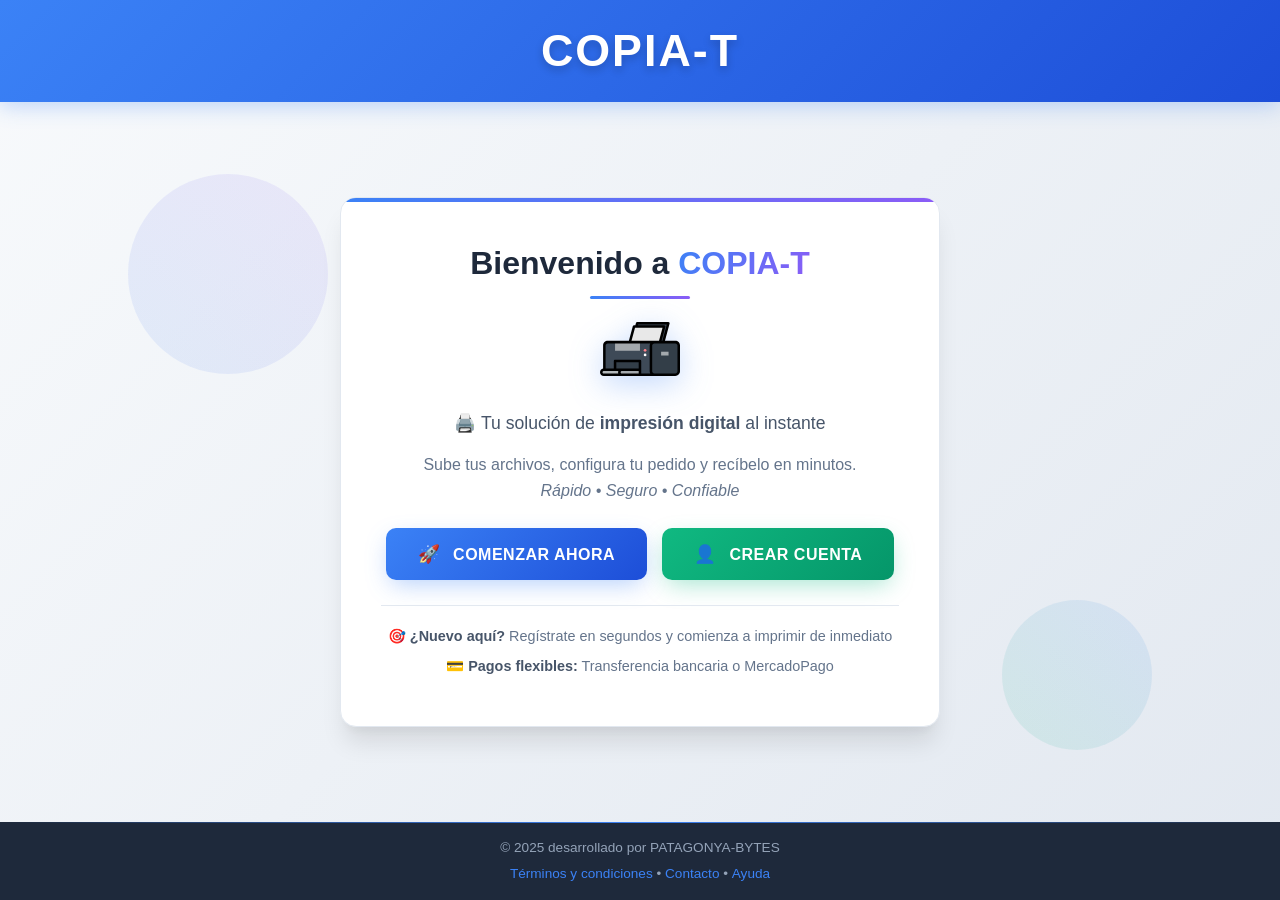
<file: index.html>
<!DOCTYPE html>
<html lang="es">
<head>
    <meta charset="UTF-8">
    <meta name="viewport" content="width=device-width, initial-scale=1.0">
    <title>COPIA-T - Tu Solución de Impresión Digital</title>
    <meta name="description" content="COPIA-T - Servicio de impresión y copiado digital rápido, seguro y confiable. Sube tus archivos y recibe tu pedido en minutos.">    <link rel="stylesheet" href="assets/css/index.css">
    <link rel="icon" href="assets/images/printer-print-svgrepo-com.svg" type="image/svg+xml">
</head>
<body>
    <!-- Partículas animadas de fondo -->
    <div class="particles" id="particles"></div>
    
    <header>
        <h1>COPIA-T</h1>
    </header>
    
    <section>
        <article>
            <h2>Bienvenido a <span class="highlight">COPIA-T</span></h2>
            <img src="assets/images/printer-print-svgrepo-com.svg" alt="COPIA-T Logo" class="logo">
            
            <p>🖨️ Tu solución de <strong>impresión digital</strong> al instante</p>
            <p>Sube tus archivos, configura tu pedido y recíbelo en minutos. <br>
               <em>Rápido • Seguro • Confiable</em></p>

            <div class="buttons">
                <a href="pages/auth/login.html" class="button">
                    <span class="button-icon">🚀</span>
                    Comenzar Ahora
                </a>
                <a href="pages/auth/registro.html" class="button">
                    <span class="button-icon">👤</span>
                    Crear Cuenta
                </a>
            </div>
            
            <!-- Información adicional -->
            <div class="info-extra">
                <p class="info-text">
                    <strong>🎯 ¿Nuevo aquí?</strong> Regístrate en segundos y comienza a imprimir de inmediato
                </p>
                <p class="info-text">
                    <strong>💳 Pagos flexibles:</strong> Transferencia bancaria o MercadoPago
                </p>
            </div>
        </article>
    </section>
      <footer>
        <p>&copy; 2025 desarrollado por PATAGONYA-BYTES</p>
        <p>
            <a href="terms.html">Términos y condiciones</a> • 
            <a href="#" onclick="mostrarContacto()">Contacto</a> • 
            <a href="#" onclick="mostrarAyuda()">Ayuda</a>
        </p>
    </footer>

    <!-- Modal Dialog para Cerrar Sesión -->
    <div id="modal" class="modal-overlay">
        <div class="modal-dialog">
            <div class="modal-header">
                <h3 id="modal-title">Cerrar Sesión</h3>
                <button class="modal-close" onclick="closeModal()">&times;</button>
            </div>
            <div class="modal-body">
                <div id="modal-icon" class="modal-icon confirm">🚪</div>
                <p id="modal-message">¿Estás seguro de que quieres cerrar sesión?</p>
            </div>
            <div class="modal-footer" id="modal-actions">
                <button class="btn btn-secondary" onclick="closeModal()">Cancelar</button>
                <button class="btn btn-primary" onclick="confirmarCerrarSesion()">Cerrar Sesión</button>
            </div>
        </div>
    </div>

    <script>
        // ===== EFECTOS DE PARTÍCULAS =====
        function createParticles() {
            const particles = document.getElementById('particles');
            const particleCount = 20;
            
            for (let i = 0; i < particleCount; i++) {
                const particle = document.createElement('div');
                particle.className = 'particle';
                particle.style.left = Math.random() * 100 + '%';
                particle.style.animationDelay = Math.random() * 15 + 's';
                particle.style.animationDuration = (15 + Math.random() * 10) + 's';
                particles.appendChild(particle);
            }
        }

        // ===== FUNCIONES DE INTERACCIÓN =====
        function mostrarContacto() {
            alert('📧 Contacto: info@copia-t.com\n📞 Teléfono: +54 11 1234-5678\n📍 Dirección: Av. Corrientes 1234, CABA');
        }

        function mostrarAyuda() {
            alert('❓ ¿Necesitas ayuda?\n\n1. Regístrate o inicia sesión\n2. Sube tus archivos PDF\n3. Configura tu pedido\n4. Realiza el pago\n5. ¡Recoge tu pedido!\n\n✨ ¡Es así de fácil!');
        }

        // ===== ANIMACIONES DINÁMICAS =====
        function addDynamicEffects() {
            const logo = document.querySelector('.logo');
            const buttons = document.querySelectorAll('.button');
            
            // Efecto de hover mejorado para el logo
            logo.addEventListener('mouseenter', () => {
                logo.style.filter = 'drop-shadow(0 12px 20px rgba(59, 130, 246, 0.5)) hue-rotate(30deg)';
            });
            
            logo.addEventListener('mouseleave', () => {
                logo.style.filter = 'drop-shadow(0 8px 16px rgba(59, 130, 246, 0.3))';
            });
            
            // Efectos de botones mejorados
            buttons.forEach(button => {
                button.addEventListener('mouseenter', (e) => {
                    e.target.style.transform = 'translateY(-3px) scale(1.02)';
                });
                
                button.addEventListener('mouseleave', (e) => {
                    e.target.style.transform = 'translateY(0) scale(1)';
                });
            });
        }

        // ===== INICIALIZACIÓN =====
        document.addEventListener('DOMContentLoaded', () => {
            createParticles();
            addDynamicEffects();
            
            // Mensaje de bienvenida
            setTimeout(() => {
                console.log('🎉 ¡Bienvenido a COPIA-T! La mejor experiencia de impresión digital te espera.');
            }, 2000);
        });        // ===== DETECTAR USUARIO LOGUEADO =====
        window.addEventListener('load', () => {
            const usuarioLogueado = localStorage.getItem('usuarioLogueado');
            const adminLogueado = localStorage.getItem('adminLogueado');
            const empleadoLogueado = localStorage.getItem('empleadoLogueado');
            
            if (adminLogueado) {
                const admin = JSON.parse(adminLogueado);
                const buttonsDiv = document.querySelector('.buttons');
                buttonsDiv.innerHTML = `
                    <div class="welcome-back">
                        <p>👑 ¡Bienvenido <strong>Administrador</strong>!</p>                        <a href="pages/admin/panelAdmin.html" class="button">
                            <span class="button-icon">🛠️</span>
                            Panel de Administración
                        </a>
                        <a href="pages/orders/crearPedido.html" class="button">
                            <span class="button-icon">🖨️</span>
                            Crear Nuevo Pedido
                        </a>
                        <button onclick="cerrarSesion()" class="button secondary">
                            <span class="button-icon">🚪</span>
                            Cerrar Sesión
                        </button>
                    </div>
                `;
            } else if (empleadoLogueado) {
                const empleado = JSON.parse(empleadoLogueado);
                const buttonsDiv = document.querySelector('.buttons');
                buttonsDiv.innerHTML = `
                    <div class="welcome-back">
                        <p>👨‍💼 ¡Bienvenido <strong>Empleado</strong>!</p>                        <a href="pages/client/panelEmpleado.html" class="button">
                            <span class="button-icon">📋</span>
                            Panel de Empleado
                        </a>
                        <a href="pages/orders/crearPedido.html" class="button">
                            <span class="button-icon">🖨️</span>
                            Crear Nuevo Pedido
                        </a>
                        <button onclick="cerrarSesion()" class="button secondary">
                            <span class="button-icon">🚪</span>
                            Cerrar Sesión
                        </button>
                    </div>
                `;
            } else if (usuarioLogueado) {
                const usuario = JSON.parse(usuarioLogueado);
                const buttonsDiv = document.querySelector('.buttons');
                buttonsDiv.innerHTML = `
                    <div class="welcome-back">
                        <p>👋 ¡Bienvenido de vuelta, <strong>${usuario.nombre || usuario.email}</strong>!</p>                        <a href="pages/orders/crearPedido.html" class="button">
                            <span class="button-icon">🖨️</span>
                            Crear Nuevo Pedido
                        </a>
                        <button onclick="cerrarSesion()" class="button secondary">
                            <span class="button-icon">🚪</span>
                            Cerrar Sesión
                        </button>
                    </div>
                `;
            }
        });        function cerrarSesion() {
            showModal();
        }

        // ===== FUNCIONES DEL MODAL =====
        function showModal() {
            const modal = document.getElementById('modal');
            modal.style.display = 'flex';
            setTimeout(() => {
                modal.classList.add('show');
            }, 10);
        }

        function closeModal() {
            const modal = document.getElementById('modal');
            modal.classList.remove('show');
            setTimeout(() => {
                modal.style.display = 'none';
            }, 300);
        }        function confirmarCerrarSesion() {
            localStorage.removeItem('usuarioLogueado');
            localStorage.removeItem('adminLogueado');
            localStorage.removeItem('empleadoLogueado');
            localStorage.removeItem('pedidoActual');
            localStorage.removeItem('pagoCompleto');
            closeModal();
            setTimeout(() => {
                location.reload();
            }, 300);
        }

        // Cerrar modal al hacer clic fuera de él
        document.addEventListener('DOMContentLoaded', () => {
            const modal = document.getElementById('modal');
            modal.addEventListener('click', (e) => {
                if (e.target === modal) {
                    closeModal();
                }
            });
        });
    </script>
</body>
</html>
</file>
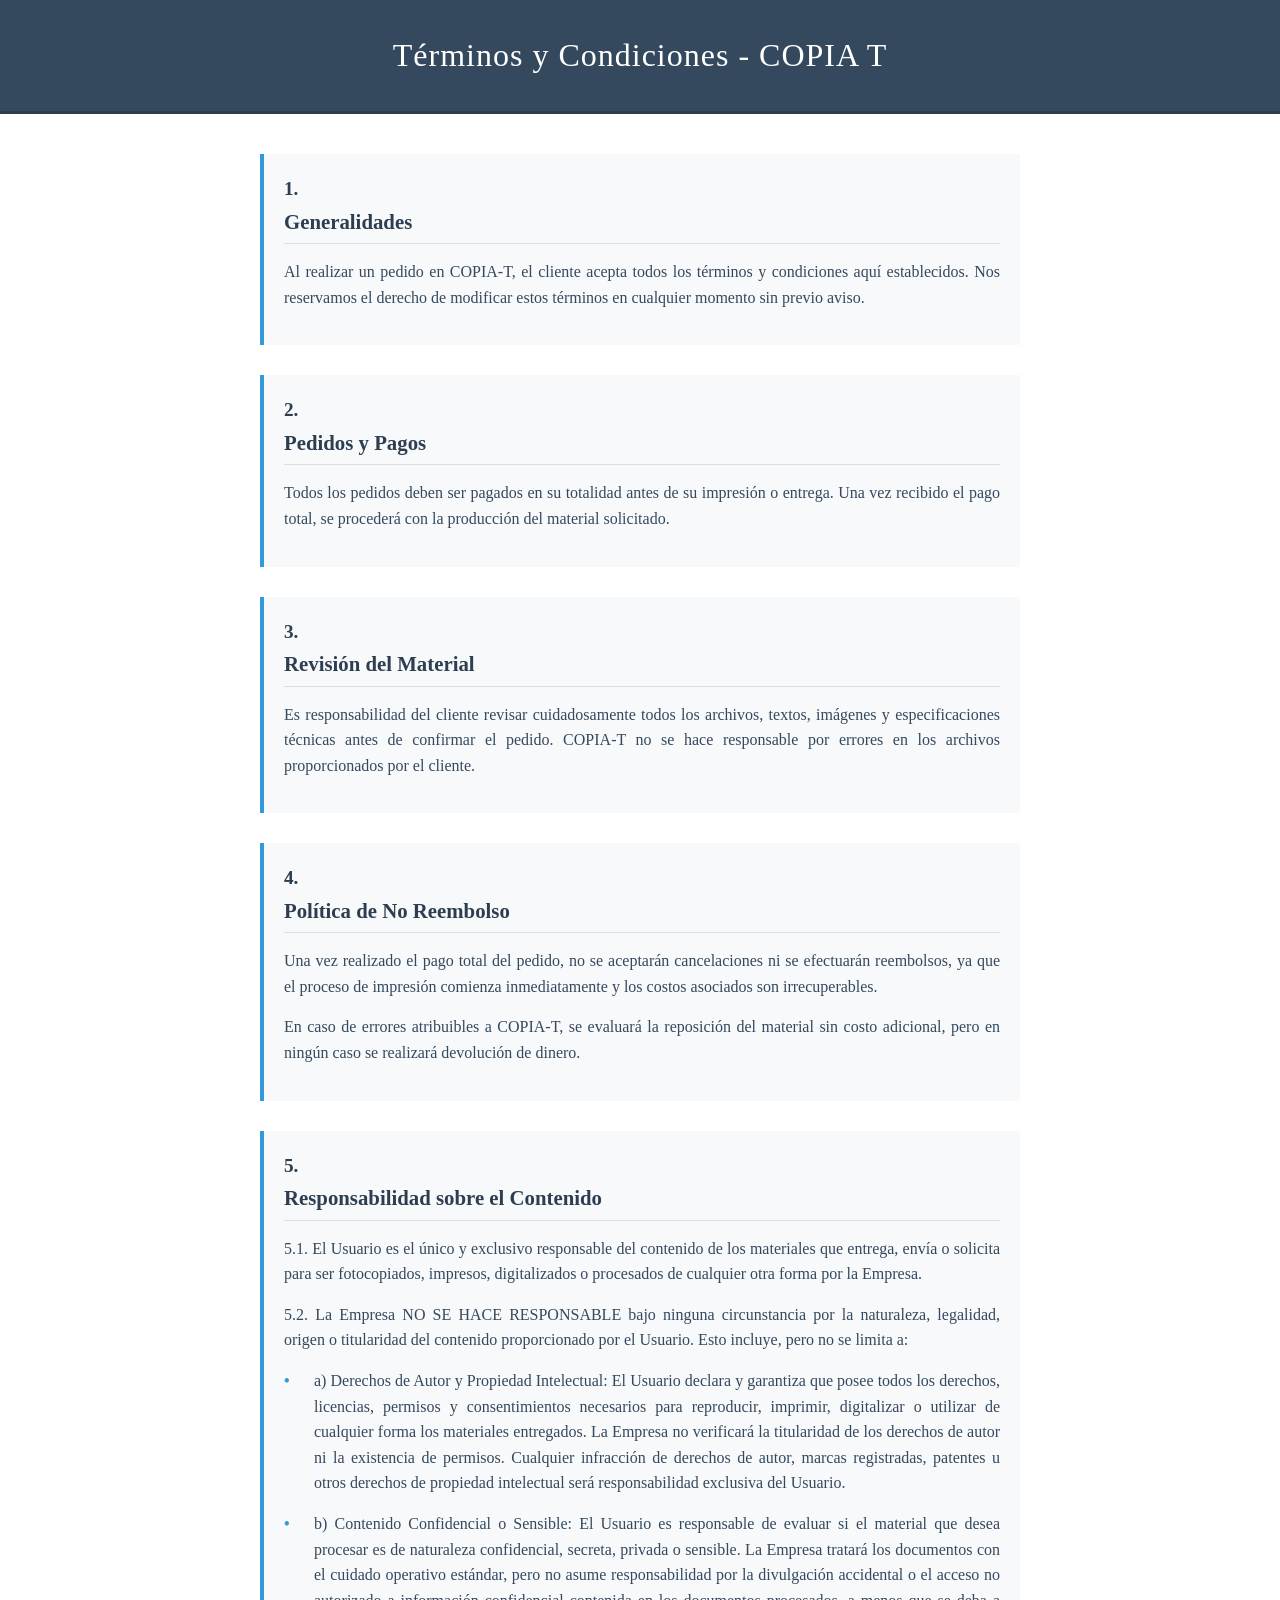
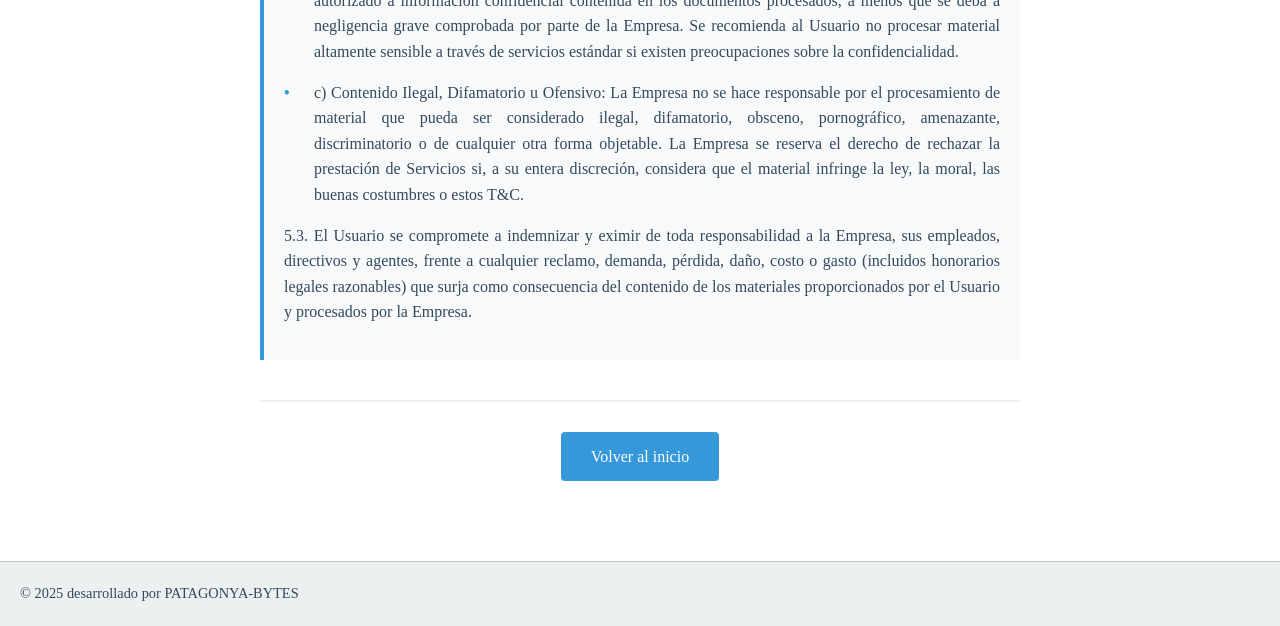
<file: terms.html>
<!DOCTYPE html>
<html lang="en">

<head>
    <meta charset="UTF-8">
    <meta name="viewport" content="width=device-width, initial-scale=1.0">
    <title>Términos y Condiciones</title>    <link rel="stylesheet" href="assets/css/terms.css">
    <link rel="icon" href="assets/images/printer-print-svgrepo-com.svg" type="image/svg+xml">
</head>

<body>
    <header>
        <h1>Términos y Condiciones - COPIA T</h1>
    </header>
    <section>
        <article class="terms-conditions">
            <ol>
                <li>
                    <h2>Generalidades</h2>
                    <p>Al realizar un pedido en COPIA-T, el cliente acepta todos los términos y condiciones aquí
                        establecidos. Nos reservamos el derecho de modificar estos términos en cualquier momento sin
                        previo aviso.</p>
                </li>
                <li>
                    <h2>Pedidos y Pagos</h2>
                    <p>Todos los pedidos deben ser pagados en su totalidad antes de su impresión o entrega. Una vez
                        recibido el pago total, se procederá con la producción del material solicitado.</p>
                </li>
                <li>
                    <h2>Revisión del Material</h2>
                    <p>Es responsabilidad del cliente revisar cuidadosamente todos los archivos, textos, imágenes y
                        especificaciones técnicas antes de confirmar el pedido. COPIA-T no se hace responsable por
                        errores en los archivos proporcionados por el cliente.</p>
                </li>
                <li>
                    <h2>Política de No Reembolso</h2>
                    <p>Una vez realizado el pago total del pedido, no se aceptarán cancelaciones ni se efectuarán
                        reembolsos, ya que el proceso de impresión comienza inmediatamente y los costos asociados son
                        irrecuperables.</p>
                    <p>En caso de errores atribuibles a COPIA-T, se evaluará la reposición del material sin costo
                        adicional, pero en ningún caso se realizará devolución de dinero.</p>
                </li>                <li>
                    <h2>Responsabilidad sobre el Contenido</h2>
                    <p>5.1. El Usuario es el único y exclusivo responsable del contenido de los materiales que
                    entrega, envía o solicita para ser fotocopiados, impresos, digitalizados o procesados de cualquier
                    otra forma por la Empresa.</p>
                    <p>5.2. La Empresa NO SE HACE RESPONSABLE bajo ninguna circunstancia por la naturaleza, legalidad,
                        origen o titularidad del contenido proporcionado por el Usuario. Esto incluye, pero no se limita
                        a:</p>
                    <ul>
                        <li>
                            <p>a) Derechos de Autor y Propiedad Intelectual: El Usuario declara y garantiza que posee
                                todos los derechos, licencias, permisos y consentimientos necesarios para reproducir,
                                imprimir, digitalizar o utilizar de cualquier forma los materiales entregados. La
                                Empresa no verificará la titularidad de los derechos de autor ni la existencia de
                                permisos. Cualquier infracción de derechos de autor, marcas registradas, patentes u
                                otros derechos de propiedad intelectual será responsabilidad exclusiva del Usuario.</p>
                        </li>
                        <li>
                            <p>b) Contenido Confidencial o Sensible: El Usuario es responsable de evaluar si el material
                                que desea procesar es de naturaleza confidencial, secreta, privada o sensible. La
                                Empresa tratará los documentos con el cuidado operativo estándar, pero no asume
                                responsabilidad por la divulgación accidental o el acceso no autorizado a información
                                confidencial contenida en los documentos procesados, a menos que se deba a negligencia
                                grave comprobada por parte de la Empresa. Se recomienda al Usuario no procesar material
                                altamente sensible a través de servicios estándar si existen preocupaciones sobre la
                                confidencialidad.</p>
                        </li>
                        <li>
                            <p>c) Contenido Ilegal, Difamatorio u Ofensivo: La Empresa no se hace responsable por el
                                procesamiento de material que pueda ser considerado ilegal, difamatorio, obsceno,
                                pornográfico, amenazante, discriminatorio o de cualquier otra forma objetable. La
                                Empresa se reserva el derecho de rechazar la prestación de Servicios si, a su entera
                                discreción, considera que el material infringe la ley, la moral, las buenas costumbres o
                                estos T&C.</p>
                        </li>
                    </ul>                    <p>5.3. El Usuario se compromete a indemnizar y eximir de toda responsabilidad a la Empresa, sus
                        empleados, directivos y agentes, frente a cualquier reclamo, demanda, pérdida, daño, costo o
                        gasto (incluidos honorarios legales razonables) que surja como consecuencia del contenido de los
                        materiales proporcionados por el Usuario y procesados por la Empresa.</p>
                </li>
            </ol>
            
            <div class="action-buttons">
                <a href="index.html" class="btn-back">Volver al inicio</a>
            </div>
        </article>    </section>
    <footer>
        <p>&copy; 2025 desarrollado por PATAGONYA-BYTES</p>
    </footer>
</body>

</html>
</file>
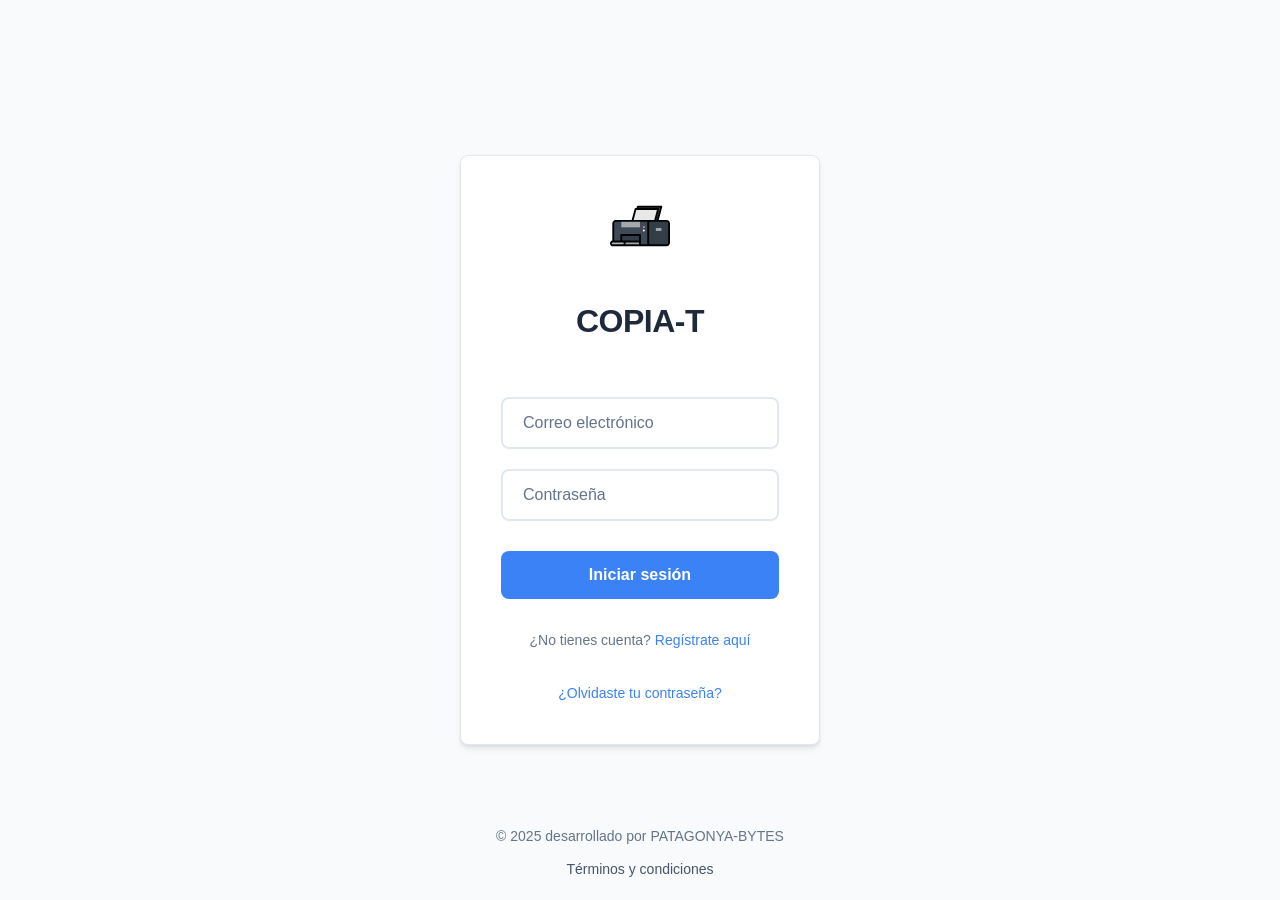
<file: pages/admin/panelAdmin.html>
<!DOCTYPE html>
<html lang="es">

<head>
    <meta charset="UTF-8">
    <meta name="viewport" content="width=device-width, initial-scale=1.0">
    <title>Panel de Administración - COPIA-T</title>    <link rel="stylesheet" href="../../assets/css/panelAdmin.css">
    <link rel="icon" href="../../assets/images/printer-print-svgrepo-com.svg" type="image/svg+xml">
</head>

<body>
    <header>
        <div class="header-content">
            <img src="../../assets/images/printer-print-svgrepo-com.svg" alt="COPIA-T Logo" class="header-logo">
            <h1>🛠️ Panel de Administración - COPIA-T</h1>
            <div class="header-actions">
                <button onclick="cerrarSesion()" class="logout-btn">
                    <span>🚪</span> Cerrar Sesión
                </button>
            </div>
        </div>
    </header>
    <main>
        <section class="orders-management">
            <div class="orders-header">
                <h2>📋 Gestión de Pedidos (Admin)</h2>
                <div class="orders-controls">
                    <select id="filtroEstado" class="filter-select">
                        <option value="">Todos los estados</option>
                        <option value="pendiente">Pendiente</option>
                        <option value="en_proceso">En Proceso</option>
                        <option value="completado">Completado</option>
                        <option value="cancelado">Cancelado</option>
                    </select>
                    <button onclick="actualizarPedidos()" class="refresh-btn">🔄 Actualizar</button>
                </div>
            </div>

            <div class="orders-table">
                <table id="tablaPedidos">
                    <thead>
                        <tr>
                            <th>N° Pedido</th>
                            <th>Cliente</th>
                            <th>Estado</th>
                            <th>Fecha</th>
                            <th>Total</th>
                            <th>Empleado</th>
                            <th>Acciones</th>
                        </tr>
                    </thead>
                    <tbody id="listaPedidos">
                        <!-- Los pedidos se cargarán dinámicamente -->
                    </tbody>
                </table>
            </div>
        </section>        <section class="admin-tools">
            <h3>🛠️ Herramientas de Administración</h3>
            <div class="tools-grid">
                <div class="tool-card">
                    <div class="card-icon">👨‍💼</div>
                    <h4>Gestionar Empleados</h4>
                    <p>Administrar personal y permisos</p>
                    <button onclick="mostrarGestionEmpleados()" class="tool-button">Gestionar</button>
                </div>
                <div class="tool-card">
                    <div class="card-icon">💰</div>
                    <h4>Gestionar Precios</h4>
                    <p>Configurar tarifas y costos</p>
                    <button onclick="mostrarGestionPrecios()" class="tool-button">Configurar</button>
                </div>
            </div>
        </section>

        <!-- Modal para Gestión de Empleados -->
        <div id="modalEmpleados" class="modal-overlay" style="display: none;">
            <div class="modal-dialog">
                <div class="modal-header">
                    <h3>👥 Gestión de Empleados</h3>
                    <button class="modal-close" onclick="cerrarModal('modalEmpleados')">&times;</button>
                </div>
                <div class="modal-body">
                    <div class="empleados-controls">
                        <button onclick="agregarEmpleado()" class="btn btn-primary">➕ Agregar Empleado</button>
                    </div>
                    <table id="tablaEmpleados" class="modal-table">
                        <thead>
                            <tr>
                                <th>ID</th>
                                <th>Nombre</th>
                                <th>Email</th>
                                <th>Estado</th>
                                <th>Acciones</th>
                            </tr>
                        </thead>
                        <tbody id="listaEmpleados">
                            <!-- Se cargará dinámicamente -->
                        </tbody>
                    </table>
                </div>
            </div>
        </div>

        <!-- Modal para Gestión de Precios -->
        <div id="modalPrecios" class="modal-overlay" style="display: none;">
            <div class="modal-dialog">
                <div class="modal-header">
                    <h3>💰 Gestión de Precios</h3>
                    <button class="modal-close" onclick="cerrarModal('modalPrecios')">&times;</button>
                </div>
                <div class="modal-body">
                    <div class="precios-grid">
                        <div class="precio-item">
                            <label>Impresión A4 B/N:</label>
                            <input type="number" id="precioA4BN" value="50" step="10"> pesos
                        </div>
                        <div class="precio-item">
                            <label>Impresión A4 Color:</label>
                            <input type="number" id="precioA4Color" value="150" step="10"> pesos
                        </div>
                        <div class="precio-item">
                            <label>Impresión A3 B/N:</label>
                            <input type="number" id="precioA3BN" value="100" step="10"> pesos
                        </div>
                        <div class="precio-item">
                            <label>Impresión A3 Color:</label>
                            <input type="number" id="precioA3Color" value="300" step="10"> pesos
                        </div>
                    </div>
                    <div class="modal-footer">
                        <button onclick="guardarPrecios()" class="btn btn-primary">💾 Guardar Cambios</button>
                    </div>
                </div>
            </div>        </div>

        <!-- Modal para Agregar Empleado -->
        <div id="modalAgregarEmpleado" class="modal-overlay" style="display: none;">
            <div class="modal-dialog">
                <div class="modal-header">
                    <h3>➕ Agregar Empleado</h3>
                    <button class="modal-close" onclick="cerrarModal('modalAgregarEmpleado')">&times;</button>
                </div>
                <div class="modal-body">
                    <div class="form-group">
                        <label for="nombreEmpleado">Nombre del Empleado:</label>
                        <input type="text" id="nombreEmpleado" class="form-input" placeholder="Ingrese el nombre completo">
                    </div>
                    <div class="form-group">
                        <label for="emailEmpleado">Email del Empleado:</label>
                        <input type="email" id="emailEmpleado" class="form-input" placeholder="empleado@copia-t.com">
                    </div>
                </div>
                <div class="modal-footer">
                    <button onclick="cerrarModal('modalAgregarEmpleado')" class="btn btn-secondary">Cancelar</button>
                    <button onclick="confirmarAgregarEmpleado()" class="btn btn-primary">➕ Agregar</button>
                </div>
            </div>
        </div>

        <!-- Modal para Editar Empleado -->
        <div id="modalEditarEmpleado" class="modal-overlay" style="display: none;">
            <div class="modal-dialog">
                <div class="modal-header">
                    <h3>✏️ Editar Empleado</h3>
                    <button class="modal-close" onclick="cerrarModal('modalEditarEmpleado')">&times;</button>
                </div>
                <div class="modal-body">
                    <div class="form-group">
                        <label for="editarNombreEmpleado">Nombre del Empleado:</label>
                        <input type="text" id="editarNombreEmpleado" class="form-input">
                    </div>
                    <div class="form-group">
                        <label for="editarEmailEmpleado">Email del Empleado:</label>
                        <input type="email" id="editarEmailEmpleado" class="form-input">
                    </div>
                </div>
                <div class="modal-footer">
                    <button onclick="cerrarModal('modalEditarEmpleado')" class="btn btn-secondary">Cancelar</button>
                    <button onclick="confirmarEditarEmpleado()" class="btn btn-primary">💾 Guardar</button>
                </div>
            </div>
        </div>

        <!-- Modal de Confirmación -->
        <div id="modalConfirmacion" class="modal-overlay" style="display: none;">
            <div class="modal-dialog modal-small">
                <div class="modal-header">
                    <h3 id="tituloConfirmacion">Confirmar Acción</h3>
                    <button class="modal-close" onclick="cerrarModal('modalConfirmacion')">&times;</button>
                </div>
                <div class="modal-body">
                    <div class="confirmacion-icon">⚠️</div>
                    <p id="mensajeConfirmacion">¿Estás seguro de realizar esta acción?</p>
                </div>
                <div class="modal-footer">
                    <button onclick="cerrarModal('modalConfirmacion')" class="btn btn-secondary">Cancelar</button>
                    <button id="btnConfirmar" onclick="ejecutarAccionConfirmada()" class="btn btn-danger">Confirmar</button>
                </div>
            </div>
        </div>
    </main>

    <footer>
        <div class="footer-content">
            <p>&copy; 2025 desarrollado por PATAGONYA-BYTES</p>
            <p>Panel de <strong>Administrador</strong></p>
        </div>
    </footer>

    <script>
        // Datos de ejemplo de pedidos con información de empleado
        const pedidosEjemplo = [
            {
                id: 22343,
                cliente: "Juan Pérez",
                estado: "pendiente",
                fecha: "2025-06-16",
                total: "$15.500",
                empleado: "Ana García",
                detalles: {
                    email: "juan.perez@email.com",
                    telefono: "+54 11 1234-5678",
                    archivo: "documento_importante.pdf",
                    cantidad: 25,
                    tipoImpresion: "A4 Color",
                    observaciones: "Urgente para reunión de mañana"
                }
            },
            {
                id: 22344,
                cliente: "María González",
                estado: "en_proceso",
                fecha: "2025-06-16",
                total: "$8.200",
                empleado: "Carlos López",
                detalles: {
                    email: "maria.gonzalez@email.com",
                    telefono: "+54 11 9876-5432",
                    archivo: "presentacion_empresa.pptx",
                    cantidad: 50,
                    tipoImpresion: "A4 B/N",
                    observaciones: "Imprimir en ambas caras"
                }
            },
            {
                id: 22345,
                cliente: "Carlos Rodríguez",
                estado: "completado",
                fecha: "2025-06-15",
                total: "$22.750",
                empleado: "Laura Martín",
                detalles: {
                    email: "carlos.rodriguez@email.com",
                    telefono: "+54 11 5555-1234",
                    archivo: "manual_usuario.docx",
                    cantidad: 100,
                    tipoImpresion: "A4 Color",
                    observaciones: "Encuadernar con espiral"
                }
            }
        ];

        // Datos de ejemplo de empleados
        const empleadosEjemplo = [
            { id: 1, nombre: "Ana García", email: "ana.garcia@copia-t.com", estado: "activo" },
            { id: 2, nombre: "Carlos López", email: "carlos.lopez@copia-t.com", estado: "activo" },
            { id: 3, nombre: "Laura Martín", email: "laura.martin@copia-t.com", estado: "inactivo" },
            { id: 4, nombre: "Diego Fernández", email: "diego.fernandez@copia-t.com", estado: "activo" }
        ];

        // Función para cerrar sesión
        function cerrarSesion() {
            if (confirm('¿Estás seguro de que quieres cerrar sesión de administrador?')) {
                localStorage.removeItem('adminLogueado');
                localStorage.removeItem('usuarioLogueado');
                localStorage.removeItem('empleadoLogueado');
                window.location.href = '../auth/login.html';
            }
        }

        // Función para cambiar estado del pedido
        function cambiarEstado(pedidoId, nuevoEstado) {
            console.log(`Admin cambiando estado del pedido ${pedidoId} a ${nuevoEstado}`);
            cargarPedidos();
        }

        // Función para mostrar/ocultar detalles del pedido
        function toggleDetalles(pedidoId) {
            const detallesRow = document.getElementById(`detalles-${pedidoId}`);
            if (detallesRow.style.display === 'none' || detallesRow.style.display === '') {
                detallesRow.style.display = 'table-row';
            } else {
                detallesRow.style.display = 'none';
            }
        }

        // Función para cargar y mostrar pedidos
        function cargarPedidos() {
            const tbody = document.getElementById('listaPedidos');
            const filtroEstado = document.getElementById('filtroEstado').value;
            
            let pedidosFiltrados = pedidosEjemplo;
            if (filtroEstado) {
                pedidosFiltrados = pedidosEjemplo.filter(pedido => pedido.estado === filtroEstado);
            }

            tbody.innerHTML = '';

            pedidosFiltrados.forEach(pedido => {
                // Fila principal del pedido
                const row = document.createElement('tr');
                row.innerHTML = `
                    <td>#${pedido.id}</td>
                    <td>${pedido.cliente}</td>
                    <td>
                        <select onchange="cambiarEstado(${pedido.id}, this.value)" class="estado-select estado-${pedido.estado}">
                            <option value="pendiente" ${pedido.estado === 'pendiente' ? 'selected' : ''}>Pendiente</option>
                            <option value="en_proceso" ${pedido.estado === 'en_proceso' ? 'selected' : ''}>En Proceso</option>
                            <option value="completado" ${pedido.estado === 'completado' ? 'selected' : ''}>Completado</option>
                            <option value="cancelado" ${pedido.estado === 'cancelado' ? 'selected' : ''}>Cancelado</option>
                        </select>
                    </td>
                    <td>${pedido.fecha}</td>
                    <td>${pedido.total}</td>
                    <td>${pedido.empleado}</td>
                    <td>
                        <button onclick="toggleDetalles(${pedido.id})" class="details-btn">
                            👁️ Ver Detalles
                        </button>
                    </td>
                `;
                tbody.appendChild(row);

                // Fila de detalles (inicialmente oculta)
                const detallesRow = document.createElement('tr');
                detallesRow.id = `detalles-${pedido.id}`;
                detallesRow.className = 'detalles-row';
                detallesRow.style.display = 'none';
                detallesRow.innerHTML = `
                    <td colspan="7">
                        <div class="detalles-content">
                            <h4>Detalles del Pedido #${pedido.id}</h4>
                            <div class="detalles-grid">
                                <div class="detalle-item">
                                    <strong>Email:</strong> ${pedido.detalles.email}
                                </div>
                                <div class="detalle-item">
                                    <strong>Teléfono:</strong> ${pedido.detalles.telefono}
                                </div>
                                <div class="detalle-item">
                                    <strong>Archivo:</strong> ${pedido.detalles.archivo}
                                </div>
                                <div class="detalle-item">
                                    <strong>Cantidad:</strong> ${pedido.detalles.cantidad} hojas
                                </div>
                                <div class="detalle-item">
                                    <strong>Tipo de Impresión:</strong> ${pedido.detalles.tipoImpresion}
                                </div>
                                <div class="detalle-item">
                                    <strong>Empleado Asignado:</strong> ${pedido.empleado}
                                </div>
                                <div class="detalle-item">
                                    <strong>Observaciones:</strong> ${pedido.detalles.observaciones}
                                </div>
                            </div>
                        </div>
                    </td>
                `;
                tbody.appendChild(detallesRow);
            });
        }

        // Función para actualizar pedidos
        function actualizarPedidos() {
            cargarPedidos();
        }

        // ===== GESTIÓN DE EMPLEADOS =====
        function mostrarGestionEmpleados() {
            document.getElementById('modalEmpleados').style.display = 'flex';
            cargarEmpleados();
        }

        function cargarEmpleados() {
            const tbody = document.getElementById('listaEmpleados');
            tbody.innerHTML = '';

            empleadosEjemplo.forEach(empleado => {
                const row = document.createElement('tr');
                row.innerHTML = `
                    <td>${empleado.id}</td>
                    <td>${empleado.nombre}</td>
                    <td>${empleado.email}</td>
                    <td>
                        <span class="estado-badge estado-${empleado.estado}">${empleado.estado}</span>
                    </td>
                    <td>
                        <button onclick="editarEmpleado(${empleado.id})" class="btn btn-small">✏️ Editar</button>
                        <button onclick="eliminarEmpleado(${empleado.id})" class="btn btn-small btn-danger">🗑️ Eliminar</button>
                    </td>
                `;
                tbody.appendChild(row);
            });
        }        function agregarEmpleado() {
            document.getElementById('nombreEmpleado').value = '';
            document.getElementById('emailEmpleado').value = '';
            document.getElementById('modalAgregarEmpleado').style.display = 'flex';
        }

        function confirmarAgregarEmpleado() {
            const nombre = document.getElementById('nombreEmpleado').value.trim();
            const email = document.getElementById('emailEmpleado').value.trim();
            
            if (nombre && email) {
                const nuevoEmpleado = {
                    id: empleadosEjemplo.length + 1,
                    nombre: nombre,
                    email: email,
                    estado: 'activo'
                };
                empleadosEjemplo.push(nuevoEmpleado);
                cargarEmpleados();
                cerrarModal('modalAgregarEmpleado');
                mostrarNotificacion('✅ Empleado agregado exitosamente');
            } else {
                mostrarNotificacion('⚠️ Por favor complete todos los campos', 'error');
            }
        }        let empleadoEditandoId = null;

        function editarEmpleado(id) {
            const empleado = empleadosEjemplo.find(e => e.id === id);
            if (empleado) {
                empleadoEditandoId = id;
                document.getElementById('editarNombreEmpleado').value = empleado.nombre;
                document.getElementById('editarEmailEmpleado').value = empleado.email;
                document.getElementById('modalEditarEmpleado').style.display = 'flex';
            }
        }

        function confirmarEditarEmpleado() {
            const nuevoNombre = document.getElementById('editarNombreEmpleado').value.trim();
            const nuevoEmail = document.getElementById('editarEmailEmpleado').value.trim();
            
            if (nuevoNombre && nuevoEmail && empleadoEditandoId) {
                const empleado = empleadosEjemplo.find(e => e.id === empleadoEditandoId);
                if (empleado) {
                    empleado.nombre = nuevoNombre;
                    empleado.email = nuevoEmail;
                    cargarEmpleados();
                    cerrarModal('modalEditarEmpleado');
                    mostrarNotificacion('✅ Empleado actualizado exitosamente');
                    empleadoEditandoId = null;
                }
            } else {
                mostrarNotificacion('⚠️ Por favor complete todos los campos', 'error');
            }
        }        let empleadoEliminarId = null;
        let accionConfirmada = null;

        function eliminarEmpleado(id) {
            const empleado = empleadosEjemplo.find(e => e.id === id);
            if (empleado) {
                empleadoEliminarId = id;
                accionConfirmada = () => {
                    const index = empleadosEjemplo.findIndex(e => e.id === empleadoEliminarId);
                    if (index > -1) {
                        empleadosEjemplo.splice(index, 1);
                        cargarEmpleados();
                        mostrarNotificacion('✅ Empleado eliminado exitosamente');
                        empleadoEliminarId = null;
                    }
                };
                
                document.getElementById('tituloConfirmacion').textContent = '🗑️ Eliminar Empleado';
                document.getElementById('mensajeConfirmacion').textContent = `¿Estás seguro de eliminar al empleado "${empleado.nombre}"? Esta acción no se puede deshacer.`;
                document.getElementById('modalConfirmacion').style.display = 'flex';
            }
        }

        function ejecutarAccionConfirmada() {
            if (accionConfirmada) {
                accionConfirmada();
                accionConfirmada = null;
            }
            cerrarModal('modalConfirmacion');
        }

        // ===== GESTIÓN DE PRECIOS =====
        function mostrarGestionPrecios() {
            document.getElementById('modalPrecios').style.display = 'flex';
        }        function guardarPrecios() {
            const precios = {
                a4bn: document.getElementById('precioA4BN').value,
                a4color: document.getElementById('precioA4Color').value,
                a3bn: document.getElementById('precioA3BN').value,
                a3color: document.getElementById('precioA3Color').value
            };
            
            localStorage.setItem('preciosImpresion', JSON.stringify(precios));
            mostrarNotificacion('💰 Precios actualizados exitosamente');
            cerrarModal('modalPrecios');
        }// ===== FUNCIONES AUXILIARES =====
        function mostrarNotificacion(mensaje, tipo = 'success') {
            // Crear el elemento de notificación
            const notificacion = document.createElement('div');
            notificacion.className = `notificacion ${tipo}`;
            notificacion.textContent = mensaje;
            
            // Estilos en línea para la notificación
            Object.assign(notificacion.style, {
                position: 'fixed',
                top: '20px',
                right: '20px',
                padding: '1rem 1.5rem',
                borderRadius: '8px',
                color: 'white',
                fontWeight: '600',
                zIndex: '9999',
                transform: 'translateX(100%)',
                transition: 'transform 0.3s ease',
                maxWidth: '300px',
                background: tipo === 'error' ? 'linear-gradient(135deg, #ef4444, #dc2626)' : 'linear-gradient(135deg, #10b981, #059669)',
                boxShadow: '0 8px 25px rgba(0, 0, 0, 0.2)'
            });
            
            document.body.appendChild(notificacion);
            
            // Mostrar la notificación
            setTimeout(() => {
                notificacion.style.transform = 'translateX(0)';
            }, 100);
            
            // Ocultar y eliminar después de 3 segundos
            setTimeout(() => {
                notificacion.style.transform = 'translateX(100%)';
                setTimeout(() => {
                    if (notificacion.parentNode) {
                        notificacion.parentNode.removeChild(notificacion);
                    }
                }, 300);
            }, 3000);
        }

        function cerrarModal(modalId) {
            document.getElementById(modalId).style.display = 'none';
        }

        // Verificar si hay administrador logueado y cargar datos
        document.addEventListener('DOMContentLoaded', () => {
            const adminLogueado = localStorage.getItem('adminLogueado');
            if (!adminLogueado) {
                alert('⚠️ Acceso restringido. Redirigiendo al login...');
                window.location.href = '../auth/login.html';
                return;
            }
            
            // Mostrar información del administrador logueado
            const adminData = JSON.parse(adminLogueado);
            console.log(`Administrador logueado: ${adminData.nombre || 'Admin'}`);

            // Cargar datos
            cargarPedidos();

            // Event listener para el filtro
            document.getElementById('filtroEstado').addEventListener('change', cargarPedidos);

            // Cerrar modales al hacer clic fuera
            ['modalEmpleados', 'modalPrecios'].forEach(modalId => {
                const modal = document.getElementById(modalId);
                modal.addEventListener('click', (e) => {
                    if (e.target === modal) {
                        cerrarModal(modalId);
                    }
                });
            });
        });
    </script>
</body>

</html>
</file>
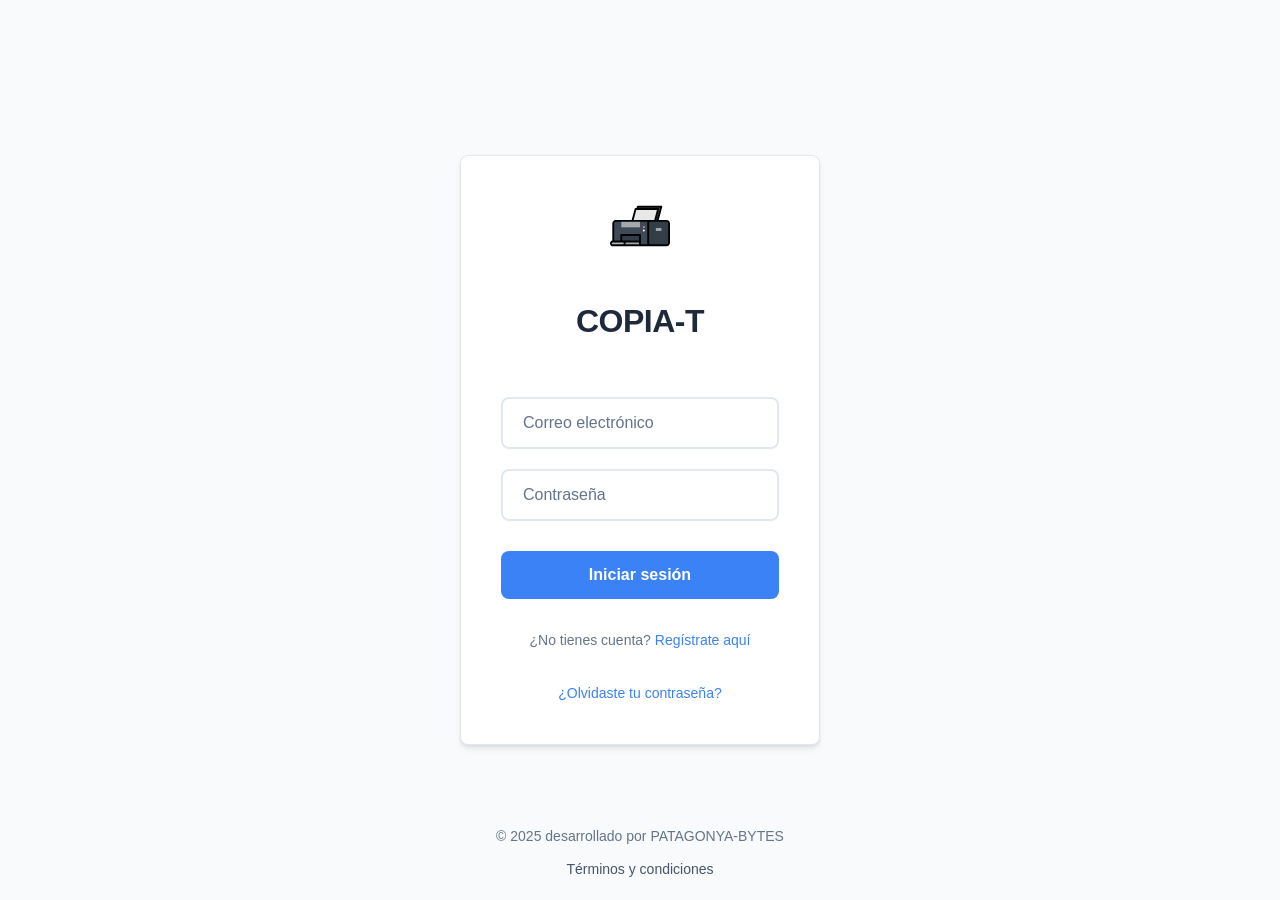
<file: pages/auth/login.html>
<!DOCTYPE html>
<html lang="en">

<head>
    <meta charset="UTF-8">
    <meta name="viewport" content="width=device-width, initial-scale=1.0">
    <title>COPIA-T</title>    <link rel="stylesheet" href="../../assets/css/login.css">
    <link rel="icon" href="../../assets/images/printer-print-svgrepo-com.svg" type="image/svg+xml">
</head>

<body>
    <header>
    </header>
    <section>
        <article>
            <form action="" method="post" id="login-form">
                <img src="../../assets/images/printer-print-svgrepo-com.svg" alt="COPIA-T Logo" class="logo">
                <h1>COPIA-T</h1>
                <input type="email" id="email" name="email" required placeholder="Correo electrónico">
                <input type="password" id="password" name="password" required placeholder="Contraseña">
                <button type="submit">Iniciar sesión</button>
                <p>¿No tienes cuenta? <a href="registro.html">Regístrate aquí</a></p>
                <p><a href="olvidoPasswd.html   ">¿Olvidaste tu contraseña?</a></p>
            </form>
        </article>    </section>
    <footer>
        <p>&copy; 2025 desarrollado por PATAGONYA-BYTES</p>
        <p><a href="../../terms.html">Términos y condiciones</a></p>
    </footer>

    <!-- Modal Dialog -->
    <div id="modal-overlay" class="modal-overlay">
        <div class="modal-dialog">
            <div class="modal-header">
                <h3 id="modal-title">Título</h3>
                <button class="modal-close" onclick="closeModal()">&times;</button>
            </div>
            <div class="modal-body">
                <div id="modal-icon" class="modal-icon"></div>
                <p id="modal-message">Mensaje</p>
            </div>
            <div class="modal-footer">
                <button id="modal-btn-primary" class="modal-btn primary" onclick="closeModal()">Aceptar</button>
                <button id="modal-btn-secondary" class="modal-btn secondary" onclick="closeModal()"
                    style="display: none;">Cancelar</button>
            </div>
        </div>
    </div>

    <script src="../../assets/js/login.js"></script>
</body>

</html>
</file>
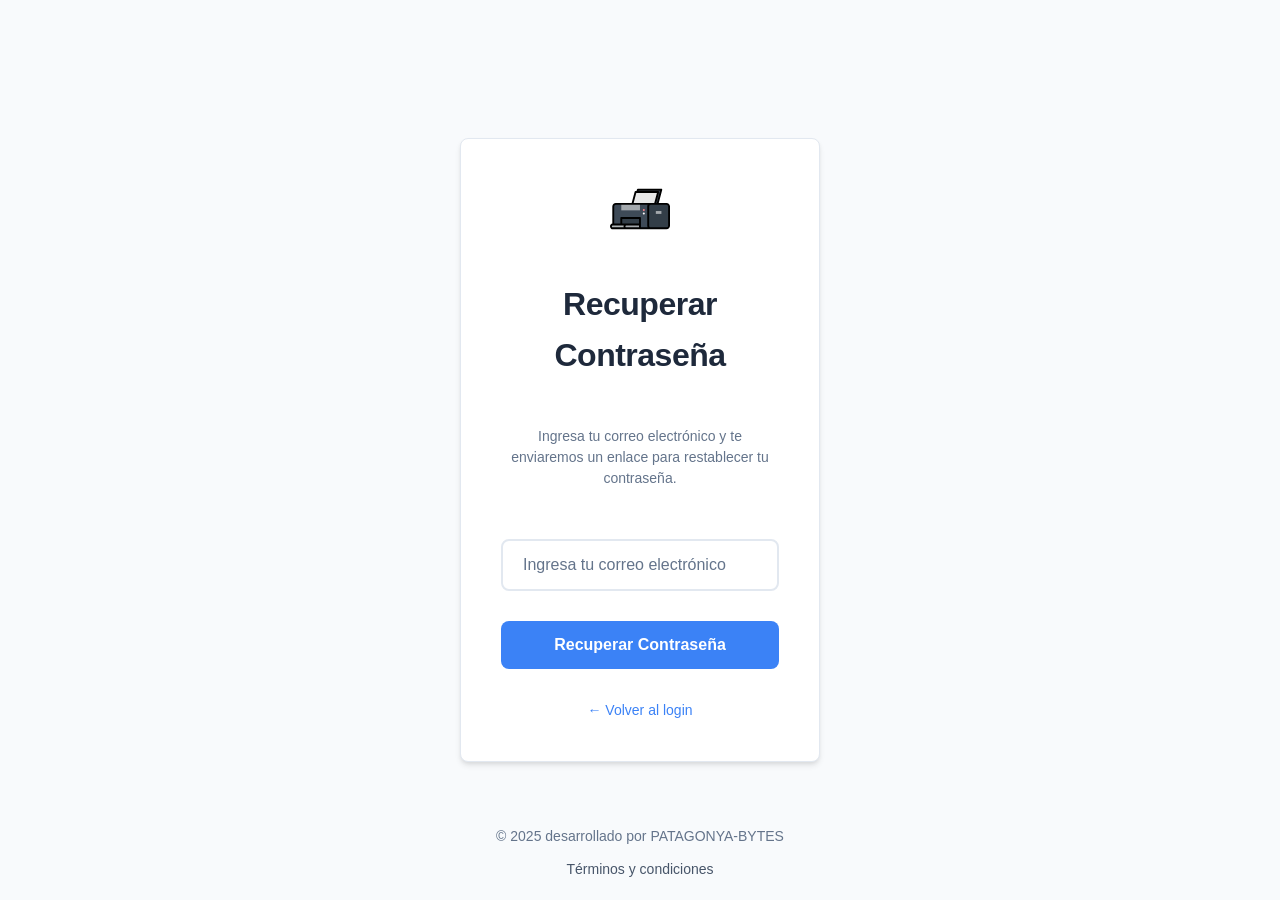
<file: pages/auth/olvidoPasswd.html>
<!DOCTYPE html>
<html lang="en">
<head>
    <meta charset="UTF-8">
    <meta name="viewport" content="width=device-width, initial-scale=1.0">
    <title>Recuperar Contraseña - COPIA-T</title>    <link rel="stylesheet" href="../../assets/css/olvidoPasswd.css">
    <link rel="icon" href="../../assets/images/printer-print-svgrepo-com.svg" type="image/svg+xml">
</head>
<body>
    <header>
    </header>
    <section>
        <article>
            <form action="" method="post" id="forgot-password-form">
                <img src="../../assets/images/printer-print-svgrepo-com.svg" alt="COPIA-T Logo" class="logo">
                <h1>Recuperar Contraseña</h1>
                <p class="description">Ingresa tu correo electrónico y te enviaremos un enlace para restablecer tu contraseña.</p>
                <input placeholder="Ingresa tu correo electrónico" type="email" id="email" name="email" required>
                <button type="submit">Recuperar Contraseña</button>
                <p><a href="login.html">← Volver al login</a></p>
            </form>
        </article>
    </section>    <footer>
        <p>&copy; 2025 desarrollado por PATAGONYA-BYTES</p>
        <p><a href="../../terms.html">Términos y condiciones</a></p>
    </footer>
    
    <script>
        // JavaScript para el formulario de recuperación de contraseña
        document.addEventListener('DOMContentLoaded', function() {
            const form = document.getElementById('forgot-password-form');
            const emailInput = document.getElementById('email');
            const submitButton = form.querySelector('button[type="submit"]');
            
            // Función de validación de email
            function validateEmail(email) {
                const re = /^[^\s@]+@[^\s@]+\.[^\s@]+$/;
                return re.test(email);
            }
            
            // Validación en tiempo real del email
            emailInput.addEventListener('blur', function() {
                if (this.value && !validateEmail(this.value)) {
                    this.classList.add('input-error');
                    this.classList.remove('input-success');
                } else if (this.value && validateEmail(this.value)) {
                    this.classList.add('input-success');
                    this.classList.remove('input-error');
                } else {
                    this.classList.remove('input-error', 'input-success');
                }
            });
            
            // Limpiar estados al escribir
            emailInput.addEventListener('input', function() {
                if (this.classList.contains('input-error')) {
                    this.classList.remove('input-error');
                }
            });
            
            // Manejar envío del formulario
            form.addEventListener('submit', function(e) {
                e.preventDefault();
                
                const email = emailInput.value.trim();
                
                // Validación básica
                if (!email) {
                    alert('Por favor, ingresa tu correo electrónico.');
                    emailInput.focus();
                    return;
                }
                
                if (!validateEmail(email)) {
                    alert('Por favor, ingresa un email válido.');
                    emailInput.classList.add('input-error');
                    emailInput.focus();
                    return;
                }
                
                // Mostrar estado de carga
                submitButton.classList.add('loading');
                submitButton.disabled = true;
                
                // Simular envío de email de recuperación
                setTimeout(() => {
                    // Crear mensaje de éxito
                    const successMessage = document.createElement('div');
                    successMessage.className = 'success-message show';
                    successMessage.innerHTML = `
                        <strong>¡Email enviado!</strong><br>
                        Hemos enviado un enlace de recuperación a <strong>${email}</strong>.<br>
                        Revisa tu bandeja de entrada y spam.
                    `;
                    
                    // Insertar mensaje antes del formulario
                    form.parentNode.insertBefore(successMessage, form);
                    
                    // Limpiar formulario
                    emailInput.value = '';
                    emailInput.classList.remove('input-error', 'input-success');
                    
                    // Remover estado de carga
                    submitButton.classList.remove('loading');
                    submitButton.disabled = false;
                    
                    // Opcional: redirigir al login después de unos segundos
                    setTimeout(() => {
                        if (confirm('¿Quieres volver al login ahora?')) {
                            window.location.href = 'login.html';
                        }
                    }, 3000);
                    
                }, 2000);
            });
        });
    </script>
</body>
</html>
</file>
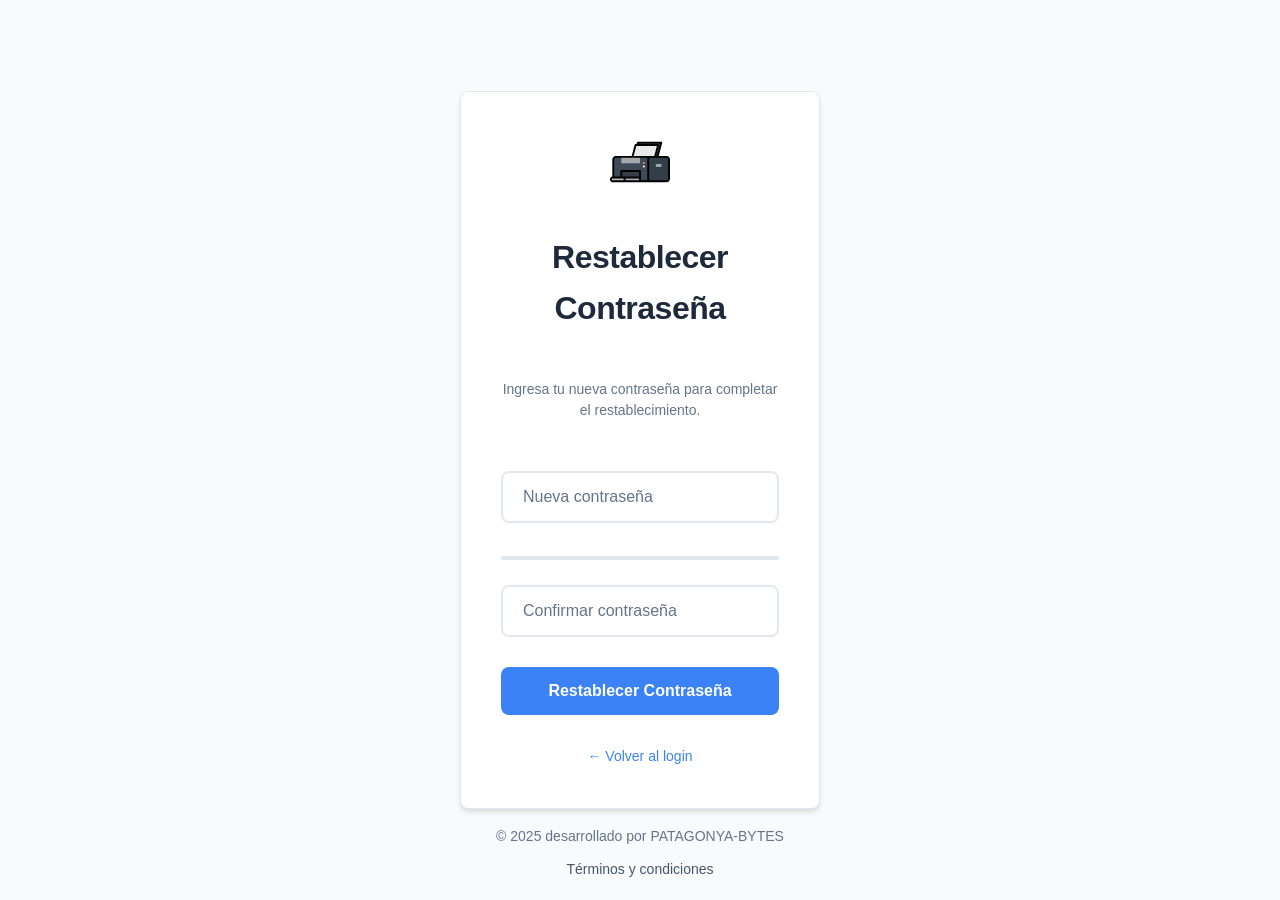
<file: pages/auth/reestablecerPasswd.html>
<!DOCTYPE html>
<html lang="en">
<head>
    <meta charset="UTF-8">
    <meta name="viewport" content="width=device-width, initial-scale=1.0">
    <title>Restablecer Contraseña - COPIA-T</title>    <link rel="stylesheet" href="../../assets/css/reestablecerPasswd.css">
    <link rel="icon" href="../../assets/images/printer-print-svgrepo-com.svg" type="image/svg+xml">
</head>
<body>    <header>
    </header>
    <section>
        <article>
            <form action="" method="post" id="reset-password-form">
                <img src="../../assets/images/printer-print-svgrepo-com.svg" alt="COPIA-T Logo" class="logo">
                <h1>Restablecer Contraseña</h1>
                <p class="description">Ingresa tu nueva contraseña para completar el restablecimiento.</p>
                <input type="password" id="new-password" name="new-password" required placeholder="Nueva contraseña">
                <input type="password" id="confirm-password" name="confirm-password" required placeholder="Confirmar contraseña">
                <button type="submit">Restablecer Contraseña</button>
                <p><a href="login.html">← Volver al login</a></p>
            </form>
        </article>
    </section>    <footer>
        <p>&copy; 2025 desarrollado por PATAGONYA-BYTES</p>
        <p><a href="../../terms.html">Términos y condiciones</a></p>
    </footer>
    <script src="../../assets/js/reestablecerPasswd.js"></script>
</body>
</html>
</file>
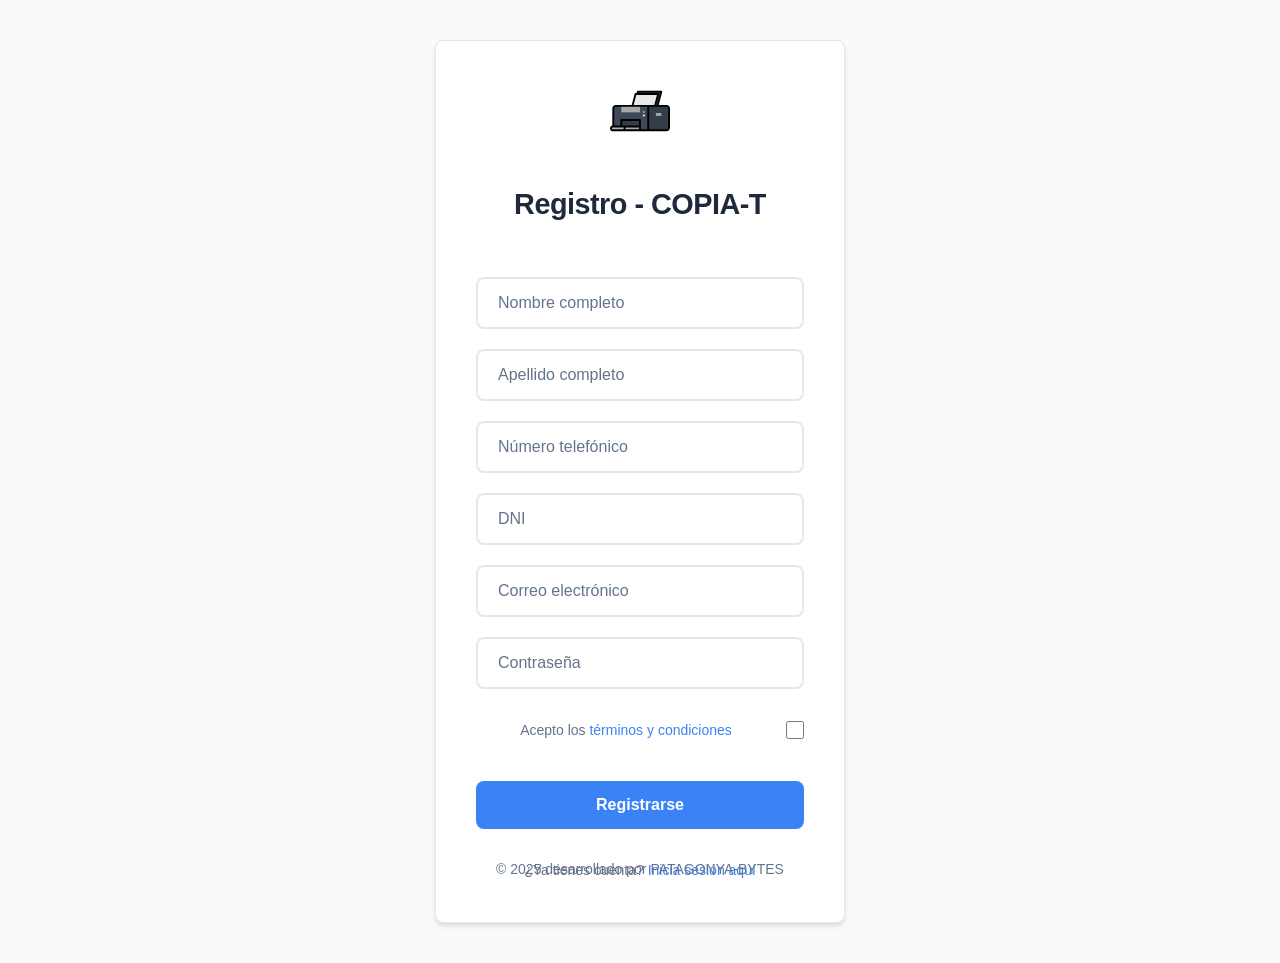
<file: pages/auth/registro.html>
<!DOCTYPE html>
<html lang="en">
<head>
    <meta charset="UTF-8">
    <meta name="viewport" content="width=device-width, initial-scale=1.0">
    <title>Registro - COPIA-T</title>    <link rel="stylesheet" href="../../assets/css/registro.css">
    <link rel="icon" href="../../assets/images/printer-print-svgrepo-com.svg" type="image/svg+xml">

</head>
<body>
    <header>
    </header>
    <section>
        <article>            <form action="" method="post" id="register-form">
                <img src="../../assets/images/printer-print-svgrepo-com.svg" alt="COPIA-T Logo" class="logo">
                <h1>Registro - COPIA-T</h1>
                <input type="text" id="name" name="name" required placeholder="Nombre completo">
                <input type="text" id="surname" name="surname" required placeholder="Apellido completo">
                <input type="tel" id="phone" name="phone" required placeholder="Número telefónico">
                <input type="text" id="dni" name="dni" required placeholder="DNI">
                <input type="email" id="email" name="email" required placeholder="Correo electrónico">
                <input type="password" id="password" name="password" required placeholder="Contraseña">
                <div class="checkbox-container">
                    <p>Acepto los <a href="../../terms.html">términos y condiciones</a></p>
                    <input type="checkbox" id="terms" name="terms" required>
                </div>
                <button type="submit">Registrarse</button>
                <p>¿Ya tienes cuenta? <a href="login.html">Inicia sesión aquí</a></p>
            </form>
        </article>    </section>    <footer>
        <p>&copy; 2025 desarrollado por PATAGONYA-BYTES</p>
    </footer>

    <!-- Modal Dialog -->
    <div id="modal-overlay" class="modal-overlay">
        <div class="modal-dialog">
            <div class="modal-header">
                <h3 id="modal-title">Título</h3>
                <button class="modal-close" onclick="closeModal()">&times;</button>
            </div>
            <div class="modal-body">
                <div id="modal-icon" class="modal-icon"></div>
                <p id="modal-message">Mensaje</p>
            </div>
            <div class="modal-footer">
                <button id="modal-btn-primary" class="modal-btn primary" onclick="closeModal()">Aceptar</button>
                <button id="modal-btn-secondary" class="modal-btn secondary" onclick="closeModal()" style="display: none;">Cancelar</button>
            </div>
        </div>
    </div>

    <script src="../../assets/js/registro.js"></script>
</body>
</html>
</file>
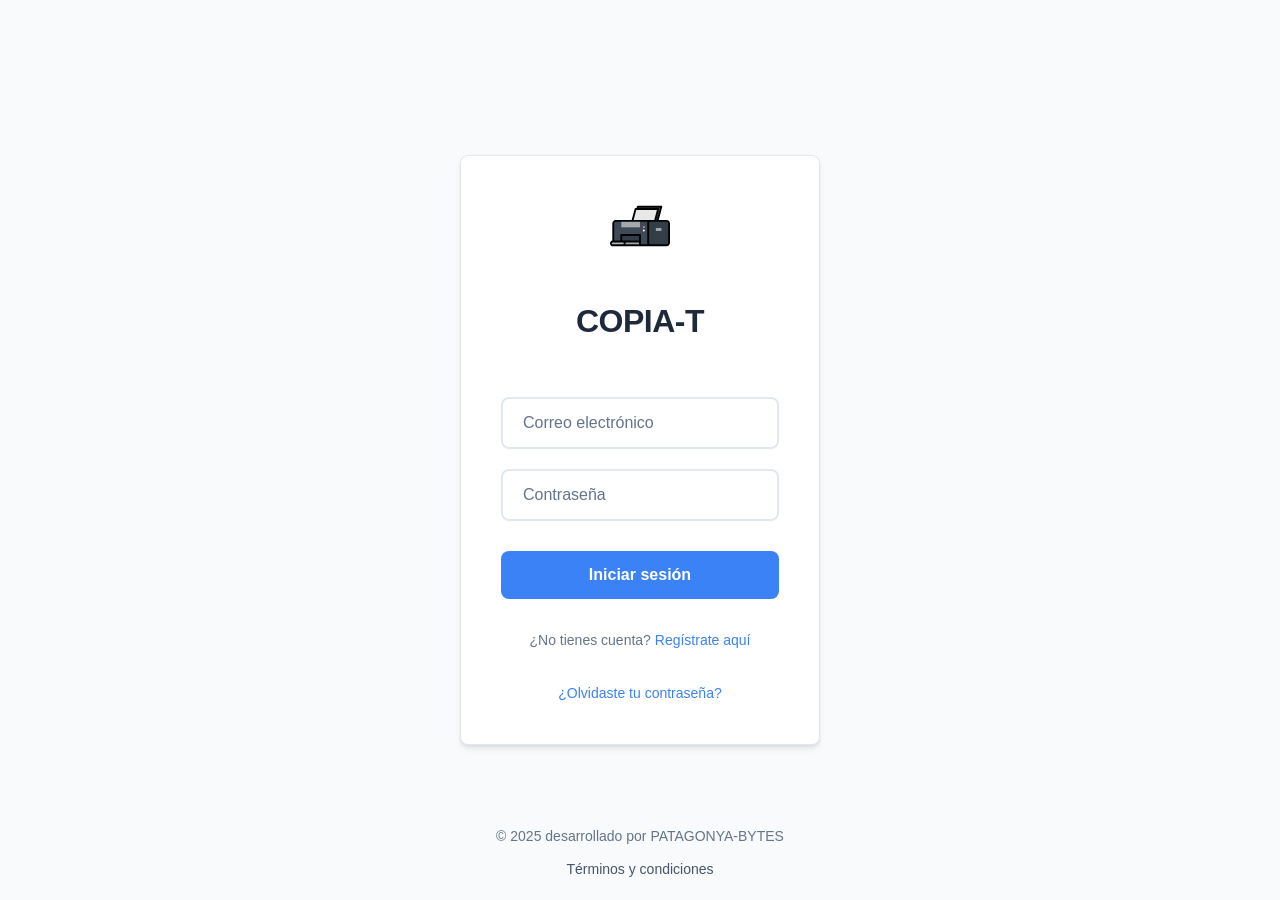
<file: pages/client/panelCliente.html>
<!DOCTYPE html>
<html lang="es">
<head>
    <meta charset="UTF-8">
    <meta name="viewport" content="width=device-width, initial-scale=1.0">
    <title>Panel Personal - COPIA-T</title>
    <link rel="stylesheet" href="../../assets/css/panelCliente.css">
    <link rel="icon" href="../../assets/images/printer-print-svgrepo-com.svg" type="image/svg+xml">
</head>
<body>
    <header>
        <div class="header-content">
            <img src="../../assets/images/printer-print-svgrepo-com.svg" alt="COPIA-T Logo" class="header-logo">
            <h1>👤Panel Personal</h1>
            <button class="logout-btn" onclick="cerrarSesion()">
                <span>🚪</span>
                Cerrar Sesión
            </button>
        </div>
    </header>    <main>
        <!-- Dashboard Principal -->        <section class="dashboard-section">
            <div class="dashboard-grid">
                <!-- Crear Nuevo Pedido -->
                <div class="dashboard-card">
                    <div class="card-icon">🖨️</div>
                    <h3>Crear Nuevo Pedido</h3>
                    <p>Sube tus archivos y configura tu pedido de impresión</p>
                    <a href="../orders/crearPedido.html" class="card-button">Crear Pedido</a>
                </div>
            </div>        </section>
    </main><footer>
        <p>&copy; 2025 desarrollado por PATAGONYA-BYTES</p>
        <p>            <a href="../../terms.html">Términos y condiciones</a> • 
            <a href="../../index.html">Volver al inicio</a>
        </p>
    </footer>

    <!-- Modal para Editar Perfil -->
    <div id="modal-perfil" class="modal-overlay">
        <div class="modal-dialog">
            <div class="modal-header">
                <h3>✏️ Editar Perfil</h3>
                <button class="modal-close" onclick="cerrarModal('modal-perfil')">&times;</button>
            </div>
            <div class="modal-body">
                <form id="form-perfil" class="form-modal">
                    <div class="form-group">
                        <label for="edit-nombre">Nombre completo:</label>
                        <input type="text" id="edit-nombre" name="nombre" required>
                    </div>
                    <div class="form-group">
                        <label for="edit-email">Email:</label>
                        <input type="email" id="edit-email" name="email" required>
                    </div>
                    <div class="form-group">
                        <label for="edit-telefono">Teléfono:</label>
                        <input type="tel" id="edit-telefono" name="telefono">
                    </div>
                </form>
            </div>
            <div class="modal-footer">
                <button class="btn btn-secondary" onclick="cerrarModal('modal-perfil')">Cancelar</button>
                <button class="btn btn-primary" onclick="guardarPerfil()">Guardar Cambios</button>
            </div>
        </div>
    </div>

    <!-- Modal para Cambiar Contraseña -->
    <div id="modal-password" class="modal-overlay">
        <div class="modal-dialog">
            <div class="modal-header">
                <h3>🔐 Cambiar Contraseña</h3>
                <button class="modal-close" onclick="cerrarModal('modal-password')">&times;</button>
            </div>
            <div class="modal-body">
                <form id="form-password" class="form-modal">
                    <div class="form-group">
                        <label for="password-actual">Contraseña actual:</label>
                        <input type="password" id="password-actual" name="passwordActual" required>
                    </div>
                    <div class="form-group">
                        <label for="password-nueva">Nueva contraseña:</label>
                        <input type="password" id="password-nueva" name="passwordNueva" required>
                    </div>
                    <div class="form-group">
                        <label for="password-confirmar">Confirmar nueva contraseña:</label>
                        <input type="password" id="password-confirmar" name="passwordConfirmar" required>
                    </div>
                </form>
            </div>
            <div class="modal-footer">
                <button class="btn btn-secondary" onclick="cerrarModal('modal-password')">Cancelar</button>
                <button class="btn btn-primary" onclick="cambiarPassword()">Cambiar Contraseña</button>
            </div>
        </div>
    </div>

    <!-- Modal para Historial de Pedidos -->
    <div id="modal-historial" class="modal-overlay modal-large">
        <div class="modal-dialog modal-dialog-large">
            <div class="modal-header">
                <h3>📋 Historial de Pedidos</h3>
                <button class="modal-close" onclick="cerrarModal('modal-historial')">&times;</button>
            </div>
            <div class="modal-body">
                <div id="historial-contenido">
                    <!-- Se carga dinámicamente -->
                </div>
            </div>
            <div class="modal-footer">
                <button class="btn btn-primary" onclick="cerrarModal('modal-historial')">Cerrar</button>
            </div>
        </div>
    </div>

    <!-- Modal de Confirmación para Cerrar Sesión -->
    <div id="modal-logout" class="modal-overlay">
        <div class="modal-dialog">
            <div class="modal-header">
                <h3>Cerrar Sesión</h3>
                <button class="modal-close" onclick="cerrarModal('modal-logout')">&times;</button>
            </div>
            <div class="modal-body">
                <div class="modal-icon confirm">🚪</div>
                <p>¿Estás seguro de que quieres cerrar sesión?</p>
            </div>
            <div class="modal-footer">
                <button class="btn btn-secondary" onclick="cerrarModal('modal-logout')">Cancelar</button>
                <button class="btn btn-primary" onclick="confirmarCerrarSesion()">Cerrar Sesión</button>
            </div>
        </div>
    </div>    <!-- Modal General para Notificaciones -->
    <div id="modal-notificacion" class="modal-overlay">
        <div class="modal-dialog">
            <div class="modal-header">
                <h3 id="notif-title">Notificación</h3>
                <button class="modal-close" onclick="cerrarModal('modal-notificacion')">&times;</button>
            </div>
            <div class="modal-body">
                <div id="notif-icon" class="modal-icon"></div>
                <p id="notif-message">Mensaje</p>
            </div>
            <div class="modal-footer">
                <button class="btn btn-primary" onclick="cerrarModal('modal-notificacion')">Aceptar</button>
            </div>
        </div>
    </div>

    <script src="../../assets/js/panelCliente.js"></script>
</body>
</html>
</file>
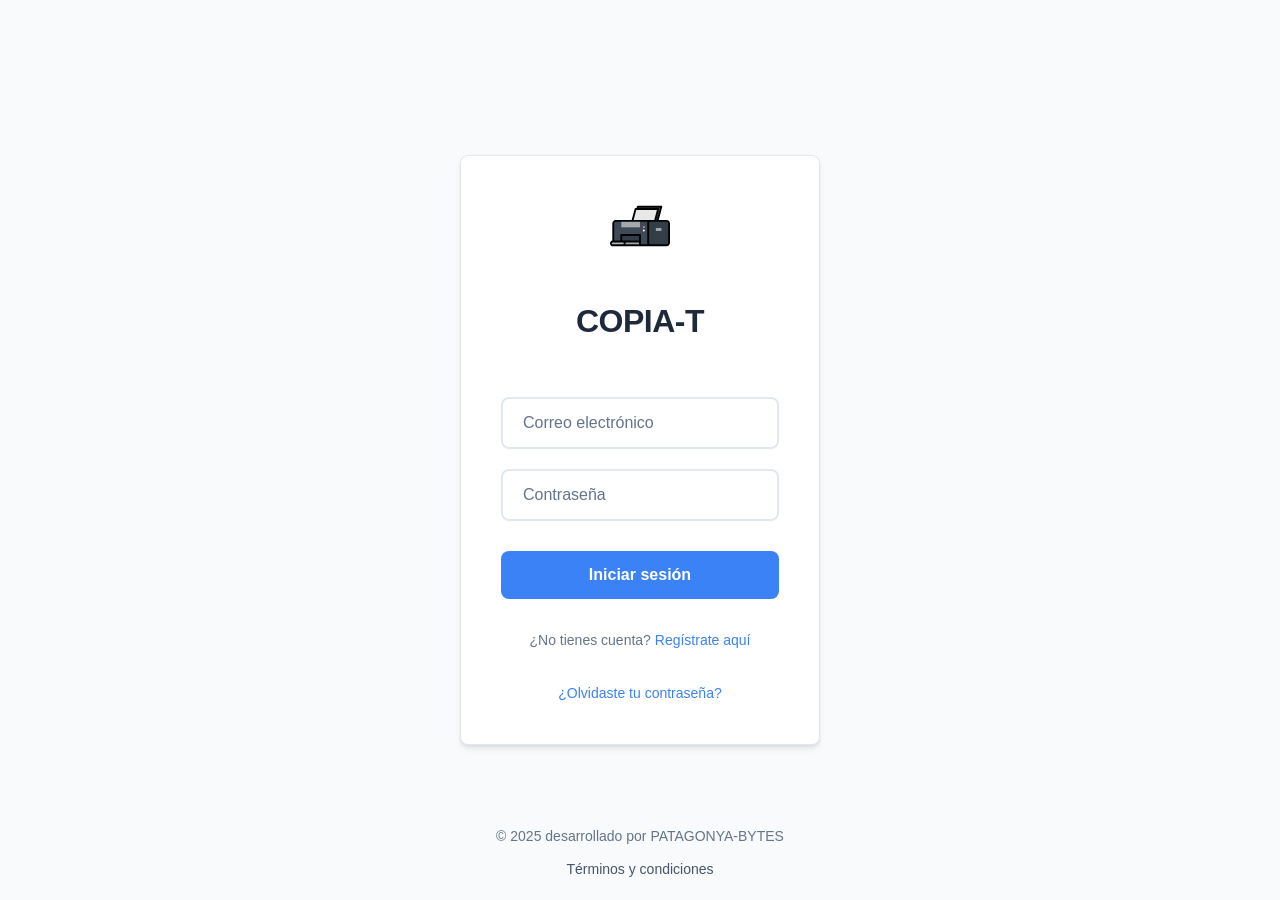
<file: pages/client/panelEmpleado.html>
<!DOCTYPE html>
<html lang="es">
<head>
    <meta charset="UTF-8">
    <meta name="viewport" content="width=device-width, initial-scale=1.0">
    <title>Panel de Empleado - COPIA-T</title>
    <link rel="stylesheet" href="../../assets/css/panelAdmin.css">
    <link rel="icon" href="../../assets/images/printer-print-svgrepo-com.svg" type="image/svg+xml">
</head>
<body>
    <header>
        <div class="header-content">
            <img src="../../assets/images/printer-print-svgrepo-com.svg" alt="COPIA-T Logo" class="header-logo">
            <h1>👨‍💼 Panel de Empleado - COPIA-T</h1>
            <div class="header-actions">
                <button onclick="cerrarSesion()" class="logout-btn">
                    <span>🚪</span> Cerrar Sesión
                </button>
            </div>
        </div>
    </header>

    <main>
        <section class="orders-management">
            <div class="orders-header">
                <h2>📋 Gestión de Pedidos</h2>
                <div class="orders-controls">
                    <select id="filtroEstado" class="filter-select">
                        <option value="">Todos los estados</option>
                        <option value="pendiente">Pendiente</option>
                        <option value="en_proceso">En Proceso</option>
                        <option value="completado">Completado</option>
                        <option value="cancelado">Cancelado</option>
                    </select>
                    <button onclick="actualizarPedidos()" class="refresh-btn">🔄 Actualizar</button>
                </div>
            </div>

            <div class="orders-table">
                <table id="tablaPedidos">
                    <thead>
                        <tr>
                            <th>N° Pedido</th>
                            <th>Cliente</th>
                            <th>Estado</th>
                            <th>Fecha</th>
                            <th>Total</th>
                            <th>Acciones</th>
                        </tr>
                    </thead>                    <tbody id="listaPedidos">
                        <!-- Los pedidos se cargarán dinámicamente -->
                    </tbody>
                </table>
            </div>
        </section>
    </main>

    <footer>
        <div class="footer-content">
            <p>&copy; 2025 desarrollado por PATAGONYA-BYTES</p>
            <p>Panel de <strong>Empleado</strong></p>
        </div>
    </footer>

    <script>
        // Datos de ejemplo de pedidos
        const pedidosEjemplo = [
            {
                id: 22343,
                cliente: "Juan Pérez",
                estado: "pendiente",
                fecha: "2025-06-16",
                total: "$15.500",
                detalles: {
                    email: "juan.perez@email.com",
                    telefono: "+54 11 1234-5678",
                    archivo: "documento_importante.pdf",
                    cantidad: 25,
                    tipoImpresion: "A4 Color",
                    observaciones: "Urgente para reunión de mañana"
                }
            },
            {
                id: 22344,
                cliente: "María González",
                estado: "en_proceso",
                fecha: "2025-06-16",
                total: "$8.200",
                detalles: {
                    email: "maria.gonzalez@email.com",
                    telefono: "+54 11 9876-5432",
                    archivo: "presentacion_empresa.pptx",
                    cantidad: 50,
                    tipoImpresion: "A4 B/N",
                    observaciones: "Imprimir en ambas caras"
                }
            },
            {
                id: 22345,
                cliente: "Carlos Rodríguez",
                estado: "completado",
                fecha: "2025-06-15",
                total: "$22.750",
                detalles: {
                    email: "carlos.rodriguez@email.com",
                    telefono: "+54 11 5555-1234",
                    archivo: "manual_usuario.docx",
                    cantidad: 100,
                    tipoImpresion: "A4 Color",
                    observaciones: "Encuadernar con espiral"
                }
            }
        ];

        // Función para cerrar sesión
        function cerrarSesion() {
            if (confirm('¿Estás seguro de que quieres cerrar sesión de empleado?')) {
                localStorage.removeItem('empleadoLogueado');
                localStorage.removeItem('usuarioLogueado');
                localStorage.removeItem('adminLogueado');
                window.location.href = '../auth/login.html';
            }
        }

        // Función para cambiar estado del pedido
        function cambiarEstado(pedidoId, nuevoEstado) {
            // Aquí se haría la llamada al backend para actualizar el estado
            console.log(`Cambiando estado del pedido ${pedidoId} a ${nuevoEstado}`);
            cargarPedidos();
        }

        // Función para mostrar/ocultar detalles del pedido
        function toggleDetalles(pedidoId) {
            const detallesRow = document.getElementById(`detalles-${pedidoId}`);
            if (detallesRow.style.display === 'none' || detallesRow.style.display === '') {
                detallesRow.style.display = 'table-row';
            } else {
                detallesRow.style.display = 'none';
            }
        }

        // Función para cargar y mostrar pedidos
        function cargarPedidos() {
            const tbody = document.getElementById('listaPedidos');
            const filtroEstado = document.getElementById('filtroEstado').value;
            
            let pedidosFiltrados = pedidosEjemplo;
            if (filtroEstado) {
                pedidosFiltrados = pedidosEjemplo.filter(pedido => pedido.estado === filtroEstado);
            }

            tbody.innerHTML = '';

            pedidosFiltrados.forEach(pedido => {
                // Fila principal del pedido
                const row = document.createElement('tr');
                row.innerHTML = `
                    <td>#${pedido.id}</td>
                    <td>${pedido.cliente}</td>
                    <td>
                        <select onchange="cambiarEstado(${pedido.id}, this.value)" class="estado-select estado-${pedido.estado}">
                            <option value="pendiente" ${pedido.estado === 'pendiente' ? 'selected' : ''}>Pendiente</option>
                            <option value="en_proceso" ${pedido.estado === 'en_proceso' ? 'selected' : ''}>En Proceso</option>
                            <option value="completado" ${pedido.estado === 'completado' ? 'selected' : ''}>Completado</option>
                            <option value="cancelado" ${pedido.estado === 'cancelado' ? 'selected' : ''}>Cancelado</option>
                        </select>
                    </td>
                    <td>${pedido.fecha}</td>
                    <td>${pedido.total}</td>
                    <td>
                        <button onclick="toggleDetalles(${pedido.id})" class="details-btn">
                            👁️ Ver Detalles
                        </button>
                    </td>
                `;
                tbody.appendChild(row);

                // Fila de detalles (inicialmente oculta)
                const detallesRow = document.createElement('tr');
                detallesRow.id = `detalles-${pedido.id}`;
                detallesRow.className = 'detalles-row';
                detallesRow.style.display = 'none';
                detallesRow.innerHTML = `
                    <td colspan="6">
                        <div class="detalles-content">
                            <h4>Detalles del Pedido #${pedido.id}</h4>
                            <div class="detalles-grid">
                                <div class="detalle-item">
                                    <strong>Email:</strong> ${pedido.detalles.email}
                                </div>
                                <div class="detalle-item">
                                    <strong>Teléfono:</strong> ${pedido.detalles.telefono}
                                </div>
                                <div class="detalle-item">
                                    <strong>Archivo:</strong> ${pedido.detalles.archivo}
                                </div>
                                <div class="detalle-item">
                                    <strong>Cantidad:</strong> ${pedido.detalles.cantidad} hojas
                                </div>
                                <div class="detalle-item">
                                    <strong>Tipo de Impresión:</strong> ${pedido.detalles.tipoImpresion}
                                </div>
                                <div class="detalle-item">
                                    <strong>Observaciones:</strong> ${pedido.detalles.observaciones}
                                </div>
                            </div>
                        </div>
                    </td>
                `;
                tbody.appendChild(detallesRow);
            });
        }

        // Función para actualizar pedidos
        function actualizarPedidos() {
            cargarPedidos();
        }

        // Verificar si hay empleado logueado y cargar pedidos
        document.addEventListener('DOMContentLoaded', () => {
            const empleadoLogueado = localStorage.getItem('empleadoLogueado');
            if (!empleadoLogueado) {
                alert('⚠️ Acceso restringido. Redirigiendo al login...');
                window.location.href = '../auth/login.html';                return;
            }
            
            // Mostrar información del empleado logueado (opcional)
            const empleadoData = JSON.parse(empleadoLogueado);
            console.log(`Empleado logueado: ${empleadoData.nombre || 'Usuario'}`);

            // Cargar pedidos
            cargarPedidos();

            // Event listener para el filtro
            document.getElementById('filtroEstado').addEventListener('change', cargarPedidos);
        });
    </script>
</body>
</html>
</file>
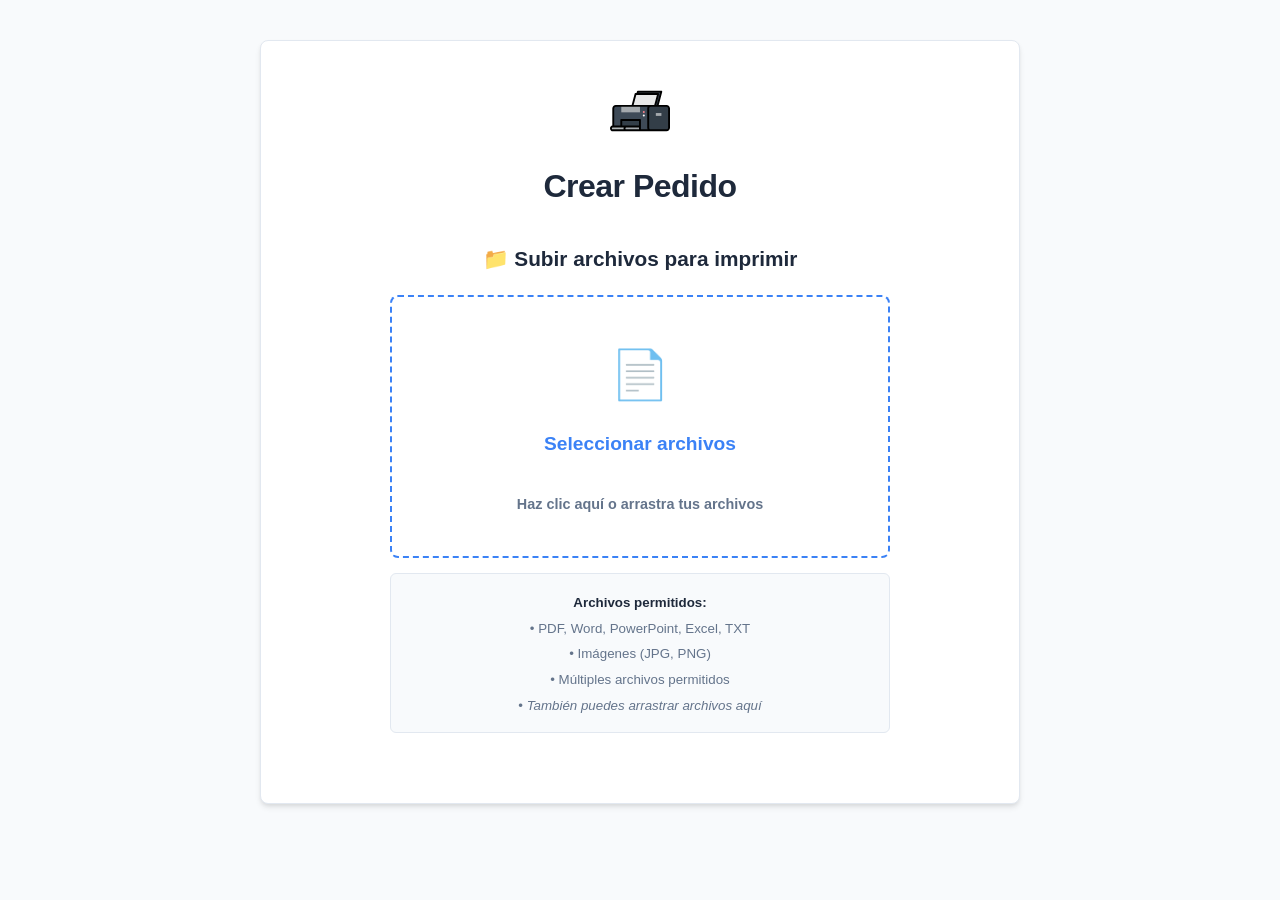
<file: pages/orders/crearPedido.html>
<!DOCTYPE html>
<html lang="en">

<head>
    <meta charset="UTF-8">
    <meta name="viewport" content="width=device-width, initial-scale=1.0">
    <title>Crear Pedido - COPIA-T</title>    <link rel="stylesheet" href="../../assets/css/crearPedido.css">
    <link rel="icon" href="../../assets/images/printer-print-svgrepo-com.svg" type="image/svg+xml">
</head>

<body>
    <section>
        <article class="crear-pedido">
            <img src="../../assets/images/printer-print-svgrepo-com.svg" alt="COPIA-T Logo" class="logo">
            <h1>Crear Pedido</h1>
            <form action="" method="post" id="formulario-crear-pedido">
                <div class="subir-archivos-section">
                    <h3>📁 Subir archivos para imprimir</h3>
                    <div class="archivos-upload">
                        <label for="archivos" class="upload-label">
                            <span class="upload-icon">📄</span> <span class="upload-text">
                                <strong>Seleccionar archivos</strong>
                                <br>
                                <small>Haz clic aquí o arrastra tus archivos</small>
                            </span>
                        </label>
                        <input type="file" id="archivos" name="archivos[]"
                            accept=".pdf,.doc,.docx,.ppt,.pptx,.xls,.xlsx,.txt,.jpg,.jpeg,.png" multiple required
                            class="file-input">
                        <div class="upload-requirements">
                            <small>
                                <strong>Archivos permitidos:</strong>
                                <br>• PDF, Word, PowerPoint, Excel, TXT
                                <br>• Imágenes (JPG, PNG)
                                <br>• Múltiples archivos permitidos
                                <br>• <em>También puedes arrastrar archivos aquí</em>
                            </small>
                        </div>
                    </div>
                </div>
                <!-- Contenedor donde se mostrarán los detalles de cada archivo -->
                <div id="archivos-detalles" style="display: none;">
                    <div class="paginado-header">
                        <h3>Configuración de archivos</h3>
                        <div class="progreso">
                            <span id="archivo-actual">1</span> de <span id="total-archivos">1</span>
                            <div class="barra-progreso">
                                <div class="progreso-completado" id="barra-progreso"></div>
                            </div>
                        </div>
                        <div class="resumen-precios">
                            <div class="precio-archivo-actual">
                                <strong>Archivo actual: $<span id="precio-archivo">0.00</span></strong>
                            </div>
                            <div class="precio-total">
                                <strong>Total del pedido: $<span id="precio-total">0.00</span></strong>
                            </div>
                        </div>
                    </div>

                    <div id="configuracion-actual" class="pagina-configuracion">
                        <!-- Aquí se cargará dinámicamente la configuración del archivo actual -->
                    </div>
                    <div class="controles-navegacion">
                        <button type="button" id="btn-anterior" onclick="anteriorArchivo()" disabled>
                            ← Anterior
                        </button> <button type="button" id="btn-siguiente" onclick="siguienteArchivo()">
                            Siguiente →
                        </button>
                        <button type="button" id="btn-finalizar" onclick="pagarPedido()" style="display: none;">
                            💳 Pagar Pedido
                        </button>
                    </div>
                </div>

                <button type="submit" id="btn-crear-pedido" style="display: none;">Crear Pedido</button>
            </form>
        </article>
    </section>    <!-- Modal Dialog -->
    <div id="modal" class="modal-overlay">
        <div class="modal-dialog">
            <div class="modal-header">
                <h3 id="modal-title">Título</h3>
                <button class="modal-close" onclick="closeModal()">&times;</button>
            </div>
            <div class="modal-body">
                <div id="modal-icon" class="modal-icon"></div>
                <p id="modal-message">Mensaje</p>
            </div>
            <div class="modal-footer" id="modal-actions">
                <button id="modal-btn-primary" class="btn btn-primary" onclick="closeModal()">Aceptar</button>
                <button id="modal-btn-secondary" class="btn btn-secondary" onclick="closeModal()"
                    style="display: none;">Cancelar</button>
            </div>
        </div>
    </div>

    <script src="../../assets/js/crearPedido.js"></script>
</body>

</html>
</file>
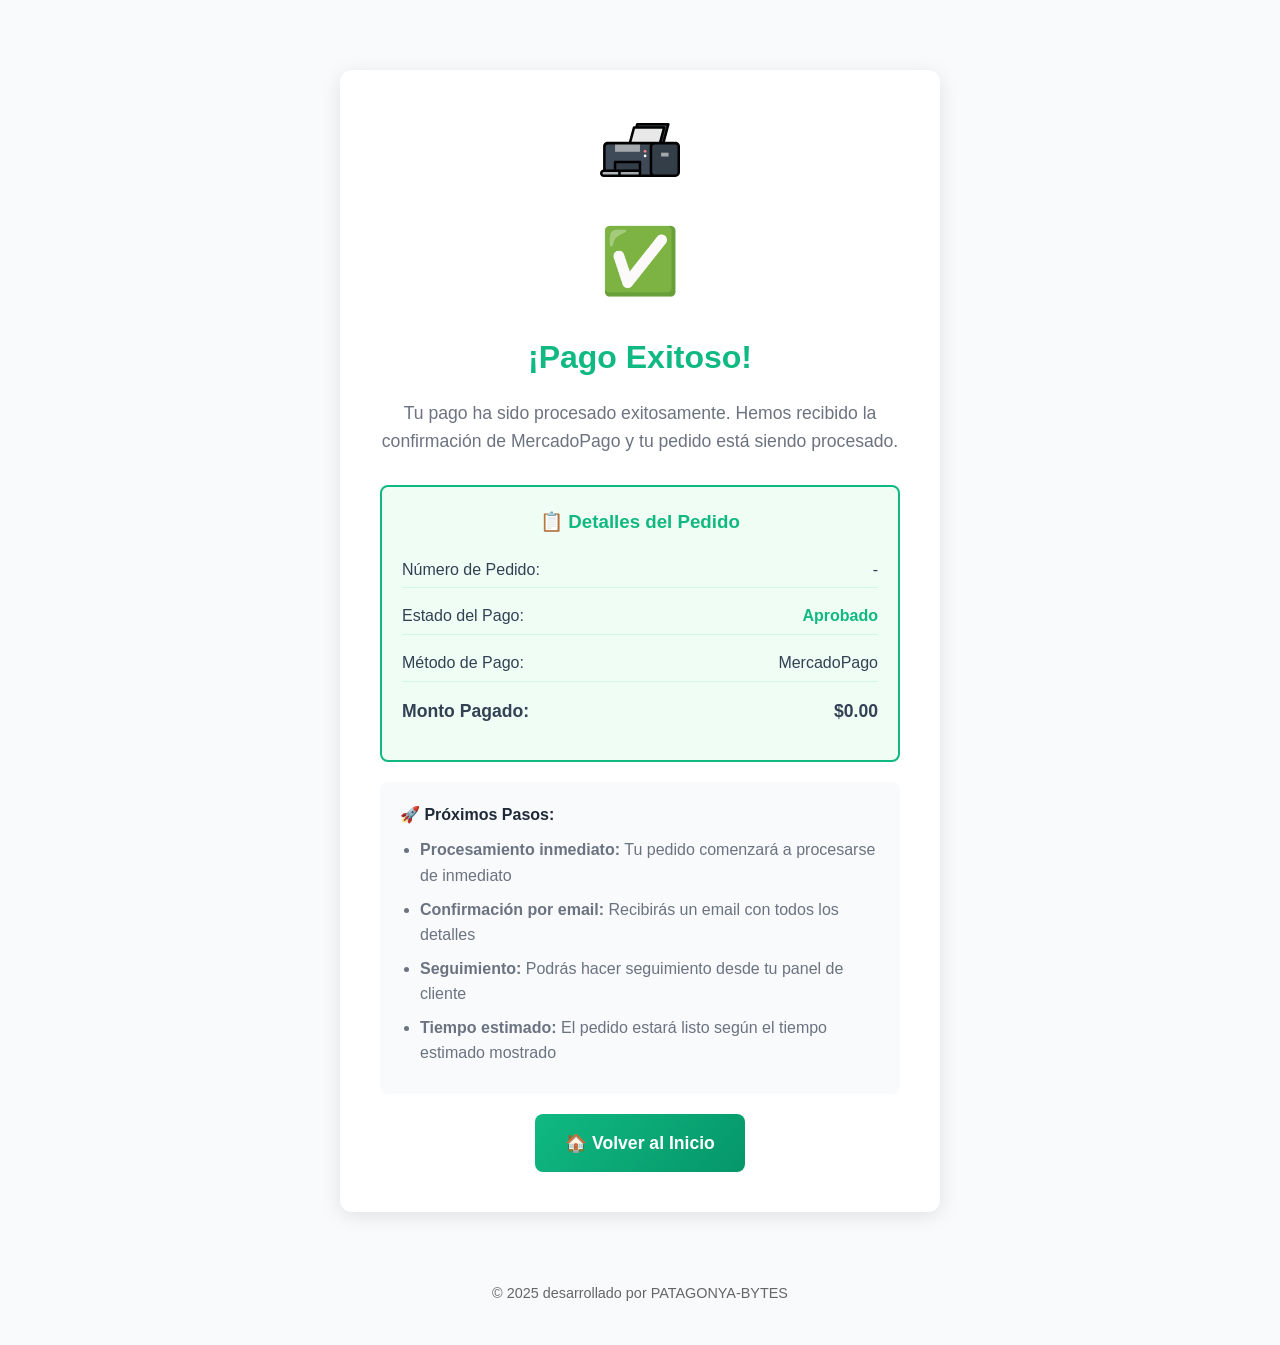
<file: pages/payments/success.html>
<!DOCTYPE html>
<html lang="es">
<head>
    <meta charset="UTF-8">
    <meta name="viewport" content="width=device-width, initial-scale=1.0">
    <title>Pago Exitoso - COPIA-T</title>    <link rel="stylesheet" href="../../assets/css/pagarPedidoPHP.css">
    <link rel="icon" href="../../assets/images/printer-print-svgrepo-com.svg" type="image/svg+xml">
    <style>
        .result-page {
            max-width: 600px;
            margin: 50px auto;
            padding: 40px;
            background: white;
            border-radius: 12px;
            box-shadow: 0 4px 20px rgba(0, 0, 0, 0.1);
            text-align: center;
        }
        
        .success-icon {
            font-size: 4rem;
            color: #10b981;
            margin-bottom: 20px;
        }
        
        .result-title {
            color: #10b981;
            font-size: 2rem;
            margin-bottom: 15px;
            font-weight: bold;
        }
        
        .result-message {
            color: #6b7280;
            font-size: 1.1rem;
            line-height: 1.6;
            margin-bottom: 30px;
        }
        
        .payment-details {
            background: #f0fdf4;
            border: 2px solid #10b981;
            border-radius: 8px;
            padding: 20px;
            margin: 20px 0;
        }
        
        .payment-details h3 {
            color: #10b981;
            margin-bottom: 15px;
        }
        
        .detail-item {
            display: flex;
            justify-content: space-between;
            margin: 10px 0;
            padding: 5px 0;
            border-bottom: 1px solid #d1fae5;
        }
        
        .detail-item:last-child {
            border-bottom: none;
            font-weight: bold;
            font-size: 1.1rem;
        }
        
        .btn-home {
            background: linear-gradient(135deg, #10b981, #059669);
            color: white;
            padding: 15px 30px;
            border: none;
            border-radius: 8px;
            font-size: 1.1rem;
            font-weight: 600;
            cursor: pointer;
            text-decoration: none;
            display: inline-block;
            transition: all 0.3s ease;
        }
        
        .btn-home:hover {
            transform: translateY(-2px);
            box-shadow: 0 8px 25px -5px rgba(16, 185, 129, 0.4);
        }
        
        .next-steps {
            background: #f8fafc;
            border-radius: 8px;
            padding: 20px;
            margin: 20px 0;
            text-align: left;
        }
        
        .next-steps h4 {
            color: #1f2937;
            margin-bottom: 10px;
        }
        
        .next-steps ul {
            color: #6b7280;
            margin: 0;
            padding-left: 20px;
        }
        
        .next-steps li {
            margin: 8px 0;
        }
    </style>
</head>
<body>
    <div class="result-page">
        <img src="../../assets/images/printer-print-svgrepo-com.svg" alt="COPIA-T Logo" class="logo" style="width: 80px; height: 80px; margin-bottom: 20px;">
        
        <div class="success-icon">✅</div>
        
        <h1 class="result-title">¡Pago Exitoso!</h1>
        
        <p class="result-message">
            Tu pago ha sido procesado exitosamente. Hemos recibido la confirmación de MercadoPago y tu pedido está siendo procesado.
        </p>
        
        <div class="payment-details">
            <h3>📋 Detalles del Pedido</h3>
            <div class="detail-item">
                <span>Número de Pedido:</span>
                <span id="payment-id">-</span>
            </div>
            <div class="detail-item">
                <span>Estado del Pago:</span>
                <span style="color: #10b981; font-weight: bold;">Aprobado</span>
            </div>
            <div class="detail-item">
                <span>Método de Pago:</span>
                <span>MercadoPago</span>
            </div>
            <div class="detail-item">
                <span>Monto Pagado:</span>
                <span id="payment-amount">$0.00</span>
            </div>
        </div>
        
        <div class="next-steps">
            <h4>🚀 Próximos Pasos:</h4>
            <ul>
                <li><strong>Procesamiento inmediato:</strong> Tu pedido comenzará a procesarse de inmediato</li>
                <li><strong>Confirmación por email:</strong> Recibirás un email con todos los detalles</li>
                <li><strong>Seguimiento:</strong> Podrás hacer seguimiento desde tu panel de cliente</li>
                <li><strong>Tiempo estimado:</strong> El pedido estará listo según el tiempo estimado mostrado</li>
            </ul>
        </div>
        
        <a href="../../index.html" class="btn-home">🏠 Volver al Inicio</a>
    </div>
    
    <script>
        // Obtener parámetros de la URL
        const urlParams = new URLSearchParams(window.location.search);
        const paymentId = urlParams.get('payment_id');
        const status = urlParams.get('status');
        const merchantOrderId = urlParams.get('merchant_order_id');
        
        // Mostrar información del pago si está disponible
        if (paymentId) {
            document.getElementById('payment-id').textContent = paymentId;
        }
          // Aquí podrías hacer una llamada AJAX para obtener más detalles del pago
        // y mostrar el monto exacto pagado
    </script>
    
    <footer style="text-align: center; margin-top: 40px; padding: 20px; font-size: 0.9em; color: #666;">
        <p>&copy; 2025 desarrollado por PATAGONYA-BYTES</p>
    </footer>
</body>
</html>
</file>
<file: assets/css/index.css>
/* ===== RESET Y CONFIGURACIÓN BASE ===== */
* {
    margin: 0;
    padding: 0;
    box-sizing: border-box;
}

html {
    height: 100%;
    overflow: hidden;
}

body {
    font-family: 'Segoe UI', Tahoma, Geneva, Verdana, sans-serif;
    background: linear-gradient(135deg, #f8fafc 0%, #e2e8f0 100%);
    height: 100vh;
    color: #334155;
    line-height: 1.6;
    overflow: hidden;
    display: flex;
    flex-direction: column;
}

/* ===== HEADER ===== */
header {
    background: linear-gradient(135deg, #3b82f6, #1d4ed8);
    color: white;
    padding: 15px 0;
    text-align: center;
    box-shadow: 0 4px 20px rgba(59, 130, 246, 0.3);
    position: relative;
    overflow: hidden;
    flex-shrink: 0;
}

header::before {
    content: '';
    position: absolute;
    top: 0;
    left: -100%;
    width: 100%;
    height: 100%;
    background: linear-gradient(90deg, transparent, rgba(255, 255, 255, 0.1), transparent);
    animation: shimmer 3s infinite;
}

@keyframes shimmer {
    0% { left: -100%; }
    100% { left: 100%; }
}

header h1 {
    font-size: 2.8rem;
    font-weight: 700;
    text-shadow: 0 4px 8px rgba(0, 0, 0, 0.2);
    animation: fadeInDown 1s ease-out;
    letter-spacing: 2px;
}

/* ===== SECCIÓN PRINCIPAL ===== */
section {
    display: flex;
    justify-content: center;
    align-items: center;
    flex: 1;
    padding: 20px;
    position: relative;
    overflow: hidden;
}

/* Elementos decorativos de fondo */
section::before {
    content: '';
    position: absolute;
    top: 10%;
    left: 10%;
    width: 200px;
    height: 200px;
    background: linear-gradient(45deg, #3b82f6, #8b5cf6);
    border-radius: 50%;
    opacity: 0.1;
    animation: float 6s ease-in-out infinite;
}

section::after {
    content: '';
    position: absolute;
    bottom: 10%;
    right: 10%;
    width: 150px;
    height: 150px;
    background: linear-gradient(45deg, #10b981, #3b82f6);
    border-radius: 50%;
    opacity: 0.1;
    animation: float 8s ease-in-out infinite reverse;
}

@keyframes float {
    0%, 100% { transform: translateY(0px) rotate(0deg); }
    50% { transform: translateY(-20px) rotate(180deg); }
}

/* ===== ARTÍCULO PRINCIPAL ===== */
article {
    background: white;
    border-radius: 16px;
    padding: 40px;
    box-shadow: 
        0 20px 25px -5px rgba(0, 0, 0, 0.1),
        0 10px 10px -5px rgba(0, 0, 0, 0.04);
    text-align: center;
    max-width: 600px;
    width: 100%;
    position: relative;
    overflow: hidden;
    animation: fadeInUp 1s ease-out 0.3s both;
    border: 1px solid #e2e8f0;
    max-height: 90%;
    overflow-y: auto;
}

article::before {
    content: '';
    position: absolute;
    top: 0;
    left: 0;
    right: 0;
    height: 4px;
    background: linear-gradient(90deg, #3b82f6, #8b5cf6, #10b981);
    background-size: 200% 100%;
    animation: gradientMove 3s ease infinite;
}

@keyframes gradientMove {
    0% { background-position: 0% 50%; }
    50% { background-position: 100% 50%; }
    100% { background-position: 0% 50%; }
}

/* ===== TÍTULO PRINCIPAL ===== */
article h2 {
    font-size: 2rem;
    font-weight: 700;
    color: #1e293b;
    margin-bottom: 20px;
    animation: slideInLeft 1s ease-out 0.5s both;
    position: relative;
}

article h2::after {
    content: '';
    position: absolute;
    bottom: -10px;
    left: 50%;
    transform: translateX(-50%);
    width: 100px;
    height: 3px;
    background: linear-gradient(90deg, #3b82f6, #8b5cf6);
    border-radius: 2px;
}

/* ===== LOGO ===== */
.logo {
    width: 80px;
    height: 80px;
    margin: 15px auto 20px;
    display: block;
    animation: logoSpin 2s ease-in-out 0.7s both, logoPulse 2s ease-in-out 2.7s infinite;
    filter: drop-shadow(0 8px 16px rgba(59, 130, 246, 0.3));
    transition: transform 0.3s ease;
}

.logo:hover {
    transform: scale(1.1) rotate(5deg);
}

@keyframes logoSpin {
    from { transform: rotate(-360deg) scale(0); opacity: 0; }
    to { transform: rotate(0deg) scale(1); opacity: 1; }
}

@keyframes logoPulse {
    0%, 100% { transform: scale(1); }
    50% { transform: scale(1.05); }
}

/* ===== TEXTO DESCRIPTIVO ===== */
article p {
    font-size: 1rem;
    color: #64748b;
    margin-bottom: 15px;
    animation: slideInRight 1s ease-out 0.9s both;
    line-height: 1.6;
}

article p:first-of-type {
    font-size: 1.1rem;
    color: #475569;
    font-weight: 500;
}

article p:last-of-type {
    color: #64748b;
    margin-bottom: 25px;
}

/* ===== BOTONES ===== */
.buttons {
    display: flex;
    flex-direction: column;
    gap: 15px;
    animation: slideInUp 1s ease-out 1.1s both;
}

.button {
    display: inline-block;
    padding: 12px 32px;
    text-decoration: none;
    border-radius: 10px;
    font-weight: 600;
    font-size: 1rem;
    transition: all 0.3s ease;
    position: relative;
    overflow: hidden;
    text-transform: uppercase;
    letter-spacing: 0.5px;
}

.button::before {
    content: '';
    position: absolute;
    top: 0;
    left: -100%;
    width: 100%;
    height: 100%;
    background: linear-gradient(90deg, transparent, rgba(255, 255, 255, 0.2), transparent);
    transition: left 0.5s ease;
}

.button:hover::before {
    left: 100%;
}

/* Botón primario - Iniciar Sesión */
.button:first-child {
    background: linear-gradient(135deg, #3b82f6, #1d4ed8);
    color: white;
    box-shadow: 0 8px 25px -5px rgba(59, 130, 246, 0.4);
}

.button:first-child:hover {
    transform: translateY(-3px);
    box-shadow: 0 12px 35px -5px rgba(59, 130, 246, 0.5);
}

/* Botón secundario - Registrarse */
.button:last-child {
    background: linear-gradient(135deg, #10b981, #059669);
    color: white;
    box-shadow: 0 8px 25px -5px rgba(16, 185, 129, 0.4);
}

.button:last-child:hover {
    transform: translateY(-3px);
    box-shadow: 0 12px 35px -5px rgba(16, 185, 129, 0.5);
}

/* ===== CARACTERÍSTICAS DESTACADAS ===== */
.features {
    display: flex;
    justify-content: center;
    gap: 20px;
    margin: 20px 0;
    flex-wrap: wrap;
    animation: slideInUp 1s ease-out 1.3s both;
}

.feature {
    display: flex;
    align-items: center;
    gap: 8px;
    padding: 12px 20px;
    background: linear-gradient(135deg, #f8fafc, #e2e8f0);
    border: 1px solid #e2e8f0;
    border-radius: 25px;
    color: #475569;
    font-weight: 500;
    font-size: 0.9rem;
    transition: all 0.3s ease;
    box-shadow: 0 2px 8px rgba(0, 0, 0, 0.05);
}

.feature:hover {
    transform: translateY(-2px);
    box-shadow: 0 8px 20px rgba(59, 130, 246, 0.15);
    border-color: #3b82f6;
}

.feature-icon {
    font-size: 1.2rem;
}

/* ===== ICONOS EN BOTONES ===== */
.button-icon {
    margin-right: 8px;
    font-size: 1.1rem;
}

/* ===== INFORMACIÓN ADICIONAL ===== */
.info-extra {
    margin-top: 25px;
    padding-top: 20px;
    border-top: 1px solid #e2e8f0;
    animation: fadeInUp 1s ease-out 1.5s both;
}

.info-text {
    color: #64748b !important;
    font-size: 0.9rem !important;
    margin-bottom: 8px !important;
    line-height: 1.5;
}

.info-text strong {
    color: #475569;
}

/* ===== USUARIO LOGUEADO ===== */
.welcome-back {
    text-align: center;
}

.welcome-back p {
    color: #059669 !important;
    font-size: 1.1rem !important;
    margin-bottom: 25px !important;
    padding: 15px;
    background: linear-gradient(135deg, #f0fdf4, #dcfce7);
    border: 1px solid #bbf7d0;
    border-radius: 8px;
    animation: slideInUp 0.5s ease-out;
}

.button.secondary {
    background: linear-gradient(135deg, #6b7280, #4b5563) !important;
    box-shadow: 0 8px 25px -5px rgba(107, 114, 128, 0.4) !important;
}

.button.secondary:hover {
    box-shadow: 0 12px 35px -5px rgba(107, 114, 128, 0.5) !important;
}

/* ===== FOOTER ===== */
footer {
    background: #1e293b;
    color: #94a3b8;
    text-align: center;
    padding: 15px 20px;
    position: relative;
    flex-shrink: 0;
}

footer::before {
    content: '';
    position: absolute;
    top: 0;
    left: 0;
    right: 0;
    height: 1px;
    background: linear-gradient(90deg, transparent, #3b82f6, transparent);
}

footer p {
    margin-bottom: 5px;
    font-size: 0.85rem;
}

footer p:last-child {
    margin-bottom: 0;
}

footer a {
    color: #3b82f6;
    text-decoration: none;
    transition: color 0.3s ease;
    font-weight: 500;
}

footer a:hover {
    color: #60a5fa;
    text-decoration: underline;
}

/* ===== ANIMACIONES DE ENTRADA ===== */
@keyframes fadeInDown {
    from {
        opacity: 0;
        transform: translateY(-30px);
    }
    to {
        opacity: 1;
        transform: translateY(0);
    }
}

@keyframes fadeInUp {
    from {
        opacity: 0;
        transform: translateY(30px);
    }
    to {
        opacity: 1;
        transform: translateY(0);
    }
}

@keyframes slideInLeft {
    from {
        opacity: 0;
        transform: translateX(-50px);
    }
    to {
        opacity: 1;
        transform: translateX(0);
    }
}

@keyframes slideInRight {
    from {
        opacity: 0;
        transform: translateX(50px);
    }
    to {
        opacity: 1;
        transform: translateX(0);
    }
}

@keyframes slideInUp {
    from {
        opacity: 0;
        transform: translateY(50px);
    }
    to {
        opacity: 1;
        transform: translateY(0);
    }
}

/* ===== RESPONSIVE DESIGN ===== */
@media (min-width: 768px) {
    .buttons {
        flex-direction: row;
        justify-content: center;
    }
    
    .button {
        min-width: 200px;
    }
}

@media (max-width: 768px) {
    header h1 {
        font-size: 2.2rem;
    }
    
    article {
        padding: 30px 25px;
        margin: 15px;
    }
    
    article h2 {
        font-size: 1.8rem;
    }
    
    .logo {
        width: 70px;
        height: 70px;
    }
    
    article p {
        font-size: 1rem;
    }
    
    article p:first-of-type {
        font-size: 1.1rem;
    }
    
    .features {
        gap: 12px;
    }
    
    .feature {
        padding: 8px 14px;
        font-size: 0.8rem;
    }
    
    .feature-icon {
        font-size: 1rem;
    }
    
    .info-extra {
        margin-top: 20px;
        padding-top: 15px;
    }
    
    .info-text {
        font-size: 0.85rem !important;
    }
}

@media (max-width: 480px) {
    header h1 {
        font-size: 1.8rem;
    }
    
    article {
        padding: 25px 20px;
    }
    
    article h2 {
        font-size: 1.6rem;
    }
    
    .logo {
        width: 60px;
        height: 60px;
    }
    
    .button {
        padding: 12px 24px;
        font-size: 0.9rem;
    }
    
    .features {
        flex-direction: column;
        align-items: center;
        gap: 10px;
    }
    
    .feature {
        padding: 6px 12px;
        font-size: 0.75rem;
    }
    
    .button-icon {
        margin-right: 6px;
        font-size: 0.9rem;
    }
}

/* ===== EFECTOS ESPECIALES ===== */
.particles {
    position: fixed;
    top: 0;
    left: 0;
    width: 100%;
    height: 100%;
    pointer-events: none;
    z-index: -1;
}

.particle {
    position: absolute;
    width: 4px;
    height: 4px;
    background: #3b82f6;
    border-radius: 50%;
    opacity: 0.3;
    animation: particleFloat 15s linear infinite;
}

@keyframes particleFloat {
    0% {
        transform: translateY(100vh) rotate(0deg);
        opacity: 0;
    }
    10% {
        opacity: 0.3;
    }
    90% {
        opacity: 0.3;
    }
    100% {
        transform: translateY(-100vh) rotate(360deg);
        opacity: 0;
    }
}

/* ===== MEJORAS ADICIONALES ===== */
.highlight {
    background: linear-gradient(120deg, #3b82f6 0%, #8b5cf6 100%);
    -webkit-background-clip: text;
    -webkit-text-fill-color: transparent;
    background-clip: text;
    font-weight: 700;
}

.glass-effect {
    backdrop-filter: blur(10px);
    background: rgba(255, 255, 255, 0.8);
    border: 1px solid rgba(255, 255, 255, 0.2);
}

/* ===== MODAL DIALOG ===== */
.modal-overlay {
    position: fixed;
    top: 0;
    left: 0;
    width: 100%;
    height: 100%;
    background: rgba(0, 0, 0, 0.5);
    backdrop-filter: blur(4px);
    z-index: 1000;
    display: none;
    align-items: center;
    justify-content: center;
    opacity: 0;
    visibility: hidden;
    transition: all 0.3s ease;
}

.modal-overlay.show {
    opacity: 1;
    visibility: visible;
}

.modal-dialog {
    background: white;
    border-radius: 8px;
    padding: 0;
    box-shadow: 0 4px 6px -1px rgba(0, 0, 0, 0.1), 0 2px 4px -1px rgba(0, 0, 0, 0.06);
    max-width: 400px;
    width: 90%;
    max-height: 90vh;
    overflow: hidden;
    transform: scale(0.95) translateY(10px);
    transition: transform 0.3s ease;
    border: 1px solid #e2e8f0;
}

.modal-overlay.show .modal-dialog {
    transform: scale(1) translateY(0);
}

.modal-header {
    background: linear-gradient(135deg, #3b82f6, #1d4ed8);
    color: white;
    padding: 20px 25px;
    display: flex;
    align-items: center;
    justify-content: space-between;
    position: relative;
}

.modal-header h3 {
    font-size: 1.25rem;
    font-weight: 600;
    margin: 0;
}

.modal-close {
    background: rgba(255, 255, 255, 0.2);
    border: 1px solid rgba(255, 255, 255, 0.3);
    color: white;
    width: 28px;
    height: 28px;
    border-radius: 50%;
    font-size: 16px;
    cursor: pointer;
    transition: all 0.2s ease;
    display: flex;
    align-items: center;
    justify-content: center;
}

.modal-close:hover {
    background: rgba(255, 255, 255, 0.3);
    transform: scale(1.05);
}

.modal-body {
    padding: 25px;
    text-align: center;
}

.modal-icon {
    font-size: 2.5rem;
    margin-bottom: 15px;
    display: block;
}

.modal-icon.confirm {
    color: #8b5cf6;
}

.modal-body p {
    font-size: 1rem;
    color: #475569;
    line-height: 1.6;
    margin: 0;
}

.modal-footer {
    padding: 15px 20px;
    background: #f8fafc;
    border-top: 1px solid #e2e8f0;
    display: flex;
    gap: 10px;
    justify-content: flex-end;
}

.btn {
    padding: 10px 20px;
    border-radius: 6px;
    font-weight: 600;
    font-size: 0.9rem;
    cursor: pointer;
    transition: all 0.2s ease;
    border: none;
    min-width: 80px;
}

.btn-primary {
    background: #3b82f6;
    color: white;
    box-shadow: 0 2px 4px 0 rgba(59, 130, 246, 0.2);
}

.btn-primary:hover {
    background: #2563eb;
    transform: translateY(-1px);
    box-shadow: 0 4px 8px 0 rgba(59, 130, 246, 0.3);
}

.btn-secondary {
    background: #e2e8f0;
    color: #475569;
    border: 1px solid #cbd5e1;
}

.btn-secondary:hover {
    background: #cbd5e1;
    transform: translateY(-1px);
}

/* ===== RESPONSIVE MODAL ===== */
@media (max-width: 480px) {
    .modal-dialog {
        max-width: 95%;
        margin: 15px;
    }
    
    .modal-header,
    .modal-body,
    .modal-footer {
        padding-left: 15px;
        padding-right: 15px;
    }
    
    .modal-body {
        padding-top: 20px;
        padding-bottom: 20px;
    }
    
    .modal-footer {
        flex-direction: column;
        gap: 8px;
    }
    
    .btn {
        width: 100%;
    }
}
</file>
<file: assets/css/terms.css>
/* ===== RESET Y CONFIGURACIÓN BASE ===== */
* {
    margin: 0;
    padding: 0;
    box-sizing: border-box;
}

body {
    font-family: 'Times New Roman', 'Times', serif;
    background: #ffffff;
    color: #2c3e50;
    line-height: 1.6;
    margin: 0;
    padding: 0;
}

/* ===== HEADER ===== */
header {
    background: #34495e;
    color: white;
    padding: 30px 0;
    text-align: center;
    border-bottom: 3px solid #2c3e50;
}

header h1 {
    font-size: 2rem;
    font-weight: 400;
    letter-spacing: 1px;
    margin: 0;
}

/* ===== CONTENEDOR PRINCIPAL ===== */
section {
    max-width: 800px;
    margin: 0 auto;
    padding: 40px 20px;
}

article.terms-conditions {
    background: white;
    padding: 0;
}

/* ===== TÍTULO DEL DOCUMENTO ===== */
article.terms-conditions > p:first-child {
    font-size: 1.5rem;
    font-weight: bold;
    text-align: center;
    margin-bottom: 40px;
    color: #2c3e50;
    border-bottom: 2px solid #ecf0f1;
    padding-bottom: 15px;
}

/* ===== LISTA NUMERADA ===== */
ol {
    list-style: none;
    counter-reset: section-counter;
    margin: 0;
    padding: 0;
}

ol > li {
    counter-increment: section-counter;
    margin-bottom: 30px;
    padding: 20px;
    border-left: 4px solid #3498db;
    background: #f8f9fa;
}

ol > li::before {
    content: counter(section-counter) ".";
    font-weight: bold;
    font-size: 1.2rem;
    color: #2c3e50;
    margin-right: 10px;
}

/* ===== ENCABEZADOS ===== */
h2 {
    font-size: 1.3rem;
    color: #2c3e50;
    margin-bottom: 15px;
    font-weight: 600;
    border-bottom: 1px solid #ddd;
    padding-bottom: 5px;
}

/* ===== PÁRRAFOS ===== */
p {
    margin-bottom: 15px;
    text-align: justify;
    color: #34495e;
    font-size: 1rem;
}

/* ===== LISTAS ANIDADAS ===== */
ul {
    margin: 15px 0;
    padding-left: 0;
    list-style: none;
}

ul li {
    margin-bottom: 15px;
    padding-left: 20px;
    position: relative;
}

ul li::before {
    content: "•";
    color: #3498db;
    font-weight: bold;
    position: absolute;
    left: 0;
}

ul li p {
    margin: 0;
    padding-left: 10px;
}

/* ===== BOTÓN DE ACCIÓN ===== */
.action-buttons {
    text-align: center;
    margin-top: 40px;
    padding-top: 30px;
    border-top: 2px solid #ecf0f1;
}

.btn-back {
    display: inline-block;
    background: #3498db;
    color: white;
    padding: 12px 30px;
    text-decoration: none;
    border-radius: 4px;
    font-weight: 500;
    font-size: 1rem;
    transition: background-color 0.3s ease;
    border: none;
    cursor: pointer;
}

.btn-back:hover {
    background: #2980b9;
}

/* ===== FOOTER ===== */
footer {
    background: #ecf0f1;
    color: #7f8c8d;
    text-align: center;
    padding: 20px;
    border-top: 1px solid #bdc3c7;
    margin-top: 40px;
}

footer p {
    margin: 0;
    font-size: 0.9rem;
}

/* ===== RESPONSIVO ===== */
@media (max-width: 768px) {
    header h1 {
        font-size: 1.5rem;
    }
    
    section {
        padding: 20px 15px;
    }
    
    ol > li {
        padding: 15px;
        margin-bottom: 20px;
    }
    
    h2 {
        font-size: 1.1rem;
    }
    
    p {
        font-size: 0.95rem;
    }
    
    .btn-back {
        padding: 10px 25px;
        font-size: 0.9rem;
    }
}

@media (max-width: 480px) {
    header {
        padding: 20px 10px;
    }
    
    header h1 {
        font-size: 1.3rem;
    }
    
    section {
        padding: 15px 10px;
    }
    
    ol > li {
        padding: 12px;
        border-left: 3px solid #3498db;
    }
    
    article.terms-conditions > p:first-child {
        font-size: 1.3rem;
        margin-bottom: 25px;
    }
}

/* ===== IMPRESIÓN ===== */
@media print {
    header {
        background: white;
        color: black;
        border-bottom: 2px solid black;
    }
    
    .action-buttons {
        display: none;
    }
    
    ol > li {
        background: white;
        border-left: 2px solid black;
        break-inside: avoid;
    }
    
    body {
        font-size: 12pt;
        line-height: 1.4;
    }
}
</file>
<file: assets/css/panelAdmin.css>
/* ===== RESET Y CONFIGURACIÓN BASE ===== */
* {
    margin: 0;
    padding: 0;
    box-sizing: border-box;
}

html {
    height: 100%;
    overflow-x: hidden;
}

body {
    font-family: 'Segoe UI', Tahoma, Geneva, Verdana, sans-serif;
    background: linear-gradient(135deg, #0f172a 0%, #1e293b 100%);
    min-height: 100vh;
    color: #f1f5f9;
    line-height: 1.6;
    overflow-x: hidden;
    display: flex;
    flex-direction: column;
}

/* ===== HEADER ===== */
header {
    background: linear-gradient(135deg, #1e40af, #3730a3);
    color: white;
    padding: 20px 0;
    box-shadow: 0 8px 32px rgba(30, 64, 175, 0.4);
    position: relative;
    overflow: hidden;
    border-bottom: 2px solid #3b82f6;
}

header::before {
    content: '';
    position: absolute;
    top: 0;
    left: -100%;
    width: 100%;
    height: 100%;
    background: linear-gradient(90deg, transparent, rgba(255, 255, 255, 0.1), transparent);
    animation: shimmer 3s infinite;
}

@keyframes shimmer {
    0% { left: -100%; }
    100% { left: 100%; }
}

.header-content {
    max-width: 1200px;
    margin: 0 auto;
    padding: 0 20px;
    display: flex;
    align-items: center;
    justify-content: space-between;
    animation: fadeInDown 1s ease-out;
}

.header-logo {
    width: 50px;
    height: 50px;
    filter: brightness(0) invert(1);
    animation: logoSpin 2s ease-in-out;
}

@keyframes logoSpin {
    from { transform: rotate(-360deg) scale(0); opacity: 0; }
    to { transform: rotate(0deg) scale(1); opacity: 1; }
}

header h1 {
    font-size: 2.5rem;
    font-weight: 700;
    text-shadow: 0 4px 8px rgba(0, 0, 0, 0.2);
    letter-spacing: 1px;
    flex: 1;
    text-align: center;
}

.logout-btn {
    background: linear-gradient(135deg, #dc2626, #b91c1c);
    border: 2px solid #ef4444;
    color: white;
    padding: 12px 20px;
    border-radius: 8px;
    cursor: pointer;
    font-weight: 600;
    transition: all 0.3s ease;
    backdrop-filter: blur(10px);
    text-shadow: 0 1px 2px rgba(0, 0, 0, 0.3);
}

.logout-btn:hover {
    background: linear-gradient(135deg, #b91c1c, #991b1b);
    border-color: #dc2626;
    transform: translateY(-2px);
    box-shadow: 0 4px 12px rgba(220, 38, 38, 0.4);
}

/* ===== MAIN CONTENT ===== */
main {
    max-width: 1200px;
    margin: 0 auto;
    padding: 2rem 0;
}

/* ===== WELCOME SECTION ===== */
.welcome-section {
    margin-bottom: 40px;
}

.welcome-card {
    background: linear-gradient(135deg, #1e293b, #334155);
    border-radius: 16px;
    padding: 40px;
    box-shadow: 
        0 20px 25px -5px rgba(0, 0, 0, 0.3),
        0 10px 10px -5px rgba(0, 0, 0, 0.2);
    text-align: center;
    border: 1px solid #475569;
    position: relative;
    overflow: hidden;
    animation: fadeInUp 1s ease-out 0.2s both;
    color: #f1f5f9;
}

.welcome-card::before {
    content: '';
    position: absolute;
    top: 0;
    left: 0;
    right: 0;
    height: 4px;
    background: linear-gradient(90deg, #3b82f6, #8b5cf6, #10b981);
    background-size: 200% 100%;
    animation: gradientMove 3s ease infinite;
}

@keyframes gradientMove {
    0% { background-position: 0% 50%; }
    50% { background-position: 100% 50%; }
    100% { background-position: 0% 50%; }
}

.welcome-card h2 {
    font-size: 2.2rem;
    font-weight: 700;
    color: #ffffff;
    margin-bottom: 20px;
    text-shadow: 0 2px 4px rgba(0, 0, 0, 0.3);
}

.welcome-text {
    font-size: 1.2rem;
    color: #cbd5e1;
    margin-bottom: 15px;
    font-weight: 500;
}

.subtitle {
    color: #94a3b8;
    font-size: 1rem;
}

/* ===== ADMIN DASHBOARD ===== */
.admin-dashboard {
    margin-bottom: 40px;
}

.admin-grid {
    display: grid;
    grid-template-columns: repeat(auto-fit, minmax(300px, 1fr));
    gap: 25px;
    margin-top: 20px;
}

.admin-card {
    background: linear-gradient(135deg, #1e293b, #334155);
    border-radius: 12px;
    padding: 30px;
    box-shadow: 0 12px 28px -8px rgba(0, 0, 0, 0.3);
    border: 1px solid #475569;
    transition: all 0.3s ease;
    text-align: center;
    position: relative;
    overflow: hidden;
    animation: slideInUp 1s ease-out both;
    color: #f1f5f9;
}

.admin-card::before {
    content: '';
    position: absolute;
    top: 0;
    left: 0;
    right: 0;
    height: 3px;
    background: linear-gradient(90deg, #3b82f6, #10b981);
    transform: scaleX(0);
    transition: transform 0.3s ease;
}

.admin-card:hover::before {
    transform: scaleX(1);
}

.admin-card:hover {
    transform: translateY(-5px);
    box-shadow: 0 20px 40px -10px rgba(59, 130, 246, 0.3);
    background: linear-gradient(135deg, #334155, #475569);
    border-color: #64748b;
}

.card-icon {
    font-size: 3rem;
    margin-bottom: 20px;
    display: block;
}

.admin-card h3 {
    font-size: 1.4rem;
    font-weight: 700;
    color: #ffffff;
    margin-bottom: 15px;
    text-shadow: 0 1px 3px rgba(0, 0, 0, 0.3);
}

.admin-card p {
    color: #cbd5e1;
    margin-bottom: 25px;
    line-height: 1.6;
}

.card-button {
    display: inline-block;
    background: linear-gradient(135deg, #3b82f6, #1d4ed8);
    color: white;
    padding: 12px 30px;
    text-decoration: none;
    border-radius: 8px;
    font-weight: 600;
    transition: all 0.3s ease;
    position: relative;
    overflow: hidden;
}

.card-button::before {
    content: '';
    position: absolute;
    top: 0;
    left: -100%;
    width: 100%;
    height: 100%;
    background: linear-gradient(90deg, transparent, rgba(255, 255, 255, 0.2), transparent);
    transition: left 0.5s ease;
}

.card-button:hover::before {
    left: 100%;
}

.card-button:hover {
    transform: translateY(-2px);
    box-shadow: 0 8px 20px rgba(59, 130, 246, 0.4);
}

/* ===== QUICK STATS ===== */
.quick-stats {
    margin-bottom: 40px;
    animation: fadeInUp 1s ease-out 0.4s both;
}

.quick-stats h3 {
    font-size: 1.8rem;
    font-weight: 700;
    color: #ffffff;
    margin-bottom: 25px;
    text-align: center;
    text-shadow: 0 2px 4px rgba(0, 0, 0, 0.3);
}

.stats-grid {
    display: grid;
    grid-template-columns: repeat(auto-fit, minmax(200px, 1fr));
    gap: 20px;
}

.stat-card {
    background: linear-gradient(135deg, #1e293b, #334155);
    border-radius: 12px;
    padding: 25px;
    text-align: center;
    box-shadow: 0 8px 20px rgba(0, 0, 0, 0.2);
    border: 1px solid #475569;
    transition: all 0.3s ease;
    animation: slideInUp 1s ease-out both;
    color: #f1f5f9;
}

.stat-card:hover {
    transform: translateY(-3px);
    box-shadow: 0 12px 32px rgba(59, 130, 246, 0.25);
    background: linear-gradient(135deg, #334155, #475569);
}

.stat-number {
    font-size: 2.5rem;
    font-weight: 700;
    color: #60a5fa;
    margin-bottom: 10px;
    text-shadow: 0 2px 4px rgba(0, 0, 0, 0.3);
}

.stat-label {
    color: #cbd5e1;
    font-weight: 500;
    text-transform: uppercase;
    font-size: 0.9rem;
    letter-spacing: 0.5px;
}

/* ===== INFO SECTION ===== */
.info-section {
    display: grid;
    grid-template-columns: repeat(auto-fit, minmax(350px, 1fr));
    gap: 25px;
    margin-bottom: 40px;
}

.info-card {
    background: linear-gradient(135deg, #1e293b, #334155);
    border: 1px solid #475569;
    border-radius: 12px;
    padding: 25px;
    animation: slideInUp 1s ease-out both;
    color: #f1f5f9;
    box-shadow: 0 8px 20px rgba(0, 0, 0, 0.2);
}

.info-card h4 {
    font-size: 1.2rem;
    font-weight: 700;
    color: #ffffff;
    margin-bottom: 15px;
    text-shadow: 0 1px 3px rgba(0, 0, 0, 0.3);
}

.info-card p {
    color: #cbd5e1;
    line-height: 1.6;
}

/* ===== GESTIÓN DE PEDIDOS ===== */
.orders-management {
    margin-bottom: 40px;
}

.orders-header {
    display: flex;
    justify-content: space-between;
    align-items: center;
    margin-bottom: 2rem;
    flex-wrap: wrap;
    gap: 1rem;
}

.orders-header h2 {
    color: #3b82f6;
    font-size: 1.8rem;
    font-weight: 600;
}

.orders-controls {
    display: flex;
    gap: 1rem;
    align-items: center;
}

.filter-select {
    padding: 0.75rem 1rem;
    background: linear-gradient(135deg, #1e293b, #334155);
    border: 2px solid #475569;
    border-radius: 8px;
    color: #f1f5f9;
    font-size: 0.9rem;
    cursor: pointer;
    transition: all 0.3s ease;
}

.filter-select:hover {
    border-color: #3b82f6;
    background: linear-gradient(135deg, #334155, #475569);
}

.refresh-btn {
    padding: 0.75rem 1.5rem;
    background: linear-gradient(135deg, #059669, #10b981);
    border: none;
    border-radius: 8px;
    color: white;
    font-weight: 600;
    cursor: pointer;
    transition: all 0.3s ease;
    display: flex;
    align-items: center;
    gap: 0.5rem;
}

.refresh-btn:hover {
    background: linear-gradient(135deg, #047857, #059669);
    transform: translateY(-2px);
    box-shadow: 0 4px 12px rgba(5, 150, 105, 0.4);
}

/* ===== TABLA DE PEDIDOS ===== */
.orders-table {
    background: linear-gradient(135deg, #1e293b, #334155);
    border-radius: 12px;
    overflow: hidden;
    box-shadow: 0 8px 32px rgba(0, 0, 0, 0.3);
    border: 2px solid #475569;
}

#tablaPedidos {
    width: 100%;
    border-collapse: collapse;
}

#tablaPedidos thead {
    background: linear-gradient(135deg, #1e40af, #3730a3);
}

#tablaPedidos th {
    padding: 1rem;
    text-align: left;
    font-weight: 600;
    color: white;
    border-bottom: 2px solid #3b82f6;
}

#tablaPedidos td {
    padding: 1rem;
    border-bottom: 1px solid #475569;
    color: #f1f5f9;
}

#tablaPedidos tbody tr:hover {
    background: linear-gradient(135deg, #334155, #475569);
}

.estado-select {
    padding: 0.5rem;
    background: transparent;
    border: 2px solid #475569;
    border-radius: 6px;
    color: #f1f5f9;
    font-size: 0.85rem;
    cursor: pointer;
    transition: all 0.3s ease;
    min-width: 120px;
}

.estado-select:hover {
    border-color: #3b82f6;
}

/* Estilos por estado */
.estado-pendiente {
    border-color: #f59e0b !important;
    background: rgba(245, 158, 11, 0.1);
}

.estado-en_proceso {
    border-color: #3b82f6 !important;
    background: rgba(59, 130, 246, 0.1);
}

.estado-completado {
    border-color: #10b981 !important;
    background: rgba(16, 185, 129, 0.1);
}

.estado-cancelado {
    border-color: #ef4444 !important;
    background: rgba(239, 68, 68, 0.1);
}

.details-btn {
    padding: 0.5rem 1rem;
    background: linear-gradient(135deg, #7c3aed, #8b5cf6);
    border: none;
    border-radius: 6px;
    color: white;
    font-size: 0.85rem;
    cursor: pointer;
    transition: all 0.3s ease;
    display: flex;
    align-items: center;
    gap: 0.5rem;
}

.details-btn:hover {
    background: linear-gradient(135deg, #6d28d9, #7c3aed);
    transform: translateY(-1px);
    box-shadow: 0 4px 12px rgba(124, 58, 237, 0.4);
}

/* ===== DETALLES DEL PEDIDO ===== */
.detalles-row {
    background: linear-gradient(135deg, #0f172a, #1e293b) !important;
}

.detalles-content {
    padding: 1.5rem;
    border: 2px solid #3b82f6;
    border-radius: 8px;
    margin: 0.5rem;
}

.detalles-content h4 {
    color: #3b82f6;
    margin-bottom: 1rem;
    font-size: 1.2rem;
}

.detalles-grid {
    display: grid;
    grid-template-columns: repeat(auto-fit, minmax(250px, 1fr));
    gap: 1rem;
}

.detalle-item {
    padding: 0.75rem;
    background: rgba(59, 130, 246, 0.1);
    border-radius: 6px;
    border-left: 4px solid #3b82f6;
}

.detalle-item strong {
    color: #93c5fd;
    display: block;
    margin-bottom: 0.25rem;
}

/* ===== OTRAS HERRAMIENTAS ===== */
.other-tools {
    max-width: 1200px;
    margin: 3rem auto 2rem;
    padding: 0 2rem;
}

.other-tools h3 {
    color: #3b82f6;
    font-size: 1.5rem;
    margin-bottom: 1.5rem;
    text-align: center;
}

.tools-grid {
    display: grid;
    grid-template-columns: repeat(auto-fit, minmax(250px, 1fr));
    gap: 1.5rem;
}

.tool-card {
    background: linear-gradient(135deg, #1e293b, #334155);
    border: 2px solid #475569;
    border-radius: 12px;
    padding: 1.5rem;
    text-align: center;
    transition: all 0.3s ease;
    position: relative;
    overflow: hidden;
}

.tool-card:hover {
    border-color: #3b82f6;
    transform: translateY(-5px);
    box-shadow: 0 8px 25px rgba(59, 130, 246, 0.3);
}

.tool-card .card-icon {
    font-size: 2.5rem;
    margin-bottom: 1rem;
    display: block;
}

.tool-card h4 {
    color: #f1f5f9;
    margin-bottom: 1rem;
    font-size: 1.1rem;
}

.tool-button {
    display: inline-block;
    padding: 0.75rem 1.5rem;
    background: linear-gradient(135deg, #3b82f6, #2563eb);
    color: white;
    text-decoration: none;
    border-radius: 8px;
    font-weight: 600;
    transition: all 0.3s ease;
}

.tool-button:hover {
    background: linear-gradient(135deg, #2563eb, #1d4ed8);
    transform: translateY(-2px);
    box-shadow: 0 4px 12px rgba(59, 130, 246, 0.4);
}

/* ===== FOOTER ===== */
footer {
    background: linear-gradient(135deg, #1e40af, #3730a3);
    color: white;
    padding: 20px 0;
    margin-top: 3rem;
    border-top: 2px solid #3b82f6;
}

.footer-content {
    max-width: 1200px;
    margin: 0 auto;
    padding: 0 2rem;
    text-align: center;
}

.footer-content p {
    margin: 0.5rem 0;
    font-size: 0.9rem;
    opacity: 0.9;
}

.footer-content strong {
    color: #93c5fd;
}

/* ===== RESPONSIVE DESIGN ===== */
@media (max-width: 768px) {
    .header-content {
        flex-direction: column;
        gap: 15px;
        text-align: center;
    }
    
    header h1 {
        font-size: 2rem;
        order: 1;
    }
    
    .header-logo {
        order: 0;
        width: 40px;
        height: 40px;
    }
    
    .logout-btn {
        order: 2;
        padding: 10px 16px;
        font-size: 0.9rem;
    }
    
    main {
        padding: 30px 15px;
    }
    
    .welcome-card {
        padding: 30px 20px;
    }
    
    .welcome-card h2 {
        font-size: 1.8rem;
    }
    
    .admin-grid {
        grid-template-columns: 1fr;
        gap: 20px;
    }
    
    .admin-card {
        padding: 25px 20px;
    }
    
    .stats-grid {
        grid-template-columns: repeat(2, 1fr);
        gap: 15px;
    }
    
    .info-section {
        grid-template-columns: 1fr;
        gap: 20px;
    }
    
    .orders-header {
        flex-direction: column;
        align-items: stretch;
    }
    
    .orders-controls {
        flex-direction: column;
    }
    
    .filter-select,
    .refresh-btn {
        width: 100%;
        justify-content: center;
    }
    
    .orders-table {
        overflow-x: auto;
    }
    
    #tablaPedidos {
        min-width: 700px;
    }
    
    .detalles-grid {
        grid-template-columns: 1fr;
    }
    
    .tools-grid {
        grid-template-columns: 1fr;
    }
}

@media (min-width: 769px) and (max-width: 1024px) {
    .admin-grid {
        grid-template-columns: repeat(2, 1fr);
        gap: 20px;
    }
}

@media (min-width: 1025px) {
    .admin-grid {
        grid-template-columns: repeat(3, 1fr);
        gap: 25px;
    }
}

@media (max-width: 480px) {
    header h1 {
        font-size: 1.6rem;
    }
    
    .welcome-card {
        padding: 25px 15px;
    }
    
    .welcome-card h2 {
        font-size: 1.6rem;
    }
    
    .admin-card {
        padding: 20px 15px;
    }
    
    .card-icon {
        font-size: 2.5rem;
    }
    
    .stats-grid {
        grid-template-columns: 1fr;
    }
    
    .stat-number {
        font-size: 2rem;
    }
    
    .quick-stats h3 {
        font-size: 1.5rem;
    }
    
    .orders-header h2 {
        font-size: 1.5rem;
    }
    
    #tablaPedidos th,
    #tablaPedidos td {
        padding: 0.75rem 0.5rem;
        font-size: 0.85rem;
    }
    
    .detalles-content {
        padding: 1rem;
    }
}

/* ===== EFECTOS ESPECIALES ===== */
.admin-card:nth-child(1) { animation-delay: 0.1s; }
.admin-card:nth-child(2) { animation-delay: 0.2s; }
.admin-card:nth-child(3) { animation-delay: 0.3s; }
.admin-card:nth-child(4) { animation-delay: 0.4s; }
.admin-card:nth-child(5) { animation-delay: 0.5s; }
.admin-card:nth-child(6) { animation-delay: 0.6s; }

/* ===== ESTILOS ESPECÍFICOS PARA NUEVAS TARJETAS ===== */
.admin-card:nth-child(5)::before {
    background: linear-gradient(90deg, #f59e0b, #d97706);
}

.admin-card:nth-child(6)::before {
    background: linear-gradient(90deg, #8b5cf6, #7c3aed);
}

.admin-card:nth-child(5):hover {
    box-shadow: 0 20px 40px -10px rgba(245, 158, 11, 0.3);
}

.admin-card:nth-child(6):hover {
    box-shadow: 0 20px 40px -10px rgba(139, 92, 246, 0.3);
}

.stat-card:nth-child(1) { animation-delay: 0.1s; }
.stat-card:nth-child(2) { animation-delay: 0.2s; }
.stat-card:nth-child(3) { animation-delay: 0.3s; }
.stat-card:nth-child(4) { animation-delay: 0.4s; }

.info-card:nth-child(1) { animation-delay: 0.1s; }
.info_card:nth-child(2) { animation-delay: 0.2s; }

/* ===== ESTADOS HOVER MEJORADOS ===== */
.admin-card:hover .card-icon {
    transform: scale(1.1);
    transition: transform 0.3s ease;
}

.stat-card:hover .stat-number {
    color: #93c5fd;
    transform: scale(1.05);
    transition: all 0.3s ease;
}

/* ===== ACCESSIBILITY ===== */
@media (prefers-reduced-motion: reduce) {
    * {
        animation-duration: 0.01ms !important;
        animation-iteration-count: 1 !important;
        transition-duration: 0.01ms !important;
    }
}

/* ===== DARK MODE SUPPORT (Enhanced) ===== */
@media (prefers-color-scheme: dark) {
    body {
        background: linear-gradient(135deg, #0c0a09 0%, #1c1917 100%);
        color: #fafaf9;
    }
    
    .welcome-card,
    .admin-card,
    .stat-card,
    .info-card {
        background: linear-gradient(135deg, #1c1917, #292524);
        border-color: #44403c;
        color: #fafaf9;
        box-shadow: 0 12px 28px -8px rgba(0, 0, 0, 0.4);
    }
    
    .admin-card:hover,
    .stat-card:hover {
        background: linear-gradient(135deg, #292524, #44403c);
        border-color: #57534e;
    }
    
    .stat-number {
        color: #93c5fd;
    }
    
    .stat-card:hover .stat-number {
        color: #bfdbfe;
    }
}

/* ===== MODALES ===== */
.modal-overlay {
    position: fixed;
    top: 0;
    left: 0;
    right: 0;
    bottom: 0;
    background: rgba(0, 0, 0, 0.7);
    display: flex;
    align-items: center;
    justify-content: center;
    z-index: 1000;
    backdrop-filter: blur(5px);
}

.modal-dialog {
    background: linear-gradient(135deg, #1e293b, #334155);
    border-radius: 12px;
    border: 2px solid #475569;
    box-shadow: 0 20px 40px rgba(0, 0, 0, 0.5);
    max-width: 90vw;
    max-height: 90vh;
    overflow: auto;
    animation: modalSlideIn 0.3s ease-out;
}

@keyframes modalSlideIn {
    from {
        opacity: 0;
        transform: scale(0.8) translateY(-20px);
    }
    to {
        opacity: 1;
        transform: scale(1) translateY(0);
    }
}

.modal-header {
    padding: 1.5rem;
    border-bottom: 2px solid #475569;
    display: flex;
    justify-content: space-between;
    align-items: center;
    background: linear-gradient(135deg, #1e40af, #3730a3);
    border-radius: 10px 10px 0 0;
}

.modal-header h3 {
    color: white;
    margin: 0;
    font-size: 1.3rem;
}

.modal-close {
    background: none;
    border: none;
    color: white;
    font-size: 1.5rem;
    cursor: pointer;
    padding: 0.5rem;
    border-radius: 50%;
    transition: all 0.3s ease;
}

.modal-close:hover {
    background: rgba(255, 255, 255, 0.2);
    transform: rotate(90deg);
}

.modal-body {
    padding: 2rem;
    color: #f1f5f9;
}

.modal-footer {
    padding: 1rem 2rem;
    border-top: 1px solid #475569;
    display: flex;
    justify-content: flex-end;
    gap: 1rem;
}

/* ===== TABLA EN MODALES ===== */
.modal-table {
    width: 100%;
    border-collapse: collapse;
    margin-top: 1rem;
}

.modal-table th,
.modal-table td {
    padding: 0.75rem;
    text-align: left;
    border-bottom: 1px solid #475569;
}

.modal-table th {
    background: linear-gradient(135deg, #374151, #4b5563);
    color: #f1f5f9;
    font-weight: 600;
}

.modal-table tr:hover {
    background: rgba(59, 130, 246, 0.1);
}

/* ===== CONTROLES DE EMPLEADOS ===== */
.empleados-controls {
    margin-bottom: 1rem;
}

.estado-badge {
    padding: 0.25rem 0.75rem;
    border-radius: 12px;
    font-size: 0.8rem;
    font-weight: 600;
    text-transform: uppercase;
}

.estado-badge.estado-activo {
    background: rgba(16, 185, 129, 0.2);
    color: #10b981;
    border: 1px solid #10b981;
}

.estado-badge.estado-inactivo {
    background: rgba(239, 68, 68, 0.2);
    color: #ef4444;
    border: 1px solid #ef4444;
}

/* ===== GESTIÓN DE PRECIOS ===== */
.precios-grid {
    display: grid;
    grid-template-columns: repeat(auto-fit, minmax(250px, 1fr));
    gap: 1rem;
    margin-bottom: 2rem;
}

.precio-item {
    padding: 1rem;
    background: rgba(59, 130, 246, 0.1);
    border-radius: 8px;
    border-left: 4px solid #3b82f6;
}

.precio-item label {
    display: block;
    margin-bottom: 0.5rem;
    font-weight: 600;
    color: #93c5fd;
}

.precio-item input {
    width: 100px;
    padding: 0.5rem;
    background: linear-gradient(135deg, #1e293b, #334155);
    border: 2px solid #475569;
    border-radius: 6px;
    color: #f1f5f9;
    margin-right: 0.5rem;
}

.precio-item input:focus {
    border-color: #3b82f6;
    outline: none;
}

/* ===== BOTONES ===== */
.btn {
    padding: 0.5rem 1rem;
    border: none;
    border-radius: 6px;
    font-weight: 600;
    cursor: pointer;
    transition: all 0.3s ease;
    text-decoration: none;
    display: inline-block;
}

.btn-primary {
    background: linear-gradient(135deg, #3b82f6, #2563eb);
    color: white;
}

.btn-primary:hover {
    background: linear-gradient(135deg, #2563eb, #1d4ed8);
    transform: translateY(-2px);
    box-shadow: 0 4px 12px rgba(59, 130, 246, 0.4);
}

.btn-secondary {
    background: linear-gradient(135deg, #64748b, #475569);
    color: white;
}

.btn-secondary:hover {
    background: linear-gradient(135deg, #475569, #334155);
}

.btn-danger {
    background: linear-gradient(135deg, #ef4444, #dc2626) !important;
    color: white !important;
}

.btn-danger:hover {
    background: linear-gradient(135deg, #dc2626, #b91c1c) !important;
}

.btn-small {
    padding: 0.25rem 0.5rem;
    font-size: 0.8rem;
    margin: 0 0.25rem;
}

/* ===== RESPONSIVE MODALES ===== */
@media (max-width: 768px) {
    .modal-dialog {
        margin: 1rem;
        max-width: calc(100vw - 2rem);
    }
    
    .modal-body {
        padding: 1rem;
    }
    
    .precios-grid {
        grid-template-columns: 1fr;
    }
    
    .modal-table {
        font-size: 0.8rem;
    }
    
    .modal-table th,
    .modal-table td {
        padding: 0.5rem 0.25rem;
    }
}

/* ===== AJUSTES PARA HERRAMIENTAS ADMIN (2 COLUMNAS) ===== */
.tools-grid {
    display: grid;
    grid-template-columns: repeat(2, 1fr);
    gap: 1.5rem;
    max-width: 800px;
    margin: 0 auto;
}

/* ===== MODAL PEQUEÑO ===== */
.modal-small {
    max-width: 400px;
}

/* ===== FORMULARIOS EN MODALES ===== */
.form-group {
    margin-bottom: 1.5rem;
}

.form-group label {
    display: block;
    margin-bottom: 0.5rem;
    font-weight: 600;
    color: #93c5fd;
}

.form-input {
    width: 100%;
    padding: 0.75rem;
    background: linear-gradient(135deg, #1e293b, #334155);
    border: 2px solid #475569;
    border-radius: 8px;
    color: #f1f5f9;
    font-size: 1rem;
    transition: all 0.3s ease;
}

.form-input:focus {
    border-color: #3b82f6;
    outline: none;
    box-shadow: 0 0 0 3px rgba(59, 130, 246, 0.2);
}

.form-input::placeholder {
    color: #64748b;
}

/* ===== MODAL DE CONFIRMACIÓN ===== */
.confirmacion-icon {
    font-size: 3rem;
    text-align: center;
    margin-bottom: 1rem;
}

#mensajeConfirmacion {
    text-align: center;
    font-size: 1.1rem;
    line-height: 1.5;
    color: #f1f5f9;
}

/* ===== RESPONSIVE AJUSTES ===== */
@media (max-width: 768px) {
    .tools-grid {
        grid-template-columns: 1fr;
        max-width: 100%;
    }
    
    .modal-small {
        max-width: 90vw;
    }
    
    .form-input {
        font-size: 16px; /* Evita zoom en iOS */
    }
}

@media (max-width: 480px) {
    .admin-tools {
        padding: 0 1rem;
    }
    
    .admin-tools h3 {
        font-size: 1.3rem;
    }
    
    .tool-card {
        padding: 1rem;
    }
    
    .tool-card h4 {
        font-size: 1rem;
    }
    
    .tool-card p {
        font-size: 0.9rem;
    }
}
</file>
<file: assets/css/login.css>
/* ===== RESET Y CONFIGURACIÓN BASE ===== */
* {
    margin: 0;
    padding: 0;
    box-sizing: border-box;
}

body {
    font-family: 'Segoe UI', Tahoma, Geneva, Verdana, sans-serif;
    background: #f8fafc;
    min-height: 100vh;
    display: flex;
    flex-direction: column;
    align-items: center;
    justify-content: center;
    color: #334155;
    line-height: 1.6;
}

/* ===== HEADER Y FOOTER ===== */
header {
    position: absolute;
    top: 0;
    width: 100%;
    z-index: 10;
}

footer {
    position: absolute;
    bottom: 0;
    width: 100%;
    padding: 20px;
    text-align: center;
    color: #64748b;
    font-size: 14px;
    z-index: 10;
}

footer a {
    color: #475569;
    text-decoration: none;
    transition: color 0.2s ease;
}

footer a:hover {
    color: #334155;
}

/* ===== CONTENEDOR PRINCIPAL ===== */
section {
    z-index: 5;
    width: 100%;
    max-width: 400px;
    margin: 0 auto;
    padding: 20px;
}

article {
    background: white;
    border-radius: 8px;
    padding: 40px;
    box-shadow: 0 4px 6px -1px rgba(0, 0, 0, 0.1), 0 2px 4px -1px rgba(0, 0, 0, 0.06);
    border: 1px solid #e2e8f0;
}

/* ===== LOGO ===== */
.logo {
    width: 60px;
    height: 60px;
    display: block;
    margin: 0 auto 20px;
    transition: opacity 0.2s ease;
}

.logo:hover {
    opacity: 0.8;
}

/* ===== TÍTULO ===== */
h1 {
    text-align: center;
    color: #1e293b;
    font-size: 2rem;
    font-weight: 600;
    margin-bottom: 30px;
    letter-spacing: -0.5px;
}

/* ===== FORMULARIO ===== */
#login-form {
    display: flex;
    flex-direction: column;
    gap: 20px;
}

/* ===== INPUTS ===== */
input[type="email"],
input[type="password"] {
    width: 100%;
    padding: 15px 20px;
    border: 2px solid #e2e8f0;
    border-radius: 8px;
    font-size: 16px;
    background: #ffffff;
    transition: all 0.2s ease;
    outline: none;
}

input[type="email"]:focus,
input[type="password"]:focus {
    border-color: #3b82f6;
    box-shadow: 0 0 0 3px rgba(59, 130, 246, 0.1);
}

input[type="email"]::placeholder,
input[type="password"]::placeholder {
    color: #64748b;
    font-weight: 400;
}

/* ===== BOTÓN PRINCIPAL ===== */
button[type="submit"] {
    width: 100%;
    padding: 15px;
    background: #3b82f6;
    color: white;
    border: none;
    border-radius: 8px;
    font-size: 16px;
    font-weight: 600;
    cursor: pointer;
    transition: background-color 0.2s ease;
    margin-top: 10px;
}

button[type="submit"]:hover {
    background: #2563eb;
}

button[type="submit"]:active {
    background: #1d4ed8;
}

/* ===== ENLACES ===== */
p {
    text-align: center;
    color: #64748b;
    font-size: 14px;
    margin-top: 10px;
}

a {
    color: #3b82f6;
    text-decoration: none;
    font-weight: 500;
    transition: color 0.3s ease;
    position: relative;
}

a::before {
    content: '';
    position: absolute;
    width: 0;
    height: 2px;
    bottom: -2px;
    left: 50%;
    background: #3b82f6;
    transition: all 0.3s ease;
    transform: translateX(-50%);
}

a:hover {
    color: #2563eb;
}

a:hover::before {
    width: 100%;
}

/* ===== ANIMACIONES DE ENTRADA ===== */
article {
    animation: slideInUp 0.6s ease-out;
}

@keyframes slideInUp {
    from {
        opacity: 0;
        transform: translateY(30px);
    }
    to {
        opacity: 1;
        transform: translateY(0);
    }
}

.logo {
    animation: bounceIn 0.8s 0.2s both;
}

@keyframes bounceIn {
    0% {
        opacity: 0;
        transform: scale(0.3);
    }
    50% {
        transform: scale(1.05);
    }
    70% {
        transform: scale(0.9);
    }
    100% {
        opacity: 1;
        transform: scale(1);
    }
}

h1 {
    animation: fadeInDown 0.6s 0.4s both;
}

@keyframes fadeInDown {
    from {
        opacity: 0;
        transform: translateY(-20px);
    }
    to {
        opacity: 1;
        transform: translateY(0);
    }
}

input[type="email"],
input[type="password"],
button[type="submit"] {
    animation: fadeInUp 0.6s ease-out both;
}

input[type="email"] {
    animation-delay: 0.6s;
}

input[type="password"] {
    animation-delay: 0.7s;
}

button[type="submit"] {
    animation-delay: 0.8s;
}

@keyframes fadeInUp {
    from {
        opacity: 0;
        transform: translateY(20px);
    }
    to {
        opacity: 1;
        transform: translateY(0);
    }
}

p {
    animation: fadeIn 0.6s 0.9s both;
}

@keyframes fadeIn {
    from {
        opacity: 0;
    }
    to {
        opacity: 1;
    }
}

/* ===== RESPONSIVO ===== */
@media (max-width: 480px) {
    section {
        padding: 15px;
    }
    
    article {
        padding: 30px 25px;
        border-radius: 15px;
    }
    
    h1 {
        font-size: 2rem;
    }
    
    .logo {
        width: 60px;
        height: 60px;
    }
    
    input[type="email"],
    input[type="password"],
    button[type="submit"] {
        padding: 12px 15px;
    }
    
    footer {
        padding: 15px;
        font-size: 12px;
    }
}

@media (max-width: 320px) {
    h1 {
        font-size: 1.8rem;
    }
    
    article {
        padding: 25px 20px;
    }
}

/* ===== ESTADOS DE VALIDACIÓN ===== */
.input-error {
    border-color: #ef4444 !important;
    background: rgba(239, 68, 68, 0.05) !important;
}

.input-error:focus {
    box-shadow: 
        0 0 0 3px rgba(239, 68, 68, 0.1),
        0 10px 30px rgba(239, 68, 68, 0.1);
}

.input-success {
    border-color: #10b981 !important;
    background: rgba(16, 185, 129, 0.05) !important;
}

.input-success:focus {
    box-shadow: 
        0 0 0 3px rgba(16, 185, 129, 0.1),
        0 10px 30px rgba(16, 185, 129, 0.1);
}

/* ===== LOADING STATE ===== */
.loading {
    position: relative;
    color: transparent !important;
}

.loading::after {
    content: '';
    position: absolute;
    top: 50%;
    left: 50%;
    width: 20px;
    height: 20px;
    margin: -10px 0 0 -10px;
    border: 2px solid rgba(255, 255, 255, 0.3);
    border-top: 2px solid white;
    border-radius: 50%;
    animation: spin 1s linear infinite;
}

@keyframes spin {
    0% { transform: rotate(0deg); }
    100% { transform: rotate(360deg); }
}

/* ===== MODAL DIALOG ===== */
.modal-overlay {
    position: fixed;
    top: 0;
    left: 0;
    width: 100%;
    height: 100%;
    background: rgba(0, 0, 0, 0.5);
    backdrop-filter: blur(4px);
    z-index: 1000;
    display: flex;
    align-items: center;
    justify-content: center;
    opacity: 0;
    visibility: hidden;
    transition: all 0.3s ease;
}

.modal-overlay.show {
    opacity: 1;
    visibility: visible;
}

.modal-dialog {
    background: white;
    border-radius: 8px;
    padding: 0;
    box-shadow: 0 4px 6px -1px rgba(0, 0, 0, 0.1), 0 2px 4px -1px rgba(0, 0, 0, 0.06);
    max-width: 450px;
    width: 90%;
    max-height: 90vh;
    overflow: hidden;
    transform: scale(0.95) translateY(10px);
    transition: transform 0.3s ease;
    border: 1px solid #e2e8f0;
}

.modal-overlay.show .modal-dialog {
    transform: scale(1) translateY(0);
}

.modal-header {
    background: linear-gradient(135deg, #3b82f6, #1d4ed8);
    color: white;
    padding: 20px 25px;
    display: flex;
    align-items: center;
    justify-content: space-between;
    position: relative;
}

.modal-header h3 {
    font-size: 1.25rem;
    font-weight: 600;
    margin: 0;
}

.modal-close {
    background: rgba(255, 255, 255, 0.2);
    border: 1px solid rgba(255, 255, 255, 0.3);
    color: white;
    width: 28px;
    height: 28px;
    border-radius: 50%;
    font-size: 16px;
    cursor: pointer;
    transition: all 0.2s ease;
    display: flex;
    align-items: center;
    justify-content: center;
}

.modal-close:hover {
    background: rgba(255, 255, 255, 0.3);
    transform: scale(1.05);
}

.modal-body {
    padding: 25px;
    text-align: center;
}

.modal-icon {
    font-size: 2.5rem;
    margin-bottom: 15px;
    display: block;
}

.modal-icon.success {
    color: #10b981;
}

.modal-icon.error {
    color: #ef4444;
}

.modal-icon.warning {
    color: #f59e0b;
}

.modal-icon.info {
    color: #3b82f6;
}

.modal-icon.admin {
    color: #8b5cf6;
}

.modal-icon.employee {
    color: #06b6d4;
}

.modal-body p {
    font-size: 1rem;
    color: #475569;
    line-height: 1.6;
    margin: 0;
}

.modal-footer {
    padding: 15px 20px;
    background: #f8fafc;
    border-top: 1px solid #e2e8f0;
    display: flex;
    gap: 10px;
    justify-content: flex-end;
}

.modal-btn {
    padding: 10px 20px;
    border-radius: 6px;
    font-weight: 600;
    font-size: 0.9rem;
    cursor: pointer;
    transition: all 0.2s ease;
    border: none;
    min-width: 80px;
}

.modal-btn.primary {
    background: #3b82f6;
    color: white;
    box-shadow: 0 2px 4px 0 rgba(59, 130, 246, 0.2);
}

.modal-btn.primary:hover {
    background: #2563eb;
    transform: translateY(-1px);
    box-shadow: 0 4px 8px 0 rgba(59, 130, 246, 0.3);
}

.modal-btn.secondary {
    background: #e2e8f0;
    color: #475569;
    border: 1px solid #cbd5e1;
}

.modal-btn.secondary:hover {
    background: #cbd5e1;
    transform: translateY(-1px);
}

/* ===== RESPONSIVE MODAL ===== */
@media (max-width: 480px) {
    .modal-dialog {
        max-width: 95%;
        margin: 15px;
    }
    
    .modal-header,
    .modal-body,
    .modal-footer {
        padding-left: 15px;
        padding-right: 15px;
    }
    
    .modal-body {
        padding-top: 20px;
        padding-bottom: 20px;
    }
    
    .modal-footer {
        flex-direction: column;
        gap: 8px;
    }
    
    .modal-btn {
        width: 100%;
    }
}
</file>
<file: assets/css/olvidoPasswd.css>
/* ===== RESET Y CONFIGURACIÓN BASE ===== */
* {
    margin: 0;
    padding: 0;
    box-sizing: border-box;
}

body {
    font-family: 'Segoe UI', Tahoma, Geneva, Verdana, sans-serif;
    background: #f8fafc;
    min-height: 100vh;
    display: flex;
    flex-direction: column;
    align-items: center;
    justify-content: center;
    color: #334155;
    line-height: 1.6;
}

/* ===== HEADER Y FOOTER ===== */
header {
    position: absolute;
    top: 0;
    width: 100%;
    z-index: 10;
}

footer {
    position: absolute;
    bottom: 0;
    width: 100%;
    padding: 20px;
    text-align: center;
    color: #64748b;
    font-size: 14px;
    z-index: 10;
}

footer a {
    color: #475569;
    text-decoration: none;
    transition: color 0.2s ease;
}

footer a:hover {
    color: #334155;
}

/* ===== CONTENEDOR PRINCIPAL ===== */
section {
    z-index: 5;
    width: 100%;
    max-width: 400px;
    margin: 0 auto;
    padding: 20px;
}

article {
    background: white;
    border-radius: 8px;
    padding: 40px;
    box-shadow: 0 4px 6px -1px rgba(0, 0, 0, 0.1), 0 2px 4px -1px rgba(0, 0, 0, 0.06);
    border: 1px solid #e2e8f0;
}

/* ===== LOGO ===== */
.logo {
    width: 60px;
    height: 60px;
    display: block;
    margin: 0 auto 20px;
    transition: opacity 0.2s ease;
}

.logo:hover {
    opacity: 0.8;
}

/* ===== TÍTULO ===== */
h1 {
    text-align: center;
    color: #1e293b;
    font-size: 2rem;
    font-weight: 600;
    margin-bottom: 15px;
    letter-spacing: -0.5px;
}

/* ===== DESCRIPCIÓN ===== */
.description {
    text-align: center;
    color: #64748b;
    font-size: 14px;
    margin-bottom: 30px;
    line-height: 1.5;
}

/* ===== FORMULARIO ===== */
#forgot-password-form {
    display: flex;
    flex-direction: column;
    gap: 20px;
}

/* ===== INPUTS ===== */
input[type="email"] {
    width: 100%;
    padding: 15px 20px;
    border: 2px solid #e2e8f0;
    border-radius: 8px;
    font-size: 16px;
    background: #ffffff;
    transition: all 0.2s ease;
    outline: none;
}

input[type="email"]:focus {
    border-color: #3b82f6;
    box-shadow: 0 0 0 3px rgba(59, 130, 246, 0.1);
}

input[type="email"]::placeholder {
    color: #64748b;
    font-weight: 400;
}

/* ===== BOTÓN PRINCIPAL ===== */
button[type="submit"] {
    width: 100%;
    padding: 15px;
    background: #3b82f6;
    color: white;
    border: none;
    border-radius: 8px;
    font-size: 16px;
    font-weight: 600;
    cursor: pointer;
    transition: background-color 0.2s ease;
    margin-top: 10px;
}

button[type="submit"]:hover {
    background: #2563eb;
}

button[type="submit"]:active {
    background: #1d4ed8;
}

button[type="submit"]:disabled {
    background: #94a3b8;
    cursor: not-allowed;
}

/* ===== ENLACES ===== */
p {
    text-align: center;
    color: #64748b;
    font-size: 14px;
    margin-top: 10px;
}

a {
    color: #3b82f6;
    text-decoration: none;
    font-weight: 500;
    transition: color 0.3s ease;
    position: relative;
}

a::before {
    content: '';
    position: absolute;
    width: 0;
    height: 2px;
    bottom: -2px;
    left: 50%;
    background: #3b82f6;
    transition: all 0.3s ease;
    transform: translateX(-50%);
}

a:hover {
    color: #2563eb;
}

a:hover::before {
    width: 100%;
}

/* ===== ANIMACIONES DE ENTRADA ===== */
article {
    animation: slideInUp 0.6s ease-out;
}

@keyframes slideInUp {
    from {
        opacity: 0;
        transform: translateY(30px);
    }
    to {
        opacity: 1;
        transform: translateY(0);
    }
}

.logo {
    animation: bounceIn 0.8s 0.2s both;
}

@keyframes bounceIn {
    0% {
        opacity: 0;
        transform: scale(0.3);
    }
    50% {
        transform: scale(1.05);
    }
    70% {
        transform: scale(0.9);
    }
    100% {
        opacity: 1;
        transform: scale(1);
    }
}

h1 {
    animation: fadeInDown 0.6s 0.4s both;
}

@keyframes fadeInDown {
    from {
        opacity: 0;
        transform: translateY(-20px);
    }
    to {
        opacity: 1;
        transform: translateY(0);
    }
}

.description {
    animation: fadeIn 0.6s 0.5s both;
}

input[type="email"],
button[type="submit"] {
    animation: fadeInUp 0.6s ease-out both;
}

input[type="email"] {
    animation-delay: 0.6s;
}

button[type="submit"] {
    animation-delay: 0.7s;
}

@keyframes fadeInUp {
    from {
        opacity: 0;
        transform: translateY(20px);
    }
    to {
        opacity: 1;
        transform: translateY(0);
    }
}

p {
    animation: fadeIn 0.6s 0.8s both;
}

@keyframes fadeIn {
    from {
        opacity: 0;
    }
    to {
        opacity: 1;
    }
}

/* ===== RESPONSIVO ===== */
@media (max-width: 480px) {
    section {
        padding: 15px;
    }
    
    article {
        padding: 30px 25px;
        border-radius: 15px;
    }
    
    h1 {
        font-size: 1.8rem;
    }
    
    .logo {
        width: 50px;
        height: 50px;
    }
    
    input[type="email"],
    button[type="submit"] {
        padding: 12px 15px;
    }
    
    footer {
        padding: 15px;
        font-size: 12px;
    }
}

@media (max-width: 320px) {
    h1 {
        font-size: 1.6rem;
    }
    
    article {
        padding: 25px 20px;
    }
}

/* ===== ESTADOS DE VALIDACIÓN ===== */
.input-error {
    border-color: #ef4444 !important;
    background: rgba(239, 68, 68, 0.05) !important;
}

.input-error:focus {
    box-shadow: 
        0 0 0 3px rgba(239, 68, 68, 0.1),
        0 10px 30px rgba(239, 68, 68, 0.1);
}

.input-success {
    border-color: #10b981 !important;
    background: rgba(16, 185, 129, 0.05) !important;
}

.input-success:focus {
    box-shadow: 
        0 0 0 3px rgba(16, 185, 129, 0.1),
        0 10px 30px rgba(16, 185, 129, 0.1);
}

/* ===== LOADING STATE ===== */
.loading {
    position: relative;
    color: transparent !important;
}

.loading::after {
    content: '';
    position: absolute;
    top: 50%;
    left: 50%;
    width: 20px;
    height: 20px;
    margin: -10px 0 0 -10px;
    border: 2px solid rgba(255, 255, 255, 0.3);
    border-top: 2px solid white;
    border-radius: 50%;
    animation: spin 1s linear infinite;
}

@keyframes spin {
    0% { transform: rotate(0deg); }
    100% { transform: rotate(360deg); }
}

/* ===== MENSAJE DE ÉXITO ===== */
.success-message {
    background: #d1fae5;
    border: 1px solid #10b981;
    color: #065f46;
    padding: 15px;
    border-radius: 8px;
    margin-bottom: 20px;
    text-align: center;
    display: none;
}

.success-message.show {
    display: block;
    animation: fadeIn 0.3s ease-out;
}
</file>
<file: assets/css/reestablecerPasswd.css>
/* ===== RESET Y CONFIGURACIÓN BASE ===== */
* {
    margin: 0;
    padding: 0;
    box-sizing: border-box;
}

body {
    font-family: 'Segoe UI', Tahoma, Geneva, Verdana, sans-serif;
    background: #f8fafc;
    min-height: 100vh;
    display: flex;
    flex-direction: column;
    align-items: center;
    justify-content: center;
    color: #334155;
    line-height: 1.6;
}

/* ===== HEADER Y FOOTER ===== */
header {
    position: absolute;
    top: 0;
    width: 100%;
    z-index: 10;
}

footer {
    position: absolute;
    bottom: 0;
    width: 100%;
    padding: 20px;
    text-align: center;
    color: #64748b;
    font-size: 14px;
    z-index: 10;
}

footer a {
    color: #475569;
    text-decoration: none;
    transition: color 0.2s ease;
}

footer a:hover {
    color: #334155;
}

/* ===== CONTENEDOR PRINCIPAL ===== */
section {
    z-index: 5;
    width: 100%;
    max-width: 400px;
    margin: 0 auto;
    padding: 20px;
}

article {
    background: white;
    border-radius: 8px;
    padding: 40px;
    box-shadow: 0 4px 6px -1px rgba(0, 0, 0, 0.1), 0 2px 4px -1px rgba(0, 0, 0, 0.06);
    border: 1px solid #e2e8f0;
}

/* ===== LOGO ===== */
.logo {
    width: 60px;
    height: 60px;
    display: block;
    margin: 0 auto 20px;
    transition: opacity 0.2s ease;
}

.logo:hover {
    opacity: 0.8;
}

/* ===== TÍTULO ===== */
h1 {
    text-align: center;
    color: #1e293b;
    font-size: 2rem;
    font-weight: 600;
    margin-bottom: 15px;
    letter-spacing: -0.5px;
}

/* ===== DESCRIPCIÓN ===== */
.description {
    text-align: center;
    color: #64748b;
    font-size: 14px;
    margin-bottom: 30px;
    line-height: 1.5;
}

/* ===== FORMULARIO ===== */
#reset-password-form {
    display: flex;
    flex-direction: column;
    gap: 20px;
}

/* ===== INPUTS ===== */
input[type="password"] {
    width: 100%;
    padding: 15px 20px;
    border: 2px solid #e2e8f0;
    border-radius: 8px;
    font-size: 16px;
    background: #ffffff;
    transition: all 0.2s ease;
    outline: none;
}

input[type="password"]:focus {
    border-color: #3b82f6;
    box-shadow: 0 0 0 3px rgba(59, 130, 246, 0.1);
}

input[type="password"]::placeholder {
    color: #64748b;
    font-weight: 400;
}

/* ===== BOTÓN PRINCIPAL ===== */
button[type="submit"] {
    width: 100%;
    padding: 15px;
    background: #3b82f6;
    color: white;
    border: none;
    border-radius: 8px;
    font-size: 16px;
    font-weight: 600;
    cursor: pointer;
    transition: background-color 0.2s ease;
    margin-top: 10px;
}

button[type="submit"]:hover {
    background: #2563eb;
}

button[type="submit"]:active {
    background: #1d4ed8;
}

button[type="submit"]:disabled {
    background: #94a3b8;
    cursor: not-allowed;
}

/* ===== ENLACES ===== */
p {
    text-align: center;
    color: #64748b;
    font-size: 14px;
    margin-top: 10px;
}

a {
    color: #3b82f6;
    text-decoration: none;
    font-weight: 500;
    transition: color 0.3s ease;
    position: relative;
}

a::before {
    content: '';
    position: absolute;
    width: 0;
    height: 2px;
    bottom: -2px;
    left: 50%;
    background: #3b82f6;
    transition: all 0.3s ease;
    transform: translateX(-50%);
}

a:hover {
    color: #2563eb;
}

a:hover::before {
    width: 100%;
}

/* ===== ANIMACIONES DE ENTRADA ===== */
article {
    animation: slideInUp 0.6s ease-out;
}

@keyframes slideInUp {
    from {
        opacity: 0;
        transform: translateY(30px);
    }
    to {
        opacity: 1;
        transform: translateY(0);
    }
}

.logo {
    animation: bounceIn 0.8s 0.2s both;
}

@keyframes bounceIn {
    0% {
        opacity: 0;
        transform: scale(0.3);
    }
    50% {
        transform: scale(1.05);
    }
    70% {
        transform: scale(0.9);
    }
    100% {
        opacity: 1;
        transform: scale(1);
    }
}

h1 {
    animation: fadeInDown 0.6s 0.4s both;
}

@keyframes fadeInDown {
    from {
        opacity: 0;
        transform: translateY(-20px);
    }
    to {
        opacity: 1;
        transform: translateY(0);
    }
}

.description {
    animation: fadeIn 0.6s 0.5s both;
}

input[type="password"],
button[type="submit"] {
    animation: fadeInUp 0.6s ease-out both;
}

#new-password {
    animation-delay: 0.6s;
}

#confirm-password {
    animation-delay: 0.7s;
}

button[type="submit"] {
    animation-delay: 0.8s;
}

@keyframes fadeInUp {
    from {
        opacity: 0;
        transform: translateY(20px);
    }
    to {
        opacity: 1;
        transform: translateY(0);
    }
}

p {
    animation: fadeIn 0.6s 0.9s both;
}

@keyframes fadeIn {
    from {
        opacity: 0;
    }
    to {
        opacity: 1;
    }
}

/* ===== RESPONSIVO ===== */
@media (max-width: 480px) {
    section {
        padding: 15px;
    }
    
    article {
        padding: 30px 25px;
        border-radius: 15px;
    }
    
    h1 {
        font-size: 1.8rem;
    }
    
    .logo {
        width: 50px;
        height: 50px;
    }
    
    input[type="password"],
    button[type="submit"] {
        padding: 12px 15px;
    }
    
    footer {
        padding: 15px;
        font-size: 12px;
    }
}

@media (max-width: 320px) {
    h1 {
        font-size: 1.6rem;
    }
    
    article {
        padding: 25px 20px;
    }
}

/* ===== ESTADOS DE VALIDACIÓN ===== */
.input-error {
    border-color: #ef4444 !important;
    background: rgba(239, 68, 68, 0.05) !important;
}

.input-error:focus {
    box-shadow: 
        0 0 0 3px rgba(239, 68, 68, 0.1),
        0 10px 30px rgba(239, 68, 68, 0.1);
}

.input-success {
    border-color: #10b981 !important;
    background: rgba(16, 185, 129, 0.05) !important;
}

.input-success:focus {
    box-shadow: 
        0 0 0 3px rgba(16, 185, 129, 0.1),
        0 10px 30px rgba(16, 185, 129, 0.1);
}

/* ===== LOADING STATE ===== */
.loading {
    position: relative;
    color: transparent !important;
}

.loading::after {
    content: '';
    position: absolute;
    top: 50%;
    left: 50%;
    width: 20px;
    height: 20px;
    margin: -10px 0 0 -10px;
    border: 2px solid rgba(255, 255, 255, 0.3);
    border-top: 2px solid white;
    border-radius: 50%;
    animation: spin 1s linear infinite;
}

@keyframes spin {
    0% { transform: rotate(0deg); }
    100% { transform: rotate(360deg); }
}

/* ===== MENSAJE DE ÉXITO ===== */
.success-message {
    background: #d1fae5;
    border: 1px solid #10b981;
    color: #065f46;
    padding: 15px;
    border-radius: 8px;
    margin-bottom: 20px;
    text-align: center;
    display: none;
}

.success-message.show {
    display: block;
    animation: fadeIn 0.3s ease-out;
}

/* ===== INDICADORES DE FORTALEZA DE CONTRASEÑA ===== */
.password-strength {
    margin-top: 8px;
    font-size: 12px;
}

.strength-indicator {
    height: 4px;
    width: 100%;
    background: #e2e8f0;
    border-radius: 2px;
    margin: 5px 0;
    overflow: hidden;
}

.strength-fill {
    height: 100%;
    width: 0%;
    transition: all 0.3s ease;
    border-radius: 2px;
}

.strength-weak .strength-fill {
    width: 33%;
    background: #ef4444;
}

.strength-medium .strength-fill {
    width: 66%;
    background: #f59e0b;
}

.strength-strong .strength-fill {
    width: 100%;
    background: #10b981;
}

.strength-text {
    font-size: 11px;
    margin-top: 2px;
    font-weight: 500;
}

.strength-weak .strength-text {
    color: #ef4444;
}

.strength-medium .strength-text {
    color: #f59e0b;
}

.strength-strong .strength-text {
    color: #10b981;
}
</file>
<file: assets/css/registro.css>
/* ===== RESET Y CONFIGURACIÓN BASE ===== */
* {
    margin: 0;
    padding: 0;
    box-sizing: border-box;
}

body {
    font-family: 'Segoe UI', Tahoma, Geneva, Verdana, sans-serif;
    background: #f8fafc;
    min-height: 100vh;
    display: flex;
    flex-direction: column;
    align-items: center;
    justify-content: center;
    color: #334155;
    line-height: 1.6;
    padding: 20px 0;
}

/* ===== HEADER Y FOOTER ===== */
header {
    position: absolute;
    top: 0;
    width: 100%;
    z-index: 10;
}

footer {
    position: absolute;
    bottom: 0;
    width: 100%;
    padding: 20px;
    text-align: center;
    color: #64748b;
    font-size: 14px;
    z-index: 10;
}

footer a {
    color: #475569;
    text-decoration: none;
    transition: color 0.2s ease;
}

footer a:hover {
    color: #334155;
}

/* ===== CONTENEDOR PRINCIPAL ===== */
section {
    z-index: 5;
    width: 100%;
    max-width: 450px;
    margin: 0 auto;
    padding: 20px;
}

article {
    background: white;
    border-radius: 8px;
    padding: 40px;
    box-shadow: 0 4px 6px -1px rgba(0, 0, 0, 0.1), 0 2px 4px -1px rgba(0, 0, 0, 0.06);
    border: 1px solid #e2e8f0;
}

/* ===== LOGO ===== */
.logo {
    width: 60px;
    height: 60px;
    display: block;
    margin: 0 auto 20px;
    transition: opacity 0.2s ease;
}

.logo:hover {
    opacity: 0.8;
}

/* ===== TÍTULO ===== */
h1 {
    text-align: center;
    color: #1e293b;
    font-size: 1.8rem;
    font-weight: 600;
    margin-bottom: 30px;
    letter-spacing: -0.5px;
}

/* ===== FORMULARIO ===== */
#register-form {
    display: flex;
    flex-direction: column;
    gap: 20px;
}

/* ===== INPUTS ===== */
input[type="text"],
input[type="email"],
input[type="password"],
input[type="tel"] {
    width: 100%;
    padding: 15px 20px;
    border: 2px solid #e2e8f0;
    border-radius: 8px;
    font-size: 16px;
    background: #ffffff;
    transition: all 0.2s ease;
    outline: none;
}

input[type="text"]:focus,
input[type="email"]:focus,
input[type="password"]:focus,
input[type="tel"]:focus {
    border-color: #3b82f6;
    box-shadow: 0 0 0 3px rgba(59, 130, 246, 0.1);
}

input[type="text"]::placeholder,
input[type="email"]::placeholder,
input[type="password"]::placeholder,
input[type="tel"]::placeholder {
    color: #64748b;
    font-weight: 400;
}

/* ===== CHECKBOX ===== */
.checkbox-container {
    display: flex;
    align-items: center;
    gap: 10px;
    margin: 10px 0;
}

.checkbox-container p {
    margin: 0;
    font-size: 14px;
    color: #64748b;
    flex: 1;
}

input[type="checkbox"] {
    width: 18px;
    height: 18px;
    accent-color: #3b82f6;
    cursor: pointer;
}

/* ===== BOTÓN PRINCIPAL ===== */
button[type="submit"] {
    width: 100%;
    padding: 15px;
    background: #3b82f6;
    color: white;
    border: none;
    border-radius: 8px;
    font-size: 16px;
    font-weight: 600;
    cursor: pointer;
    transition: background-color 0.2s ease;
    margin-top: 10px;
}

button[type="submit"]:hover {
    background: #2563eb;
}

button[type="submit"]:active {
    background: #1d4ed8;
}

button[type="submit"]:disabled {
    background: #94a3b8;
    cursor: not-allowed;
}

/* ===== ENLACES ===== */
p {
    text-align: center;
    color: #64748b;
    font-size: 14px;
    margin-top: 10px;
}

a {
    color: #3b82f6;
    text-decoration: none;
    font-weight: 500;
    transition: color 0.3s ease;
    position: relative;
}

a::before {
    content: '';
    position: absolute;
    width: 0;
    height: 2px;
    bottom: -2px;
    left: 50%;
    background: #3b82f6;
    transition: all 0.3s ease;
    transform: translateX(-50%);
}

a:hover {
    color: #2563eb;
}

a:hover::before {
    width: 100%;
}

/* ===== ANIMACIONES DE ENTRADA ===== */
article {
    animation: slideInUp 0.6s ease-out;
}

@keyframes slideInUp {
    from {
        opacity: 0;
        transform: translateY(30px);
    }
    to {
        opacity: 1;
        transform: translateY(0);
    }
}

.logo {
    animation: bounceIn 0.8s 0.2s both;
}

@keyframes bounceIn {
    0% {
        opacity: 0;
        transform: scale(0.3);
    }
    50% {
        transform: scale(1.05);
    }
    70% {
        transform: scale(0.9);
    }
    100% {
        opacity: 1;
        transform: scale(1);
    }
}

h1 {
    animation: fadeInDown 0.6s 0.4s both;
}

@keyframes fadeInDown {
    from {
        opacity: 0;
        transform: translateY(-20px);
    }
    to {
        opacity: 1;
        transform: translateY(0);
    }
}

input[type="text"],
input[type="email"],
input[type="password"],
input[type="tel"],
.checkbox-container,
button[type="submit"] {
    animation: fadeInUp 0.6s ease-out both;
}

/* Animaciones específicas por ID para orden correcto */
#name {
    animation-delay: 0.5s;
}

#surname {
    animation-delay: 0.6s;
}

#phone {
    animation-delay: 0.7s;
}

#dni {
    animation-delay: 0.8s;
}

#email {
    animation-delay: 0.9s;
}

#password {
    animation-delay: 1.0s;
}

.checkbox-container {
    animation-delay: 1.1s;
}

button[type="submit"] {
    animation-delay: 1.2s;
}

@keyframes fadeInUp {
    from {
        opacity: 0;
        transform: translateY(20px);
    }
    to {
        opacity: 1;
        transform: translateY(0);
    }
}

p {
    animation: fadeIn 0.6s 1.3s both;
}

@keyframes fadeIn {
    from {
        opacity: 0;
    }
    to {
        opacity: 1;
    }
}

/* ===== RESPONSIVO ===== */
@media (max-width: 480px) {
    section {
        padding: 15px;
        max-width: 100%;
    }
    
    article {
        padding: 30px 25px;
        border-radius: 15px;
    }
    
    h1 {
        font-size: 1.6rem;
    }
    
    .logo {
        width: 50px;
        height: 50px;
    }
    
    input[type="text"],
    input[type="email"],
    input[type="password"],
    input[type="tel"],
    button[type="submit"] {
        padding: 12px 15px;
        font-size: 15px;
    }
    
    .checkbox-container {
        flex-direction: column;
        align-items: flex-start;
        gap: 8px;
    }
    
    footer {
        padding: 15px;
        font-size: 12px;
    }
}

@media (max-width: 320px) {
    h1 {
        font-size: 1.4rem;
    }
    
    article {
        padding: 25px 20px;
    }
    
    #register-form {
        gap: 15px;
    }
}

/* ===== ESTADOS DE VALIDACIÓN ===== */
.input-error {
    border-color: #ef4444 !important;
    background: rgba(239, 68, 68, 0.05) !important;
}

.input-error:focus {
    box-shadow: 
        0 0 0 3px rgba(239, 68, 68, 0.1),
        0 10px 30px rgba(239, 68, 68, 0.1);
}

.input-success {
    border-color: #10b981 !important;
    background: rgba(16, 185, 129, 0.05) !important;
}

.input-success:focus {
    box-shadow: 
        0 0 0 3px rgba(16, 185, 129, 0.1),
        0 10px 30px rgba(16, 185, 129, 0.1);
}

/* ===== LOADING STATE ===== */
.loading {
    position: relative;
    color: transparent !important;
}

.loading::after {
    content: '';
    position: absolute;
    top: 50%;
    left: 50%;
    width: 20px;
    height: 20px;
    margin: -10px 0 0 -10px;
    border: 2px solid rgba(255, 255, 255, 0.3);
    border-top: 2px solid white;
    border-radius: 50%;
    animation: spin 1s linear infinite;
}

@keyframes spin {
    0% { transform: rotate(0deg); }
    100% { transform: rotate(360deg); }
}

/* ===== MENSAJES DE ERROR ===== */
.error-message {
    color: #ef4444;
    font-size: 12px;
    margin-top: 5px;
    display: none;
}

.error-message.show {
    display: block;
    animation: fadeIn 0.3s ease-out;
}

/* ===== MODAL DIALOG ===== */
.modal-overlay {
    position: fixed;
    top: 0;
    left: 0;
    width: 100%;
    height: 100%;
    background: rgba(0, 0, 0, 0.5);
    backdrop-filter: blur(4px);
    z-index: 1000;
    display: flex;
    align-items: center;
    justify-content: center;
    opacity: 0;
    visibility: hidden;
    transition: all 0.3s ease;
}

.modal-overlay.show {
    opacity: 1;
    visibility: visible;
}

.modal-dialog {
    background: white;
    border-radius: 8px;
    padding: 0;
    box-shadow: 0 4px 6px -1px rgba(0, 0, 0, 0.1), 0 2px 4px -1px rgba(0, 0, 0, 0.06);
    max-width: 450px;
    width: 90%;
    max-height: 90vh;
    overflow: hidden;
    transform: scale(0.95) translateY(10px);
    transition: transform 0.3s ease;
    border: 1px solid #e2e8f0;
}

.modal-overlay.show .modal-dialog {
    transform: scale(1) translateY(0);
}

.modal-header {
    background: linear-gradient(135deg, #3b82f6, #1d4ed8);
    color: white;
    padding: 20px 25px;
    display: flex;
    align-items: center;
    justify-content: space-between;
    position: relative;
}

.modal-header h3 {
    font-size: 1.25rem;
    font-weight: 600;
    margin: 0;
}

.modal-close {
    background: rgba(255, 255, 255, 0.2);
    border: 1px solid rgba(255, 255, 255, 0.3);
    color: white;
    width: 28px;
    height: 28px;
    border-radius: 50%;
    font-size: 16px;
    cursor: pointer;
    transition: all 0.2s ease;
    display: flex;
    align-items: center;
    justify-content: center;
}

.modal-close:hover {
    background: rgba(255, 255, 255, 0.3);
    transform: scale(1.05);
}

.modal-body {
    padding: 25px;
    text-align: center;
}

.modal-icon {
    font-size: 2.5rem;
    margin-bottom: 15px;
    display: block;
}

.modal-icon.success {
    color: #10b981;
}

.modal-icon.error {
    color: #ef4444;
}

.modal-icon.warning {
    color: #f59e0b;
}

.modal-icon.info {
    color: #3b82f6;
}

.modal-body p {
    font-size: 1rem;
    color: #475569;
    line-height: 1.6;
    margin: 0;
}

.modal-footer {
    padding: 15px 20px;
    background: #f8fafc;
    border-top: 1px solid #e2e8f0;
    display: flex;
    gap: 10px;
    justify-content: flex-end;
}

.modal-btn {
    padding: 10px 20px;
    border-radius: 6px;
    font-weight: 600;
    font-size: 0.9rem;
    cursor: pointer;
    transition: all 0.2s ease;
    border: none;
    min-width: 80px;
}

.modal-btn.primary {
    background: #3b82f6;
    color: white;
    box-shadow: 0 2px 4px 0 rgba(59, 130, 246, 0.2);
}

.modal-btn.primary:hover {
    background: #2563eb;
    transform: translateY(-1px);
    box-shadow: 0 4px 8px 0 rgba(59, 130, 246, 0.3);
}

.modal-btn.secondary {
    background: #e2e8f0;
    color: #475569;
    border: 1px solid #cbd5e1;
}

.modal-btn.secondary:hover {
    background: #cbd5e1;
    transform: translateY(-1px);
}

/* ===== RESPONSIVE MODAL ===== */
@media (max-width: 480px) {
    .modal-dialog {
        max-width: 95%;
        margin: 15px;
    }
    
    .modal-header,
    .modal-body,
    .modal-footer {
        padding-left: 15px;
        padding-right: 15px;
    }
    
    .modal-body {
        padding-top: 20px;
        padding-bottom: 20px;
    }
    
    .modal-footer {
        flex-direction: column;
        gap: 8px;
    }
    
    .modal-btn {
        width: 100%;
    }
}
</file>
<file: assets/css/panelCliente.css>
/* ===== RESET Y CONFIGURACIÓN BASE ===== */
* {
    margin: 0;
    padding: 0;
    box-sizing: border-box;
}

body {
    font-family: 'Segoe UI', Tahoma, Geneva, Verdana, sans-serif;
    background: linear-gradient(135deg, #f8fafc 0%, #e2e8f0 100%);
    min-height: 100vh;
    color: #334155;
    line-height: 1.6;
    display: flex;
    flex-direction: column;
}

/* ===== HEADER ===== */
header {
    background: linear-gradient(135deg, #3b82f6, #1d4ed8);
    color: white;
    padding: 20px 0;
    box-shadow: 0 4px 20px rgba(59, 130, 246, 0.3);
    position: relative;
    overflow: hidden;
}

header::before {
    content: '';
    position: absolute;
    top: 0;
    left: -100%;
    width: 100%;
    height: 100%;
    background: linear-gradient(90deg, transparent, rgba(255, 255, 255, 0.1), transparent);
    animation: shimmer 3s infinite;
}

@keyframes shimmer {
    0% { left: -100%; }
    100% { left: 100%; }
}

.header-content {
    max-width: 1200px;
    margin: 0 auto;
    padding: 0 20px;
    display: flex;
    align-items: center;
    justify-content: space-between;
    animation: fadeInDown 1s ease-out;
    flex-wrap: wrap;
    gap: 15px;
}

.header-logo {
    width: 50px;
    height: 50px;
    filter: brightness(0) invert(1);
    animation: logoSpin 2s ease-in-out;
}

@keyframes logoSpin {
    from { transform: rotate(-360deg) scale(0); opacity: 0; }
    to { transform: rotate(0deg) scale(1); opacity: 1; }
}

header h1 {
    font-size: 2.5rem;
    font-weight: 700;
    text-shadow: 0 4px 8px rgba(0, 0, 0, 0.2);
    letter-spacing: 1px;
    flex: 1;
    text-align: center;
}

.logout-btn {
    background: linear-gradient(135deg, #dc2626, #b91c1c);
    border: 2px solid #ef4444;
    color: white;
    padding: 12px 20px;
    border-radius: 8px;
    cursor: pointer;
    font-weight: 600;
    transition: all 0.3s ease;
    backdrop-filter: blur(10px);
    text-shadow: 0 1px 2px rgba(0, 0, 0, 0.3);
    display: flex;
    align-items: center;
    gap: 8px;
}

.logout-btn:hover {
    background: linear-gradient(135deg, #b91c1c, #991b1b);
    border-color: #dc2626;
    transform: translateY(-2px);
    box-shadow: 0 4px 12px rgba(220, 38, 38, 0.4);
}

/* ===== MAIN CONTENT ===== */
main {
    max-width: 1200px;
    margin: 0 auto;
    padding: 40px 20px;
    min-height: calc(100vh - 200px);
    display: flex;
    flex-direction: column;
    justify-content: center;
}

/* ===== WELCOME SECTION ===== */
.welcome-section {
    margin-bottom: 40px;
}

.welcome-card {
    background: linear-gradient(135deg, #1e293b, #334155);
    border-radius: 16px;
    padding: 40px;
    box-shadow: 
        0 20px 25px -5px rgba(0, 0, 0, 0.3),
        0 10px 10px -5px rgba(0, 0, 0, 0.2);
    text-align: center;
    border: 1px solid #475569;
    position: relative;
    overflow: hidden;
    animation: fadeInUp 1s ease-out 0.2s both;
    color: #f1f5f9;
}

.welcome-card::before {
    content: '';
    position: absolute;
    top: 0;
    left: 0;
    right: 0;
    height: 4px;
    background: linear-gradient(90deg, #3b82f6, #8b5cf6, #10b981);
    background-size: 200% 100%;
    animation: gradientMove 3s ease infinite;
}

@keyframes gradientMove {
    0% { background-position: 0% 50%; }
    50% { background-position: 100% 50%; }
    100% { background-position: 0% 50%; }
}

.welcome-card h2 {
    font-size: 2.2rem;
    font-weight: 700;
    color: #ffffff;
    margin-bottom: 20px;
    text-shadow: 0 2px 4px rgba(0, 0, 0, 0.3);
}

.welcome-text {
    font-size: 1.2rem;
    color: #cbd5e1;
    margin-bottom: 15px;
    font-weight: 500;
}

/* ===== DASHBOARD SECTION ===== */
.dashboard-section {
    margin-bottom: 40px;
    display: flex;
    justify-content: center;
    align-items: center;
    flex: 1;
}

.dashboard-grid {
    display: flex;
    justify-content: center;
    align-items: center;
    width: 100%;
    max-width: 500px;
    margin: 0 auto;
}

.dashboard-card {
    background: linear-gradient(135deg, #1e293b, #334155);
    border-radius: 16px;
    padding: 40px;
    box-shadow: 
        0 20px 25px -5px rgba(0, 0, 0, 0.3),
        0 10px 10px -5px rgba(0, 0, 0, 0.2);
    border: 1px solid #475569;
    transition: all 0.3s ease;
    text-align: center;
    position: relative;
    overflow: hidden;
    animation: slideInUp 1s ease-out both;
    color: #f1f5f9;
    width: 100%;
    max-width: 400px;
}

.dashboard-card::before {
    content: '';
    position: absolute;
    top: 0;
    left: 0;
    right: 0;
    height: 3px;
    background: linear-gradient(90deg, #3b82f6, #10b981);
    transform: scaleX(0);
    transition: transform 0.3s ease;
}

.dashboard-card:hover::before {
    transform: scaleX(1);
}

.dashboard-card:hover {
    transform: translateY(-5px);
    box-shadow: 0 20px 40px -10px rgba(59, 130, 246, 0.3);
    background: linear-gradient(135deg, #334155, #475569);
    border-color: #64748b;
}

.card-icon {
    font-size: 4rem;
    margin-bottom: 25px;
    display: block;
    animation: iconFloat 2s ease-in-out infinite;
}

@keyframes iconFloat {
    0%, 100% { transform: translateY(0px); }
    50% { transform: translateY(-10px); }
}

.dashboard-card h3 {
    font-size: 1.8rem;
    font-weight: 700;
    color: #ffffff;
    margin-bottom: 20px;
    text-shadow: 0 1px 3px rgba(0, 0, 0, 0.3);
}

.dashboard-card p {
    color: #cbd5e1;
    margin-bottom: 30px;
    line-height: 1.6;
    font-size: 1.1rem;
}

.card-button {
    display: inline-block;
    background: linear-gradient(135deg, #3b82f6, #1d4ed8);
    color: white;
    padding: 16px 40px;
    text-decoration: none;
    border-radius: 12px;
    font-weight: 600;
    font-size: 1.1rem;
    transition: all 0.3s ease;
    position: relative;
    overflow: hidden;
    border: none;
    cursor: pointer;
    text-transform: uppercase;
    letter-spacing: 0.5px;
}

.card-button::before {
    content: '';
    position: absolute;
    top: 0;
    left: -100%;
    width: 100%;
    height: 100%;
    background: linear-gradient(90deg, transparent, rgba(255, 255, 255, 0.2), transparent);
    transition: left 0.5s ease;
}

.card-button:hover::before {
    left: 100%;
}

.card-button:hover {
    transform: translateY(-2px);
    box-shadow: 0 8px 20px rgba(59, 130, 246, 0.4);
}

/* ===== STATS SECTION ===== */
.stats-section {
    margin-bottom: 40px;
    animation: fadeInUp 1s ease-out 0.4s both;
}

.stats-section h3 {
    font-size: 1.8rem;
    font-weight: 700;
    color: #1e293b;
    margin-bottom: 25px;
    text-align: center;
}

.stats-grid {
    display: grid;
    grid-template-columns: repeat(auto-fit, minmax(200px, 1fr));
    gap: 20px;
}

.stat-card {
    background: linear-gradient(135deg, #1e293b, #334155);
    border-radius: 12px;
    padding: 25px;
    text-align: center;
    box-shadow: 0 8px 20px rgba(0, 0, 0, 0.2);
    border: 1px solid #475569;
    transition: all 0.3s ease;
    animation: slideInUp 1s ease-out both;
    color: #f1f5f9;
}

.stat-card:hover {
    transform: translateY(-3px);
    box-shadow: 0 12px 32px rgba(59, 130, 246, 0.25);
    background: linear-gradient(135deg, #334155, #475569);
}

.stat-number {
    font-size: 2.5rem;
    font-weight: 700;
    color: #60a5fa;
    margin-bottom: 10px;
    text-shadow: 0 2px 4px rgba(0, 0, 0, 0.3);
}

.stat-label {
    color: #cbd5e1;
    font-weight: 500;
    text-transform: uppercase;
    font-size: 0.9rem;
    letter-spacing: 0.5px;
}

/* ===== FOOTER ===== */
footer {
    background: #1e293b;
    color: #94a3b8;
    text-align: center;
    padding: 25px 20px;
    margin-top: auto;
    border-top: 1px solid #475569;
    flex-shrink: 0;
}

footer p {
    margin-bottom: 5px;
    font-size: 0.9rem;
}

footer a {
    color: #3b82f6;
    text-decoration: none;
    transition: color 0.3s ease;
    font-weight: 500;
}

footer a:hover {
    color: #60a5fa;
    text-decoration: underline;
}

/* ===== MODAL STYLES ===== */
.modal-overlay {
    position: fixed;
    top: 0;
    left: 0;
    width: 100%;
    height: 100%;
    background: rgba(0, 0, 0, 0.5);
    backdrop-filter: blur(4px);
    z-index: 1000;
    display: none;
    align-items: center;
    justify-content: center;
    opacity: 0;
    visibility: hidden;
    transition: all 0.3s ease;
}

.modal-overlay.show {
    opacity: 1;
    visibility: visible;
}

.modal-dialog {
    background: white;
    border-radius: 8px;
    padding: 0;
    box-shadow: 0 4px 6px -1px rgba(0, 0, 0, 0.1), 0 2px 4px -1px rgba(0, 0, 0, 0.06);
    max-width: 500px;
    width: 90%;
    max-height: 90vh;
    overflow: hidden;
    transform: scale(0.95) translateY(10px);
    transition: transform 0.3s ease;
    border: 1px solid #e2e8f0;
}

.modal-dialog-large {
    max-width: 800px;
}

.modal-overlay.show .modal-dialog {
    transform: scale(1) translateY(0);
}

.modal-header {
    background: linear-gradient(135deg, #3b82f6, #1d4ed8);
    color: white;
    padding: 20px 25px;
    display: flex;
    align-items: center;
    justify-content: space-between;
    position: relative;
}

.modal-header h3 {
    font-size: 1.25rem;
    font-weight: 600;
    margin: 0;
}

.modal-close {
    background: rgba(255, 255, 255, 0.2);
    border: 1px solid rgba(255, 255, 255, 0.3);
    color: white;
    width: 28px;
    height: 28px;
    border-radius: 50%;
    font-size: 16px;
    cursor: pointer;
    transition: all 0.2s ease;
    display: flex;
    align-items: center;
    justify-content: center;
}

.modal-close:hover {
    background: rgba(255, 255, 255, 0.3);
    transform: scale(1.05);
}

.modal-body {
    padding: 25px;
    max-height: 60vh;
    overflow-y: auto;
}

.modal-icon {
    font-size: 2.5rem;
    margin-bottom: 15px;
    display: block;
    text-align: center;
}

.modal-icon.confirm {
    color: #8b5cf6;
}

.modal-icon.success {
    color: #10b981;
}

.modal-icon.error {
    color: #ef4444;
}

.modal-icon.warning {
    color: #f59e0b;
}

.modal-footer {
    padding: 15px 20px;
    background: #f8fafc;
    border-top: 1px solid #e2e8f0;
    display: flex;
    gap: 10px;
    justify-content: flex-end;
}

/* ===== FORM STYLES ===== */
.form-modal {
    display: flex;
    flex-direction: column;
    gap: 20px;
}

.form-group {
    display: flex;
    flex-direction: column;
}

.form-group label {
    font-weight: 600;
    color: #374151;
    margin-bottom: 5px;
}

.form-group input {
    padding: 12px;
    border: 1px solid #d1d5db;
    border-radius: 6px;
    font-size: 1rem;
    transition: all 0.3s ease;
}

.form-group input:focus {
    outline: none;
    border-color: #3b82f6;
    box-shadow: 0 0 0 3px rgba(59, 130, 246, 0.1);
}

/* ===== BUTTON STYLES ===== */
.btn {
    padding: 10px 20px;
    border-radius: 6px;
    font-weight: 600;
    font-size: 0.9rem;
    cursor: pointer;
    transition: all 0.2s ease;
    border: none;
    min-width: 80px;
}

.btn-primary {
    background: #3b82f6;
    color: white;
    box-shadow: 0 2px 4px 0 rgba(59, 130, 246, 0.2);
}

.btn-primary:hover {
    background: #2563eb;
    transform: translateY(-1px);
    box-shadow: 0 4px 8px 0 rgba(59, 130, 246, 0.3);
}

.btn-secondary {
    background: #e2e8f0;
    color: #475569;
    border: 1px solid #cbd5e1;
}

.btn-secondary:hover {
    background: #cbd5e1;
    transform: translateY(-1px);
}

/* ===== HISTORIAL STYLES ===== */
.historial-item {
    background: #f8fafc;
    border: 1px solid #e2e8f0;
    border-radius: 8px;
    padding: 20px;
    margin-bottom: 15px;
    transition: all 0.3s ease;
}

.historial-item:hover {
    box-shadow: 0 4px 12px -2px rgba(0, 0, 0, 0.1);
    transform: translateY(-2px);
}

.historial-header {
    display: flex;
    justify-content: space-between;
    align-items: center;
    margin-bottom: 15px;
}

.pedido-numero {
    font-weight: 700;
    color: #1e293b;
    font-size: 1.1rem;
}

.pedido-fecha {
    color: #64748b;
    font-size: 0.9rem;
}

.pedido-estado {
    padding: 4px 12px;
    border-radius: 20px;
    font-size: 0.8rem;
    font-weight: 600;
    text-transform: uppercase;
}

.estado-completado {
    background: #dcfce7;
    color: #166534;
}

.estado-pendiente {
    background: #fef3c7;
    color: #92400e;
}

.estado-procesando {
    background: #dbeafe;
    color: #1e40af;
}

.historial-detalles {
    display: grid;
    grid-template-columns: repeat(auto-fit, minmax(200px, 1fr));
    gap: 15px;
    margin-top: 15px;
}

.detalle-item {
    display: flex;
    justify-content: space-between;
    color: #475569;
    font-size: 0.9rem;
}

.detalle-valor {
    font-weight: 600;
    color: #1e293b;
}

.sin-pedidos {
    text-align: center;
    color: #64748b;
    font-style: italic;
    padding: 40px 20px;
}

/* ===== HISTORIAL DE PEDIDOS ===== */
.historial-vacio {
    text-align: center;
    padding: 60px 20px;
    color: #64748b;
}

.historial-vacio .historial-icon {
    font-size: 4rem;
    margin-bottom: 20px;
    opacity: 0.5;
}

.historial-vacio h4 {
    font-size: 1.5rem;
    margin-bottom: 10px;
    color: #475569;
}

.historial-vacio p {
    margin-bottom: 30px;
    font-size: 1.1rem;
}

.historial-header {
    margin-bottom: 30px;
    padding-bottom: 15px;
    border-bottom: 2px solid #e2e8f0;
}

.historial-header h4 {
    color: #1e293b;
    font-size: 1.3rem;
}

.historial-lista {
    max-height: 500px;
    overflow-y: auto;
    margin-bottom: 30px;
}

.historial-item {
    display: flex;
    justify-content: space-between;
    align-items: flex-start;
    padding: 20px;
    background: #f8fafc;
    border: 1px solid #e2e8f0;
    border-radius: 8px;
    margin-bottom: 15px;
    transition: all 0.3s ease;
}

.historial-item:hover {
    background: #f1f5f9;
    border-color: #cbd5e1;
    transform: translateY(-2px);
    box-shadow: 0 4px 6px -1px rgba(0, 0, 0, 0.1);
}

.historial-info {
    flex: 1;
}

.historial-titulo {
    display: flex;
    align-items: center;
    gap: 15px;
    margin-bottom: 10px;
}

.historial-titulo h5 {
    margin: 0;
    color: #1e293b;
    font-size: 1.1rem;
    font-weight: 600;
}

.estado-badge {
    padding: 4px 12px;
    border-radius: 20px;
    font-size: 0.85rem;
    font-weight: 500;
    text-transform: uppercase;
    letter-spacing: 0.5px;
}

.estado-entregado {
    background: #dcfce7;
    color: #166534;
}

.estado-en-proceso {
    background: #fef3c7;
    color: #92400e;
}

.estado-cancelado {
    background: #fee2e2;
    color: #991b1b;
}

.historial-detalles {
    color: #64748b;
    font-size: 0.95rem;
    line-height: 1.5;
}

.historial-detalles p {
    margin: 5px 0;
}

.historial-precio {
    text-align: right;
    min-width: 120px;
}

.historial-precio .precio {
    font-size: 1.3rem;
    font-weight: 700;
    color: #059669;
    background: linear-gradient(135deg, #10b981, #059669);
    -webkit-background-clip: text;
    background-clip: text;
    -webkit-text-fill-color: transparent;
}

.historial-resumen {
    background: linear-gradient(135deg, #f8fafc, #e2e8f0);
    padding: 20px;
    border-radius: 8px;
    border: 1px solid #cbd5e1;
}

.resumen-item {
    display: flex;
    justify-content: space-between;
    align-items: center;
    margin-bottom: 10px;
    font-size: 1.1rem;
}

.resumen-item:last-child {
    margin-bottom: 0;
    padding-top: 10px;
    border-top: 1px solid #cbd5e1;
    font-weight: 600;
    color: #1e293b;
}

/* Responsive para historial */
@media (max-width: 768px) {
    .historial-item {
        flex-direction: column;
        gap: 15px;
    }
    
    .historial-precio {
        text-align: left;
        min-width: auto;
    }
    
    .historial-titulo {
        flex-direction: column;
        align-items: flex-start;
        gap: 10px;
    }
    
    .resumen-item {
        flex-direction: column;
        align-items: flex-start;
        gap: 5px;
    }
    
    /* Estilos responsivos para el panel simplificado */
    .header-content {
        flex-direction: column;
        gap: 15px;
        text-align: center;
    }
    
    header h1 {
        font-size: 2rem;
    }
    
    main {
        padding: 20px 15px;
        min-height: calc(100vh - 160px);
    }
    
    .dashboard-card {
        padding: 30px 20px;
        max-width: none;
        margin: 0 10px;
    }
    
    .card-icon {
        font-size: 3rem;
    }
    
    .dashboard-card h3 {
        font-size: 1.5rem;
    }
    
    .dashboard-card p {
        font-size: 1rem;
    }
    
    .card-button {
        padding: 14px 30px;
        font-size: 1rem;
    }
}

@media (max-width: 480px) {
    .header-content {
        padding: 0 10px;
    }
    
    header h1 {
        font-size: 1.6rem;
    }
    
    .logout-btn {
        padding: 10px 15px;
        font-size: 0.9rem;
    }
    
    main {
        padding: 15px 10px;
    }
    
    .dashboard-card {
        padding: 25px 15px;
        border-radius: 12px;
    }
    
    .card-icon {
        font-size: 2.5rem;
        margin-bottom: 20px;
    }
    
    .dashboard-card h3 {
        font-size: 1.3rem;
        margin-bottom: 15px;
    }
    
    .dashboard-card p {
        font-size: 0.95rem;
        margin-bottom: 25px;
    }
    
    .card-button {
        padding: 12px 25px;
        font-size: 0.95rem;
        border-radius: 10px;
    }
}

/* ===== MEDIA QUERIES ADICIONALES ===== */

/* Pantallas grandes */
@media (min-width: 1200px) {
    .dashboard-card {
        max-width: 450px;
        padding: 50px 40px;
    }
    
    .card-icon {
        font-size: 5rem;
        margin-bottom: 30px;
    }
    
    .dashboard-card h3 {
        font-size: 2rem;
        margin-bottom: 25px;
    }
    
    .dashboard-card p {
        font-size: 1.2rem;
        margin-bottom: 35px;
    }
    
    .card-button {
        padding: 18px 45px;
        font-size: 1.2rem;
    }
}

/* Pantallas medianas (tablets) */
@media (min-width: 769px) and (max-width: 1024px) {
    main {
        padding: 30px 20px;
    }
    
    .dashboard-card {
        max-width: 380px;
        padding: 35px 25px;
    }
    
    header h1 {
        font-size: 2.2rem;
    }
}

/* Mejoras de hover solo para dispositivos que lo soportan */
@media (hover: hover) and (pointer: fine) {
    .dashboard-card:hover {
        transform: translateY(-8px) scale(1.02);
        box-shadow: 0 25px 50px -10px rgba(59, 130, 246, 0.4);
    }
    
    .card-button:hover {
        transform: translateY(-3px);
        box-shadow: 0 12px 25px rgba(59, 130, 246, 0.5);
    }
}

/* Modo de alto contraste */
@media (prefers-contrast: high) {
    .dashboard-card {
        border: 2px solid #64748b;
        background: #1e293b;
    }
    
    .card-button {
        border: 2px solid #ffffff;
    }
}

/* Reducir animaciones para usuarios que las prefieren reducidas */
@media (prefers-reduced-motion: reduce) {
    * {
        animation-duration: 0.01ms !important;
        animation-iteration-count: 1 !important;
        transition-duration: 0.01ms !important;
    }
    
    .card-icon {
        animation: none;
    }
    
    header::before {
        animation: none;
    }
}

/* Estilos para impresión */
@media print {
    header, footer, .logout-btn {
        display: none;
    }
    
    body {
        background: white;
        color: black;
    }
    
    .dashboard-card {
        background: white;
        border: 1px solid black;
        box-shadow: none;
        color: black;
    }
}

/* ===== ESTADO DE CARGA PARA BOTONES ===== */
.btn.loading {
    opacity: 0.7;
    cursor: not-allowed;
    position: relative;
}

.btn.loading::after {
    content: '';
    position: absolute;
    width: 16px;
    height: 16px;
    margin: auto;
    border: 2px solid transparent;
    border-top-color: currentColor;
    border-radius: 50%;
    animation: spin 1s linear infinite;
}

/* ===== MEJORAS ADICIONALES ===== */
.modal-icon.success {
    color: #059669;
}

.modal-icon.error {
    color: #dc2626;
}

.modal-icon.warning {
    color: #d97706;
}

.modal-icon.info {
    color: #2563eb;
}

/* Animaciones adicionales */
@keyframes bounceIn {
    0% {
        opacity: 0;
        transform: scale(0.3);
    }
    50% {
        opacity: 1;
        transform: scale(1.05);
    }
    70% {
        transform: scale(0.9);
    }
    100% {
        opacity: 1;
        transform: scale(1);
    }
}

.modal-dialog.show {
    animation: bounceIn 0.3s ease-out;
}

/* Mejoras para accesibilidad */
.btn:focus,
.card-button:focus {
    outline: 2px solid #3b82f6;
    outline-offset: 2px;
}

input:focus,
textarea:focus {
    outline: 2px solid #3b82f6;
    outline-offset: 2px;
    border-color: #3b82f6;
}

/* Scroll personalizado para el historial */
.historial-lista::-webkit-scrollbar {
    width: 8px;
}

.historial-lista::-webkit-scrollbar-track {
    background: #f1f5f9;
    border-radius: 4px;
}

.historial-lista::-webkit-scrollbar-thumb {
    background: #cbd5e1;
    border-radius: 4px;
}

.historial-lista::-webkit-scrollbar-thumb:hover {
    background: #94a3b8;
}
</file>
<file: assets/css/crearPedido.css>
/* ===== RESET Y CONFIGURACIÓN BASE ===== */
* {
    margin: 0;
    padding: 0;
    box-sizing: border-box;
}

body {
    font-family: 'Segoe UI', Tahoma, Geneva, Verdana, sans-serif;
    background: #f8fafc;
    min-height: 100vh;
    color: #334155;
    line-height: 1.6;
    padding: 20px 0;
}

/* ===== CONTENEDOR PRINCIPAL ===== */
section {
    width: 100%;
    max-width: 800px;
    margin: 0 auto;
    padding: 20px;
}

article.crear-pedido {
    background: white;
    border-radius: 8px;
    padding: 40px;
    box-shadow: 0 4px 6px -1px rgba(0, 0, 0, 0.1), 0 2px 4px -1px rgba(0, 0, 0, 0.06);
    border: 1px solid #e2e8f0;
}

/* ===== LOGO ===== */
.logo {
    width: 60px;
    height: 60px;
    display: block;
    margin: 0 auto 20px;
    transition: opacity 0.2s ease;
}

.logo:hover {
    opacity: 0.8;
}

/* ===== TÍTULO ===== */
h1 {
    text-align: center;
    color: #1e293b;
    font-size: 2rem;
    font-weight: 600;
    margin-bottom: 30px;
    letter-spacing: -0.5px;
}

/* ===== FORMULARIO BÁSICO ===== */
form {
    display: flex;
    flex-direction: column;
    gap: 20px;
}

label {
    font-weight: 600;
    color: #374151;
    margin-bottom: 8px;
    display: block;
}

/* ===== INPUT DE ARCHIVOS ===== */
input[type="file"] {
    width: 100%;
    padding: 15px 20px;
    border: 2px dashed #d1d5db;
    border-radius: 8px;
    background: #f9fafb;
    transition: all 0.2s ease;
    cursor: pointer;
    font-size: 14px;
}

input[type="file"]:hover {
    border-color: #3b82f6;
    background: #eff6ff;
}

input[type="file"]:focus {
    outline: none;
    border-color: #3b82f6;
    box-shadow: 0 0 0 3px rgba(59, 130, 246, 0.1);
}

.file-info {
    color: #64748b;
    font-size: 12px;
    margin-top: -10px;
    margin-bottom: 10px;
}

/* ===== HEADER DEL PAGINADO ===== */
.paginado-header {
    background: #f8fafc;
    padding: 20px;
    border-radius: 8px;
    margin-bottom: 20px;
    border: 1px solid #e2e8f0;
}

.paginado-header h3 {
    color: #1e293b;
    font-size: 1.2rem;
    margin-bottom: 15px;
    text-align: center;
}

/* ===== PROGRESO ===== */
.progreso {
    text-align: center;
    margin-bottom: 15px;
    color: #64748b;
    font-size: 14px;
}

.barra-progreso {
    width: 100%;
    height: 8px;
    background: #e2e8f0;
    border-radius: 4px;
    overflow: hidden;
    margin: 10px 0;
}

.progreso-completado {
    height: 100%;
    background: #3b82f6;
    transition: width 0.3s ease-in-out, background-color 0.3s ease;
    border-radius: 4px;
}

/* ===== RESUMEN DE PRECIOS ===== */
.resumen-precios {
    display: flex;
    justify-content: space-between;
    align-items: center;
    background: white;
    padding: 15px;
    border-radius: 6px;
    border: 1px solid #d1d5db;
}

.precio-archivo-actual {
    color: #374151;
}

.precio-total {
    color: #1e293b;
    font-size: 1.1rem;
}

/* ===== INFORMACIÓN DEL ARCHIVO ACTUAL ===== */
.archivo-actual-info {
    background: #eff6ff;
    padding: 15px;
    border-radius: 6px;
    margin-bottom: 20px;
    border-left: 4px solid #3b82f6;
}

.archivo-actual-info h4 {
    color: #1e40af;
    font-size: 1rem;
    margin: 0;
}

/* ===== SECCIONES DE CONFIGURACIÓN ===== */
.configuracion-form {
    display: flex;
    flex-direction: column;
    gap: 15px;
}

.seccion-config {
    border: 1px solid #e2e8f0;
    border-radius: 6px;
    overflow: hidden;
}

.config-titulo {
    background: #f8fafc;
    padding: 15px 20px;
    cursor: pointer;
    display: flex;
    align-items: center;
    gap: 10px;
    font-weight: 600;
    color: #374151;
    transition: background-color 0.2s ease;
    list-style: none;
}

.config-titulo:hover {
    background: #f1f5f9;
}

.config-titulo .flecha {
    margin-left: auto;
    transition: transform 0.2s ease;
}

.seccion-config[open] .config-titulo .flecha {
    transform: rotate(180deg);
}

.config-contenido {
    padding: 20px;
    background: white;
}

/* ===== FIELDSETS Y GRUPOS ===== */
fieldset {
    border: none;
    margin-bottom: 15px;
}

legend {
    font-weight: 600;
    color: #374151;
    margin-bottom: 10px;
    padding: 0;
}

/* ===== GRUPOS DE INPUTS ===== */
.input-group {
    margin-bottom: 15px;
}

.input-group label {
    font-weight: 500;
    color: #374151;
    margin-bottom: 8px;
}

.inputs-numericos {
    display: flex;
    flex-direction: column;
    gap: 15px;
}

/* ===== INPUTS NUMERICOS Y SELECT ===== */
input[type="number"],
select {
    width: 100%;
    padding: 10px 15px;
    border: 2px solid #e2e8f0;
    border-radius: 6px;
    font-size: 14px;
    background: white;
    transition: border-color 0.2s ease;
}

input[type="number"]:focus,
select:focus {
    outline: none;
    border-color: #3b82f6;
    box-shadow: 0 0 0 3px rgba(59, 130, 246, 0.1);
}

input[type="text"] {
    width: 100%;
    padding: 10px 15px;
    border: 2px solid #e2e8f0;
    border-radius: 6px;
    font-size: 14px;
    background: white;
    transition: border-color 0.2s ease;
}

input[type="text"]:focus {
    outline: none;
    border-color: #3b82f6;
    box-shadow: 0 0 0 3px rgba(59, 130, 246, 0.1);
}

/* ===== GRUPOS DE RADIO BUTTONS ===== */
.radio-group {
    display: flex;
    flex-direction: column;
    gap: 10px;
}

.radio-group label {
    display: flex;
    align-items: center;
    gap: 10px;
    padding: 10px 15px;
    border: 2px solid #e2e8f0;
    border-radius: 6px;
    cursor: pointer;
    transition: all 0.2s ease;
    font-weight: 400;
    margin: 0;
}

.radio-group label:hover {
    border-color: #cbd5e1;
    background: #f8fafc;
}

.radio-group label input[type="radio"] {
    margin: 0;
}

.radio-group label:has(input[type="radio"]:checked) {
    border-color: #3b82f6;
    background: #eff6ff;
    color: #1e40af;
}

/* ===== INFORMACIÓN ADICIONAL ===== */
.range-info {
    color: #64748b;
    font-size: 11px;
    margin-top: 5px;
    display: block;
}

/* ===== SECCIÓN DE PRECIOS ===== */
.precio-section .config-titulo {
    background: #fef3c7;
    color: #92400e;
}

.precio-section .config-titulo:hover {
    background: #fde68a;
}

.precio-detalle {
    background: #fffbeb;
    padding: 15px;
    border-radius: 6px;
    border: 1px solid #fde68a;
}

.precio-linea {
    display: flex;
    justify-content: space-between;
    align-items: center;
    padding: 8px 0;
    color: #374151;
}

.precio-linea hr {
    grid-column: 1 / -1;
    border: none;
    border-top: 1px solid #d1d5db;
    margin: 10px 0;
}

.precio-linea.total-unitario,
.precio-linea.total-archivo {
    background: #f3f4f6;
    padding: 12px;
    margin: 5px -15px;
    border-radius: 4px;
}

.precio-linea.total-archivo {
    background: #dbeafe;
    border: 1px solid #93c5fd;
}

/* ===== CONTROLES DE NAVEGACIÓN ===== */
.controles-navegacion {
    display: flex;
    justify-content: space-between;
    align-items: center;
    margin-top: 30px;
    gap: 15px;
}

button {
    padding: 12px 24px;
    border: none;
    border-radius: 6px;
    font-size: 14px;
    font-weight: 600;
    cursor: pointer;
    transition: all 0.2s ease;
}

button[type="button"] {
    background: #f1f5f9;
    color: #475569;
    border: 1px solid #cbd5e1;
}

button[type="button"]:hover:not(:disabled) {
    background: #e2e8f0;
    color: #334155;
}

button[type="button"]:disabled {
    opacity: 0.5;
    cursor: not-allowed;
}

#btn-finalizar {
    background: #10b981;
    color: white;
}

#btn-finalizar:hover {
    background: #059669;
}

button[type="submit"] {
    background: #3b82f6;
    color: white;
    width: 100%;
    padding: 15px;
    font-size: 16px;
    margin-top: 20px;
}

button[type="submit"]:hover {
    background: #2563eb;
}

/* ===== FOOTER ===== */
footer {
    text-align: center;
    color: #64748b;
    font-size: 14px;
    margin-top: 40px;
    padding: 20px;
}

footer a {
    color: #475569;
    text-decoration: none;
    transition: color 0.2s ease;
}

footer a:hover {
    color: #334155;
}

/* ===== ANIMACIONES ===== */
.crear-pedido {
    animation: slideInUp 0.6s ease-out;
}

@keyframes slideInUp {
    from {
        opacity: 0;
        transform: translateY(30px);
    }
    to {
        opacity: 1;
        transform: translateY(0);
    }
}

.logo {
    animation: bounceIn 0.8s 0.2s both;
}

@keyframes bounceIn {
    0% {
        opacity: 0;
        transform: scale(0.3);
    }
    50% {
        transform: scale(1.05);
    }
    70% {
        transform: scale(0.9);
    }
    100% {
        opacity: 1;
        transform: scale(1);
    }
}

h1 {
    animation: fadeInDown 0.6s 0.4s both;
}

@keyframes fadeInDown {
    from {
        opacity: 0;
        transform: translateY(-20px);
    }
    to {
        opacity: 1;
        transform: translateY(0);
    }
}

/* ===== ANIMACIONES ADICIONALES ===== */
.precio-actualizado {
    animation: pulsePrice 0.6s ease-in-out;
    background: linear-gradient(90deg, #3b82f6, #10b981) !important;
    -webkit-background-clip: text !important;
    -webkit-text-fill-color: transparent !important;
    background-clip: text !important;
}

@keyframes pulsePrice {
    0% { transform: scale(1); }
    50% { transform: scale(1.05); }
    100% { transform: scale(1); }
}

/* Animación de entrada para configuraciones */
.configuracion-form {
    animation: slideInUp 0.5s ease-out;
}

@keyframes slideInUp {
    from {
        opacity: 0;
        transform: translateY(20px);
    }
    to {
        opacity: 1;
        transform: translateY(0);
    }
}

/* Efecto de carga en barra de progreso */
.progreso-completado {
    transition: width 0.3s ease-in-out, background-color 0.3s ease;
}

/* Hover mejorado para botones */
.controles-navegacion button:hover:not(:disabled) {
    transform: translateY(-2px);
    box-shadow: 0 8px 15px -3px rgba(59, 130, 246, 0.3);
}

/* Estado de carga para configuraciones */
.config-contenido.loading {
    opacity: 0.6;
    pointer-events: none;
    position: relative;
}

.config-contenido.loading::after {
    content: '';
    position: absolute;
    top: 50%;
    left: 50%;
    width: 20px;
    height: 20px;
    margin: -10px 0 0 -10px;
    border: 2px solid #3b82f6;
    border-top: 2px solid transparent;
    border-radius: 50%;
    animation: spin 1s linear infinite;
}

@keyframes spin {
    0% { transform: rotate(0deg); }
    100% { transform: rotate(360deg); }
}

/* ===== SECCIÓN SUBIR ARCHIVOS ===== */
.subir-archivos-section {
    margin-bottom: 30px;
}

.subir-archivos-section h3 {
    text-align: center;
    color: #1e293b;
    font-size: 1.3rem;
    font-weight: 600;
    margin-bottom: 20px;
}

.archivos-upload {
    max-width: 500px;
    margin: 0 auto;
}

.upload-label {
    display: flex;
    flex-direction: column;
    align-items: center;
    justify-content: center;
    padding: 40px 30px;
    border: 2px dashed #3b82f6;
    border-radius: 8px;
    background: white;
    cursor: pointer;
    transition: all 0.3s ease;
    min-height: 140px;
    margin-bottom: 15px;
}

.upload-label:hover {
    background: #f1f5f9;
    border-color: #1d4ed8;
    transform: translateY(-2px);
    box-shadow: 0 8px 25px -5px rgba(59, 130, 246, 0.25);
}

.upload-icon {
    font-size: 3em;
    color: #3b82f6;
    margin-bottom: 15px;
    animation: bounce 2s infinite;
}

@keyframes bounce {
    0%, 20%, 50%, 80%, 100% {
        transform: translateY(0);
    }
    40% {
        transform: translateY(-10px);
    }
    60% {
        transform: translateY(-5px);
    }
}

.upload-text {
    text-align: center;
    color: #475569;
}

.upload-text strong {
    color: #3b82f6;
    font-size: 1.2em;
    display: block;
    margin-bottom: 5px;
}

.upload-text small {
    color: #64748b;
    font-size: 0.9em;
}

.file-input {
    display: none;
}

.upload-requirements {
    background: #f8fafc;
    border: 1px solid #e2e8f0;
    border-radius: 6px;
    padding: 15px;
    text-align: center;
}

.upload-requirements small {
    color: #64748b;
    line-height: 1.5;
}

.upload-requirements strong {
    color: #1e293b;
}

/* Estado cuando hay archivos seleccionados */
.archivos-seleccionados .upload-label {
    border-color: #10b981;
    background: #f0fdf4;
}

.archivos-seleccionados .upload-label:hover {
    background: #ecfdf5;
    border-color: #059669;
}

.archivos-seleccionados .upload-icon {
    color: #10b981;
}

.archivos-seleccionados .upload-text strong {
    color: #10b981;
}

/* ===== DRAG AND DROP FUNCTIONALITY ===== */
.archivos-upload.drag-over .upload-label {
    border-color: #10b981;
    background: #f0fdf4;
    transform: scale(1.02);
}

.archivos-upload.drag-over .upload-icon {
    color: #10b981;
    transform: scale(1.1);
}

.archivos-upload.drag-over .upload-text strong {
    color: #10b981;
}

/* Feedback visual mejorado */
.upload-feedback {
    position: absolute;
    top: 50%;
    left: 50%;
    transform: translate(-50%, -50%);
    background: rgba(59, 130, 246, 0.9);
    color: white;
    padding: 10px 20px;
    border-radius: 6px;
    font-weight: 500;
    pointer-events: none;
    opacity: 0;
    transition: opacity 0.3s ease;
}

.upload-feedback.show {
    opacity: 1;
}

/* ===== RESPONSIVO ===== */
@media (max-width: 768px) {
    section {
        padding: 15px;
    }
    
    article.crear-pedido {
        padding: 25px 20px;
    }
    
    h1 {
        font-size: 1.8rem;
    }
    
    .resumen-precios {
        flex-direction: column;
        gap: 10px;
        align-items: stretch;
    }
    
    .controles-navegacion {
        flex-direction: column;
        gap: 10px;
    }
    
    .controles-navegacion button {
        width: 100%;
    }
    
    .radio-group {
        gap: 8px;
    }
    
    .inputs-numericos {
        gap: 12px;
    }
}

@media (max-width: 480px) {
    .logo {
        width: 50px;
        height: 50px;
    }
    
    h1 {
        font-size: 1.6rem;
    }
    
    .paginado-header {
        padding: 15px;
    }
    
    .config-titulo {
        padding: 12px 15px;
        font-size: 14px;
    }
    
    .config-contenido {
        padding: 15px;
    }
}

/* ===== ESTADOS DE CARGA ===== */
.loading {
    position: relative;
    color: transparent !important;
}

.loading::after {
    content: '';
    position: absolute;
    top: 50%;
    left: 50%;
    width: 16px;
    height: 16px;
    margin: -8px 0 0 -8px;
    border: 2px solid rgba(255, 255, 255, 0.3);
    border-top: 2px solid white;
    border-radius: 50%;
    animation: spin 1s linear infinite;
}

@keyframes spin {
    0% { transform: rotate(0deg); }
    100% { transform: rotate(360deg); }
}

/* ===== MODAL DIALOG ===== */
.modal-overlay {
    position: fixed;
    top: 0;
    left: 0;
    width: 100%;
    height: 100%;
    background: rgba(0, 0, 0, 0.5);
    backdrop-filter: blur(4px);
    z-index: 1000;
    display: flex;
    align-items: center;
    justify-content: center;
    opacity: 0;
    visibility: hidden;
    transition: all 0.3s ease;
}

.modal-overlay.show {
    opacity: 1;
    visibility: visible;
}

.modal-dialog {
    background: white;
    border-radius: 8px;
    padding: 0;
    box-shadow: 0 4px 6px -1px rgba(0, 0, 0, 0.1), 0 2px 4px -1px rgba(0, 0, 0, 0.06);
    max-width: 500px;
    width: 90%;
    max-height: 90vh;
    overflow: hidden;
    transform: scale(0.95) translateY(10px);
    transition: transform 0.3s ease;
    border: 1px solid #e2e8f0;
}

.modal-overlay.show .modal-dialog {
    transform: scale(1) translateY(0);
}

.modal-header {
    background: linear-gradient(135deg, #3b82f6, #1d4ed8);
    color: white;
    padding: 20px 25px;
    display: flex;
    align-items: center;
    justify-content: space-between;
    position: relative;
}

.modal-header h3 {
    font-size: 1.25rem;
    font-weight: 600;
    margin: 0;
}

.modal-close {
    background: rgba(255, 255, 255, 0.2);
    border: 1px solid rgba(255, 255, 255, 0.3);
    color: white;
    width: 28px;
    height: 28px;
    border-radius: 50%;
    font-size: 16px;
    cursor: pointer;
    transition: all 0.2s ease;
    display: flex;
    align-items: center;
    justify-content: center;
}

.modal-close:hover {
    background: rgba(255, 255, 255, 0.3);
    transform: scale(1.05);
}

.modal-body {
    padding: 25px;
    text-align: center;
}

.modal-icon {
    font-size: 2.5rem;
    margin-bottom: 15px;
    display: block;
}

.modal-icon.success {
    color: #10b981;
}

.modal-icon.error {
    color: #ef4444;
}

.modal-icon.warning {
    color: #f59e0b;
}

.modal-icon.info {
    color: #3b82f6;
}

.modal-icon.confirm {
    color: #8b5cf6;
}

.modal-body p {
    font-size: 1rem;
    color: #475569;
    line-height: 1.6;
    margin: 0;
}

.modal-footer {
    padding: 15px 20px;
    background: #f8fafc;
    border-top: 1px solid #e2e8f0;
    display: flex;
    gap: 10px;
    justify-content: flex-end;
}

.modal-btn {
    padding: 10px 20px;
    border-radius: 6px;
    font-weight: 600;
    font-size: 0.9rem;
    cursor: pointer;
    transition: all 0.2s ease;
    border: none;
    min-width: 80px;
}

.modal-btn.primary {
    background: #3b82f6;
    color: white;
    box-shadow: 0 2px 4px 0 rgba(59, 130, 246, 0.2);
}

.modal-btn.primary:hover {
    background: #2563eb;
    transform: translateY(-1px);
    box-shadow: 0 4px 8px 0 rgba(59, 130, 246, 0.3);
}

.modal-btn.secondary {
    background: #e2e8f0;
    color: #475569;
    border: 1px solid #cbd5e1;
}

.modal-btn.secondary:hover {
    background: #cbd5e1;
    transform: translateY(-1px);
}

.modal-btn.danger {
    background: #ef4444;
    color: white;
    box-shadow: 0 2px 4px 0 rgba(239, 68, 68, 0.2);
}

.modal-btn.danger:hover {
    background: #dc2626;
    transform: translateY(-1px);
    box-shadow: 0 4px 8px 0 rgba(239, 68, 68, 0.3);
}

/* ===== RESPONSIVE MODAL ===== */
@media (max-width: 480px) {
    .modal-dialog {
        max-width: 95%;
        margin: 15px;
    }
    
    .modal-header,
    .modal-body,
    .modal-footer {
        padding-left: 15px;
        padding-right: 15px;
    }
    
    .modal-body {
        padding-top: 20px;
        padding-bottom: 20px;
    }
    
    .modal-footer {
        flex-direction: column;
        gap: 8px;
    }
    
    .modal-btn {
        width: 100%;
    }
}

/* ===== ESTILOS DE MODAL - RESUMEN DE PEDIDO ===== */
.resumen-pedido {
    text-align: left;
    max-height: 60vh;
    overflow-y: auto;
    padding: 10px 0;
}

.resumen-detalle {
    margin: 15px 0;
}

.archivo-resumen {
    background: rgba(59, 130, 246, 0.05);
    border: 1px solid rgba(59, 130, 246, 0.2);
    border-radius: 8px;
    padding: 15px;
    margin-bottom: 15px;
}

.archivo-resumen h4 {
    margin: 0 0 10px 0;
    color: #3b82f6;
    font-size: 1.1em;
    font-weight: 600;
}

.archivo-resumen ul {
    list-style: none;
    margin: 0;
    padding: 0;
}

.archivo-resumen li {
    padding: 3px 0;
    font-size: 0.9em;
    border-bottom: 1px solid rgba(59, 130, 246, 0.1);
}

.archivo-resumen li:last-child {
    border-bottom: none;
    font-weight: 600;
    color: #10b981;
    font-size: 1em;
    margin-top: 8px;
    padding-top: 8px;
}

.total-pedido {
    background: linear-gradient(135deg, #10b981, #059669);
    color: white;
    padding: 20px;
    border-radius: 12px;
    text-align: center;
    margin-top: 20px;
    box-shadow: 0 4px 15px rgba(16, 185, 129, 0.3);
}

.total-pedido h3 {
    margin: 0;
    font-size: 1.4em;
    text-shadow: 0 2px 4px rgba(0,0,0,0.2);
}

/* Scrollbar personalizado para el resumen */
.resumen-pedido::-webkit-scrollbar {
    width: 6px;
}

.resumen-pedido::-webkit-scrollbar-track {
    background: rgba(59, 130, 246, 0.1);
    border-radius: 3px;
}

.resumen-pedido::-webkit-scrollbar-thumb {
    background: rgba(59, 130, 246, 0.3);
    border-radius: 3px;
}

.resumen-pedido::-webkit-scrollbar-thumb:hover {
    background: rgba(59, 130, 246, 0.5);
}

/* Estilos para modal de resumen más grande */
.modal-dialog.resumen-modal {
    max-width: 700px;
    max-height: 80vh;
}

.modal-dialog.resumen-modal .modal-body {
    padding: 20px 25px;
}
</file>
<file: assets/css/pagarPedidoPHP.css>
/* ===== RESET Y CONFIGURACIÓN BASE ===== */
* {
    margin: 0;
    padding: 0;
    box-sizing: border-box;
}

body {
    font-family: 'Segoe UI', Tahoma, Geneva, Verdana, sans-serif;
    background: #f8fafc;
    min-height: 100vh;
    color: #334155;
    line-height: 1.6;
    padding: 20px 0;
}

/* ===== CONTENEDOR PRINCIPAL ===== */
section {
    width: 100%;
    max-width: 800px;
    margin: 0 auto;
    padding: 20px;
}

article.pagar-pedido {
    background: white;
    border-radius: 8px;
    padding: 40px;
    box-shadow: 0 4px 6px -1px rgba(0, 0, 0, 0.1), 0 2px 4px -1px rgba(0, 0, 0, 0.06);
    border: 1px solid #e2e8f0;
    animation: fadeIn 0.6s ease-out;
}

@keyframes fadeIn {
    from {
        opacity: 0;
        transform: translateY(20px);
    }
    to {
        opacity: 1;
        transform: translateY(0);
    }
}

/* ===== LOGO ===== */
.logo {
    width: 60px;
    height: 60px;
    display: block;
    margin: 0 auto 20px;
    transition: opacity 0.2s ease;
}

.logo:hover {
    opacity: 0.8;
}

/* ===== TÍTULO ===== */
h1 {
    text-align: center;
    color: #1e293b;
    font-size: 2rem;
    font-weight: 600;
    margin-bottom: 30px;
    animation: slideInDown 0.8s ease-out 0.2s both;
}

@keyframes slideInDown {
    from {
        opacity: 0;
        transform: translateY(-30px);
    }
    to {
        opacity: 1;
        transform: translateY(0);
    }
}

/* ===== RESUMEN DEL PEDIDO ===== */
.resumen-pedido {
    margin-bottom: 40px;
    animation: slideInUp 0.8s ease-out 0.4s both;
}

.total-pedido {
    background: linear-gradient(135deg, #3b82f6, #1d4ed8);
    color: white;
    padding: 20px;
    border-radius: 8px;
    text-align: center;
    margin-bottom: 20px;
    box-shadow: 0 4px 6px -1px rgba(59, 130, 246, 0.25);
}

.total-pedido h3 {
    font-size: 1.4rem;
    font-weight: 600;
}

/* ===== DETALLES DEL PEDIDO ===== */
.detalles-pedido {
    border: 1px solid #e2e8f0;
    border-radius: 8px;
    overflow: hidden;
}

.resumen-titulo {
    display: flex;
    align-items: center;
    justify-content: space-between;
    padding: 15px 20px;
    background: #f8fafc;
    cursor: pointer;
    font-weight: 600;
    color: #475569;
    transition: all 0.3s ease;
}

.resumen-titulo:hover {
    background: #f1f5f9;
    color: #1e293b;
}

.icono-resumen {
    font-size: 1.2rem;
    margin-right: 10px;
}

.indicador-flecha {
    transition: transform 0.3s ease;
}

.detalles-pedido[open] .indicador-flecha {
    transform: rotate(180deg);
}

.contenido-detalles {
    padding: 20px;
    background: white;
    border-top: 1px solid #e2e8f0;
}

/* ===== DETALLES DEL PEDIDO INTERNO ===== */
.detalle-archivo {
    background: #f8fafc;
    border: 1px solid #e2e8f0;
    border-radius: 6px;
    padding: 15px;
    margin-bottom: 15px;
}

.detalle-archivo:last-child {
    margin-bottom: 0;
}

.archivo-nombre {
    font-weight: 600;
    color: #1e293b;
    margin-bottom: 8px;
    display: flex;
    align-items: center;
}

.archivo-nombre::before {
    content: '📄';
    margin-right: 8px;
}

.configuracion-resumen {
    display: grid;
    grid-template-columns: repeat(auto-fit, minmax(200px, 1fr));
    gap: 10px;
    font-size: 0.9rem;
    color: #64748b;
}

.config-item {
    display: flex;
    justify-content: space-between;
}

.config-valor {
    font-weight: 500;
    color: #1e293b;
}

.precio-archivo {
    text-align: right;
    font-weight: 600;
    color: #3b82f6;
    font-size: 1.1rem;
    margin-top: 10px;
    padding-top: 10px;
    border-top: 1px solid #e2e8f0;
}

/* ===== MÉTODOS DE PAGO ===== */
.metodos-pago {
    animation: slideInUp 0.8s ease-out 0.6s both;
}

.metodos-pago h2 {
    color: #1e293b;
    font-size: 1.5rem;
    font-weight: 600;
    margin-bottom: 25px;
    text-align: center;
}

.opciones-pago {
    display: grid;
    grid-template-columns: 1fr 1fr;
    gap: 20px;
    margin-bottom: 30px;
    align-items: stretch; /* Asegurar que ambas tarjetas tengan la misma altura */
}

/* Layout responsivo para pantallas pequeñas */
@media (max-width: 768px) {
    .opciones-pago {
        grid-template-columns: 1fr;
        gap: 15px;
    }
}

/* ===== CARDS DE MÉTODOS DE PAGO ===== */
.metodo-pago {
    position: relative;
}

.metodo-pago input[type="radio"] {
    display: none;
}

.metodo-card {
    display: flex;
    flex-direction: column;
    flex: 1;
    padding: 20px;
    border: 2px solid #e2e8f0;
    border-radius: 8px;
    background: white;
    cursor: pointer;
    transition: all 0.3s ease;
    position: relative;
    height: 100%; /* Asegurar que ocupe toda la altura disponible */
}

.metodo-card:hover {
    border-color: #3b82f6;
    box-shadow: 0 4px 12px -2px rgba(59, 130, 246, 0.15);
    transform: translateY(-2px);
}

.metodo-pago input[type="radio"]:checked + .metodo-card {
    border-color: #3b82f6;
    background: #f8faff;
    box-shadow: 0 4px 12px -2px rgba(59, 130, 246, 0.25);
}

.metodo-pago input[type="radio"]:checked + .metodo-card::after {
    content: '✓';
    position: absolute;
    top: 15px;
    right: 15px;
    width: 24px;
    height: 24px;
    background: #3b82f6;
    color: white;
    border-radius: 50%;
    display: flex;
    align-items: center;
    justify-content: center;
    font-weight: bold;
    font-size: 14px;
}

.metodo-header {
    display: flex;
    align-items: center;
    margin-bottom: 15px;
}

.metodo-header .icono {
    font-size: 2rem;
    margin-right: 15px;
}

.metodo-header h3 {
    color: #1e293b;
    font-size: 1.2rem;
    font-weight: 600;
}

.metodo-descripcion p {
    color: #64748b;
    margin-bottom: 10px;
}

.metodo-descripcion ul {
    list-style: none;
    color: #475569;
}

.metodo-descripcion li {
    margin-bottom: 5px;
    font-size: 0.9rem;
}

/* ===== DETALLES DE PAGO ===== */
.detalles-pago {
    margin-top: 30px;
    padding: 25px;
    background: #f8fafc;
    border: 1px solid #e2e8f0;
    border-radius: 8px;
    animation: slideInUp 0.5s ease-out;
}

.info-transferencia h4,
.info-mercadopago h4 {
    color: #1e293b;
    font-weight: 600;
    margin-bottom: 20px;
}

/* ===== DATOS BANCARIOS ===== */
.datos-bancarios {
    background: white;
    border: 1px solid #e2e8f0;
    border-radius: 6px;
    padding: 20px;
    margin-bottom: 20px;
}

.dato-banco {
    display: flex;
    justify-content: space-between;
    padding: 8px 0;
    border-bottom: 1px solid #f1f5f9;
}

.dato-banco:last-child {
    border-bottom: none;
}

.dato-banco strong {
    color: #475569;
    font-weight: 500;
}

/* ===== INSTRUCCIONES ===== */
.instrucciones-transferencia {
    margin-bottom: 25px;
}

.instrucciones-transferencia h5 {
    color: #1e293b;
    font-weight: 600;
    margin-bottom: 15px;
}

.instrucciones-transferencia ol {
    padding-left: 20px;
    color: #475569;
}

.instrucciones-transferencia li {
    margin-bottom: 8px;
}

/* ===== SUBIR COMPROBANTE ===== */
.subir-comprobante {
    margin-top: 25px;
}

.subir-comprobante h5 {
    color: #1e293b;
    font-weight: 600;
    margin-bottom: 15px;
}

.comprobante-upload {
    max-width: 400px;
    margin: 0 auto;
}

.upload-label {
    display: flex;
    flex-direction: column;
    align-items: center;
    justify-content: center;
    padding: 30px 20px;
    border: 2px dashed #3b82f6;
    border-radius: 8px;
    background: white;
    cursor: pointer;
    transition: all 0.3s ease;
    min-height: 120px;
}

.upload-label:hover {
    background: #f8faff;
    border-color: #1d4ed8;
    transform: translateY(-2px);
    box-shadow: 0 8px 25px -5px rgba(59, 130, 246, 0.25);
}

.upload-icon {
    font-size: 2.5em;
    color: #3b82f6;
    margin-bottom: 10px;
    animation: bounce 2s infinite;
}

@keyframes bounce {
    0%, 20%, 50%, 80%, 100% {
        transform: translateY(0);
    }
    40% {
        transform: translateY(-10px);
    }
    60% {
        transform: translateY(-5px);
    }
}

.upload-text {
    text-align: center;
    color: #475569;
}

.upload-text strong {
    color: #3b82f6;
    font-size: 1.1em;
    display: block;
    margin-bottom: 5px;
}

.upload-text small {
    color: #64748b;
    font-size: 0.9em;
}

.file-input {
    display: none;
}

.file-status {
    display: none;
    align-items: center;
    justify-content: space-between;
    background: #d4edda;
    border: 1px solid #c3e6cb;
    border-radius: 6px;
    padding: 15px;
    margin-top: 15px;
}

.file-name {
    font-weight: 600;
    color: #155724;
}

.file-size {
    color: #6c757d;
    font-size: 0.9rem;
}

.btn-remove-file {
    background: #dc3545;
    color: white;
    border: none;
    border-radius: 50%;
    width: 24px;
    height: 24px;
    cursor: pointer;
    font-size: 0.8rem;
    transition: background 0.3s ease;
}

.btn-remove-file:hover {
    background: #c82333;
}

.upload-requirements {
    background: #f8fafc;
    border: 1px solid #e2e8f0;
    border-radius: 6px;
    padding: 15px;
    text-align: center;
    margin-top: 15px;
}

.upload-requirements small {
    color: #64748b;
    line-height: 1.5;
}

.upload-requirements strong {
    color: #1e293b;
}

/* ===== VENTAJAS MERCADOPAGO ===== */
.ventajas-mp {
    display: grid;
    gap: 15px;
    margin-top: 20px;
}

.ventaja {
    display: flex;
    align-items: center;
    padding: 15px;
    background: white;
    border: 1px solid #e2e8f0;
    border-radius: 6px;
}

.icono-ventaja {
    font-size: 1.5rem;
    margin-right: 12px;
}

/* ===== SECCIONES DE VENTAJAS Y DESVENTAJAS ===== */
.ventajas-section,
.desventajas-section {
    margin: 15px 0;
}

.ventajas-section h5,
.desventajas-section h5 {
    font-size: 0.9rem;
    font-weight: 600;
    margin-bottom: 8px;
    color: #374151;
}

.ventajas-section h5 {
    color: #059669;
}

.desventajas-section h5 {
    color: #d97706;
}

.ventajas-lista,
.desventajas-lista {
    list-style: none;
    padding: 0;
    margin: 0;
}

.ventajas-lista li,
.desventajas-lista li {
    padding: 4px 0;
    font-size: 0.85rem;
    color: #475569;
    display: flex;
    align-items: center;
    gap: 8px;
}

.ventajas-lista li {
    color: #059669;
}

.desventajas-lista li {
    color: #d97706;
}

/* Separación entre secciones */
.metodo-descripcion > p {
    margin-bottom: 15px;
    padding-bottom: 10px;
    border-bottom: 1px solid #f1f5f9;
}

/* ===== BOTONES DE ACCIÓN ===== */
.acciones-pago {
    display: none; /* Oculto por defecto hasta que se seleccione un método de pago */
    gap: 15px;
    margin-top: 30px;
    animation: slideInUp 0.8s ease-out 0.8s both;
}

/* Mostrar acciones cuando se selecciona un método de pago */
.acciones-pago.show {
    display: flex;
}

.btn-volver {
    flex: 1;
    padding: 15px 25px;
    background: #6b7280;
    color: white;
    border: none;
    border-radius: 6px;
    font-size: 1rem;
    font-weight: 500;
    cursor: pointer;
    transition: all 0.3s ease;
    display: flex;
    align-items: center;
    justify-content: center;
}

.btn-volver:hover {
    background: #4b5563;
    transform: translateY(-2px);
    box-shadow: 0 4px 12px -2px rgba(107, 114, 128, 0.25);
}

.btn-pagar {
    flex: 2;
    padding: 15px 25px;
    background: linear-gradient(135deg, #3b82f6, #1d4ed8);
    color: white;
    border: none;
    border-radius: 6px;
    font-size: 1rem;
    font-weight: 600;
    cursor: pointer;
    transition: all 0.3s ease;
    display: flex;
    align-items: center;
    justify-content: space-between;
    position: relative;
    overflow: hidden;
}

.btn-pagar:hover {
    transform: translateY(-2px);
    box-shadow: 0 8px 25px -5px rgba(59, 130, 246, 0.4);
}

.btn-pagar:active {
    transform: translateY(0);
}

.btn-pagar::before {
    content: '';
    position: absolute;
    top: 0;
    left: -100%;
    width: 100%;
    height: 100%;
    background: linear-gradient(90deg, transparent, rgba(255, 255, 255, 0.2), transparent);
    transition: left 0.5s ease;
}

.btn-pagar:hover::before {
    left: 100%;
}

.texto-btn {
    flex: 1;
}

.monto-btn {
    background: rgba(255, 255, 255, 0.2);
    padding: 5px 15px;
    border-radius: 4px;
    font-weight: 700;
}

/* ===== FOOTER ===== */
footer {
    text-align: center;
    padding: 30px 20px;
    color: #64748b;
    font-size: 0.9rem;
    margin-top: 40px;
}

footer a {
    color: #3b82f6;
    text-decoration: none;
    transition: color 0.3s ease;
}

footer a:hover {
    color: #1d4ed8;
}

/* ===== DRAG AND DROP PARA COMPROBANTE ===== */
.comprobante-upload.drag-over .upload-label {
    border-color: #10b981;
    background: #f0fdf4;
    transform: scale(1.02);
}

.comprobante-upload.drag-over .upload-icon {
    color: #10b981;
    transform: scale(1.1);
}

.comprobante-upload.drag-over .upload-text strong {
    color: #10b981;
}

/* ===== TOAST NOTIFICATIONS ===== */
@keyframes slideInRight {
    from {
        transform: translateX(100%);
        opacity: 0;
    }
    to {
        transform: translateX(0);
        opacity: 1;
    }
}

@keyframes slideOutRight {
    from {
        transform: translateX(0);
        opacity: 1;
    }
    to {
        transform: translateX(100%);
        opacity: 0;
    }
}

.toast-notification {
    font-family: 'Segoe UI', Tahoma, Geneva, Verdana, sans-serif;
    border-radius: 8px;
    box-shadow: 0 10px 25px rgba(0, 0, 0, 0.1);
    transition: all 0.3s ease;
}

.toast-notification:hover {
    box-shadow: 0 15px 35px rgba(0, 0, 0, 0.15);
}

/* ===== MODAL STYLES ===== */
.modal-overlay {
    position: fixed;
    top: 0;
    left: 0;
    width: 100%;
    height: 100%;
    background: rgba(0, 0, 0, 0.5);
    display: flex;
    align-items: center;
    justify-content: center;
    z-index: 10000;
    opacity: 0;
    visibility: hidden;
    transition: all 0.3s ease;
}

.modal-overlay.show {
    opacity: 1;
    visibility: visible;
}

.modal-content {
    background: white;
    border-radius: 12px;
    max-width: 500px;
    width: 90%;
    max-height: 80vh;
    overflow-y: auto;
    box-shadow: 0 20px 25px -5px rgba(0, 0, 0, 0.1), 0 10px 10px -5px rgba(0, 0, 0, 0.04);
    transform: scale(0.9) translateY(20px);
    transition: transform 0.3s ease;
}

.modal-overlay.show .modal-content {
    transform: scale(1) translateY(0);
}

.modal-header {
    padding: 25px 30px 20px;
    border-bottom: 1px solid #e2e8f0;
    text-align: center;
}

.modal-header h3 {
    color: #1e293b;
    font-size: 1.5rem;
    font-weight: 600;
    margin: 0;
}

.modal-body {
    padding: 30px;
    text-align: center;
}

.success-icon {
    font-size: 4rem;
    margin-bottom: 20px;
    animation: bounce 0.6s ease-in-out;
}

.modal-body h4 {
    color: #1e293b;
    font-size: 1.3rem;
    font-weight: 600;
    margin-bottom: 25px;
}

.pedido-info {
    background: #f8fafc;
    border: 1px solid #e2e8f0;
    border-radius: 8px;
    padding: 20px;
    margin-bottom: 25px;
    text-align: left;
}

.pedido-info p {
    margin-bottom: 10px;
    color: #475569;
}

.pedido-info p:last-child {
    margin-bottom: 0;
}

.pedido-info strong {
    color: #1e293b;
}

.mensaje-pendiente {
    background: #fef3c7;
    border: 1px solid #f59e0b;
    border-radius: 8px;
    padding: 20px;
    margin-bottom: 25px;
    text-align: left;
}

.mensaje-pendiente p {
    margin-bottom: 10px;
    color: #92400e;
}

.mensaje-pendiente p:last-child {
    margin-bottom: 0;
}

.siguiente-pasos {
    background: #f0fdf4;
    border: 1px solid #10b981;
    border-radius: 8px;
    padding: 20px;
    text-align: left;
}

.siguiente-pasos h5 {
    color: #065f46;
    font-weight: 600;
    margin-bottom: 15px;
}

.siguiente-pasos ul {
    list-style: none;
    padding: 0;
    margin: 0;
}

.siguiente-pasos li {
    color: #064e3b;
    margin-bottom: 8px;
    padding-left: 5px;
}

.modal-footer {
    padding: 20px 30px 30px;
    text-align: center;
}

.btn-modal-principal {
    background: linear-gradient(135deg, #3b82f6, #1d4ed8);
    color: white;
    border: none;
    border-radius: 8px;
    padding: 15px 30px;
    font-size: 1rem;
    font-weight: 600;
    cursor: pointer;
    transition: all 0.3s ease;
    min-width: 200px;
}

.btn-modal-principal:hover {
    transform: translateY(-2px);
    box-shadow: 0 8px 25px -5px rgba(59, 130, 246, 0.4);
}

/* ===== ARCHIVO DETALLES STYLES ===== */
.archivo-resumen {
    border: 1px solid #e2e8f0;
    border-radius: 8px;
    margin-bottom: 15px;
    overflow: hidden;
    background: white;
    transition: all 0.3s ease;
}

.archivo-resumen:hover {
    box-shadow: 0 4px 12px -2px rgba(0, 0, 0, 0.1);
}

.archivo-header {
    display: flex;
    align-items: center;
    justify-content: space-between;
    padding: 15px 20px;
    background: #f8fafc;
    cursor: pointer;
    border-bottom: 1px solid #e2e8f0;
    transition: all 0.3s ease;
}

.archivo-header:hover {
    background: #f1f5f9;
}

.archivo-info {
    display: flex;
    align-items: center;
    flex: 1;
}

.icono-archivo {
    font-size: 1.2rem;
    margin-right: 10px;
}

.archivo-info h4 {
    color: #1e293b;
    font-size: 1rem;
    font-weight: 600;
    margin: 0;
}

.precio-archivo {
    color: #3b82f6;
    font-weight: 600;
    font-size: 1.1rem;
    margin-right: 15px;
}

.flecha-archivo {
    color: #64748b;
    transition: transform 0.3s ease;
}

.archivo-resumen[open] .flecha-archivo {
    transform: rotate(180deg);
}

.archivo-detalles {
    padding: 20px;
    background: white;
}

.detalle-grid {
    display: grid;
    grid-template-columns: repeat(auto-fit, minmax(250px, 1fr));
    gap: 20px;
    margin-bottom: 20px;
}

.detalle-seccion {
    background: #f8fafc;
    border: 1px solid #e2e8f0;
    border-radius: 6px;
    padding: 15px;
}

.detalle-seccion h5 {
    color: #1e293b;
    font-size: 1rem;
    font-weight: 600;
    margin-bottom: 12px;
}

.detalle-linea {
    display: flex;
    justify-content: space-between;
    margin-bottom: 8px;
    color: #475569;
}

.detalle-linea:last-child {
    margin-bottom: 0;
}

.detalle-linea span:last-child {
    font-weight: 500;
    color: #1e293b;
}

.precio-desglose-individual {
    background: #f8fafc;
    border: 1px solid #e2e8f0;
    border-radius: 8px;
    padding: 20px;
    margin-top: 20px;
}

.precio-desglose-individual h5 {
    color: #1e293b;
    font-size: 1rem;
    font-weight: 600;
    margin-bottom: 15px;
}

.precio-grid {
    display: grid;
    gap: 8px;
}

.precio-item {
    display: flex;
    justify-content: space-between;
    padding: 5px 0;
    color: #475569;
}

.precio-item.unitario,
.precio-item.total {
    border-top: 1px solid #e2e8f0;
    padding-top: 10px;
    margin-top: 5px;
}

.precio-item.total {
    border-top: 2px solid #3b82f6;
    color: #3b82f6;
}

.precio-item strong {
    color: #1e293b;
}

/* Estado de carga */
.loading {
    opacity: 0.6;
    pointer-events: none;
    position: relative;
}

.loading::after {
    content: '';
    position: absolute;
    top: 50%;
    left: 50%;
    width: 20px;
    height: 20px;
    margin: -10px 0 0 -10px;
    border: 2px solid #3b82f6;
    border-top: 2px solid transparent;
    border-radius: 50%;
    animation: spin 1s linear infinite;
}

@keyframes spin {
    0% { transform: rotate(0deg); }
    100% { transform: rotate(360deg); }
}

/* ===== ESTILOS PARA INFORMACIÓN DE COMISIÓN ===== */
.comision-info {
    margin-top: 10px;
    padding: 8px 12px;
    background: #fef3c7;
    border: 1px solid #f59e0b;
    border-radius: 4px;
    text-align: center;
}

.comision-info small {
    color: #92400e;
    font-weight: 600;
}

/* Estilo especial cuando se aplica comisión */
.total-pedido.con-comision {
    background: linear-gradient(135deg, #f59e0b, #d97706);
    border: 2px solid #f59e0b;
    box-shadow: 0 4px 15px rgba(245, 158, 11, 0.3);
}

.total-pedido.con-comision h3::after {
    content: " (incluye comisión 6.29%)";
    font-size: 0.8em;
    font-weight: 400;
    opacity: 0.9;
}

/* ===== MODAL DIALOG ===== */
:root {
    --primary-rgb: 59, 130, 246;
    --success-color: #10b981;
    --warning-color: #f59e0b;
    --error-color: #ef4444;
}

.modal-overlay {
    position: fixed;
    top: 0;
    left: 0;
    width: 100%;
    height: 100%;
    background: rgba(0, 0, 0, 0.5);
    backdrop-filter: blur(4px);
    z-index: 1000;
    display: none;
    align-items: center;
    justify-content: center;
    opacity: 0;
    visibility: hidden;
    transition: all 0.3s ease;
}

.modal-overlay.show {
    opacity: 1;
    visibility: visible;
}

.modal-dialog {
    background: white;
    border-radius: 8px;
    padding: 0;
    box-shadow: 0 4px 6px -1px rgba(0, 0, 0, 0.1), 0 2px 4px -1px rgba(0, 0, 0, 0.06);
    max-width: 500px;
    width: 90%;
    max-height: 90vh;
    overflow: hidden;
    transform: scale(0.95) translateY(10px);
    transition: transform 0.3s ease;
    border: 1px solid #e2e8f0;
}

.modal-overlay.show .modal-dialog {
    transform: scale(1) translateY(0);
}

.modal-header {
    background: linear-gradient(135deg, #3b82f6, #1d4ed8);
    color: white;
    padding: 20px 25px;
    display: flex;
    align-items: center;
    justify-content: space-between;
    position: relative;
}

.modal-header h3 {
    font-size: 1.25rem;
    font-weight: 600;
    margin: 0;
}

.modal-close {
    background: rgba(255, 255, 255, 0.2);
    border: 1px solid rgba(255, 255, 255, 0.3);
    color: white;
    width: 28px;
    height: 28px;
    border-radius: 50%;
    font-size: 16px;
    cursor: pointer;
    transition: all 0.2s ease;
    display: flex;
    align-items: center;
    justify-content: center;
}

.modal-close:hover {
    background: rgba(255, 255, 255, 0.3);
    transform: scale(1.05);
}

.modal-body {
    padding: 25px;
    text-align: center;
}

.modal-icon {
    font-size: 2.5rem;
    margin-bottom: 15px;
    display: block;
}

.modal-icon.success {
    color: #10b981;
}

.modal-icon.error {
    color: #ef4444;
}

.modal-icon.warning {
    color: #f59e0b;
}

.modal-icon.info {
    color: #3b82f6;
}

.modal-icon.confirm {
    color: #8b5cf6;
}

.modal-body p {
    font-size: 1rem;
    color: #475569;
    line-height: 1.6;
    margin: 0;
}

.modal-footer {
    padding: 15px 20px;
    background: #f8fafc;
    border-top: 1px solid #e2e8f0;
    display: flex;
    gap: 10px;
    justify-content: flex-end;
}

.btn {
    padding: 10px 20px;
    border-radius: 6px;
    font-weight: 600;
    font-size: 0.9rem;
    cursor: pointer;
    transition: all 0.2s ease;
    border: none;
    min-width: 80px;
}

.btn-primary {
    background: #3b82f6;
    color: white;
    box-shadow: 0 2px 4px 0 rgba(59, 130, 246, 0.2);
}

.btn-primary:hover {
    background: #2563eb;
    transform: translateY(-1px);
    box-shadow: 0 4px 8px 0 rgba(59, 130, 246, 0.3);
}

.btn-secondary {
    background: #e2e8f0;
    color: #475569;
    border: 1px solid #cbd5e1;
}

.btn-secondary:hover {
    background: #cbd5e1;
    transform: translateY(-1px);
}

.btn-danger {
    background: #ef4444;
    color: white;
    box-shadow: 0 2px 4px 0 rgba(239, 68, 68, 0.2);
}

.btn-danger:hover {
    background: #dc2626;
    transform: translateY(-1px);
    box-shadow: 0 4px 8px 0 rgba(239, 68, 68, 0.3);
}

/* ===== RESPONSIVE MODAL ===== */
@media (max-width: 480px) {
    .modal-dialog {
        max-width: 95%;
        margin: 15px;
    }
    
    .modal-header,
    .modal-body,
    .modal-footer {
        padding-left: 15px;
        padding-right: 15px;
    }
    
    .modal-body {
        padding-top: 20px;
        padding-bottom: 20px;
    }
    
    .modal-footer {
        flex-direction: column;
        gap: 8px;
    }
    
    .btn {
        width: 100%;
    }
}

/* ===== ESTILOS PARA WALLET CONTAINER DE MERCADOPAGO ===== */
#wallet_container {
    display: none;
    flex: 0 0 75%; /* Ocupa exactamente el 75% del espacio */
    min-height: 50px; /* Altura mínima para mantener consistencia */
    transition: all 0.3s ease;
    align-items: center; /* Centrar contenido verticalmente */
    justify-content: center; /* Centrar contenido horizontalmente */
}

/* Clase para cuando el wallet está activo */
.acciones-pago.show.wallet-active {
    display: flex;
    align-items: stretch; /* Estirar elementos para que tengan la misma altura */
}

.acciones-pago.show.wallet-active .btn-volver {
    flex: 0 0 25%; /* Ocupa exactamente el 25% del espacio */
    align-self: stretch; /* Mantener el botón estirado para igualar altura */
    display: flex;
    align-items: center; /* Centrar texto verticalmente dentro del botón */
    justify-content: center; /* Centrar texto horizontalmente */
}

@keyframes slideInUp {
    from {
        opacity: 0;
        transform: translateY(20px);
    }
    to {
        opacity: 1;
        transform: translateY(0);
    }
}
</file>
